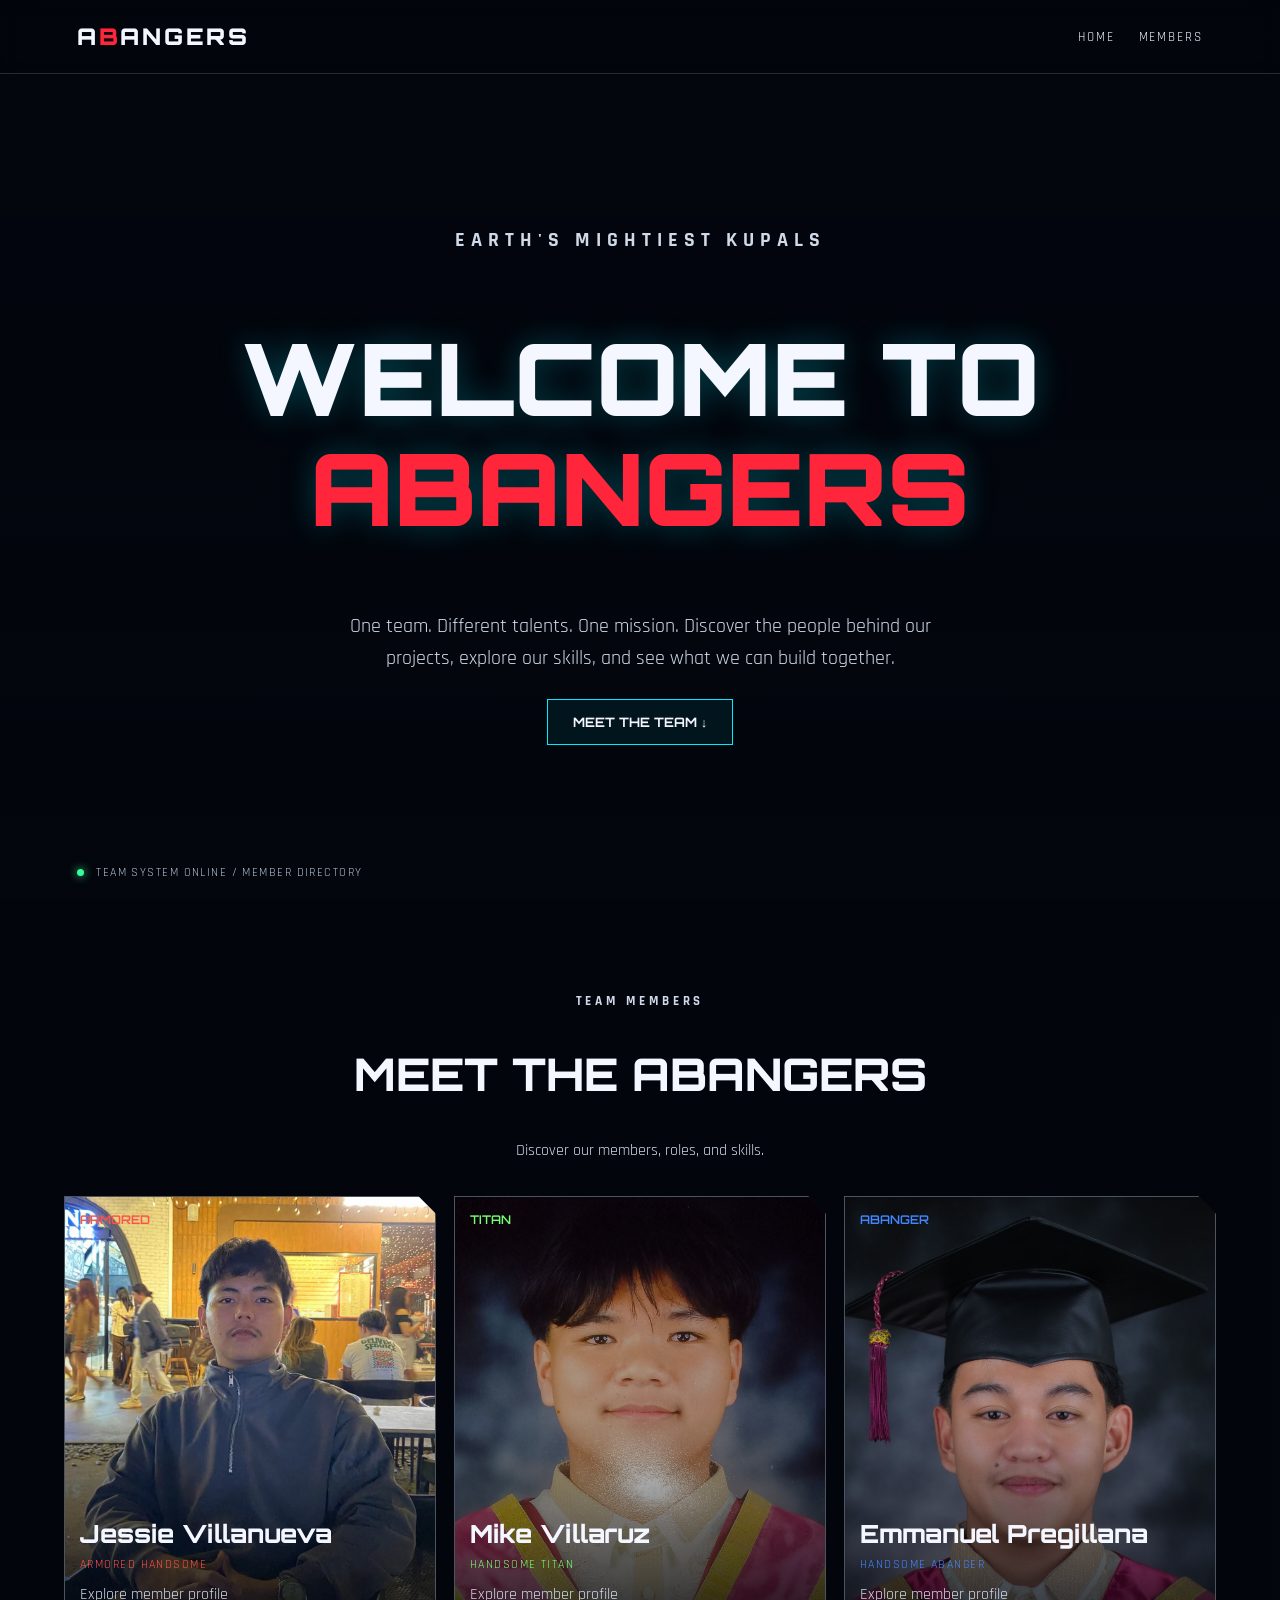
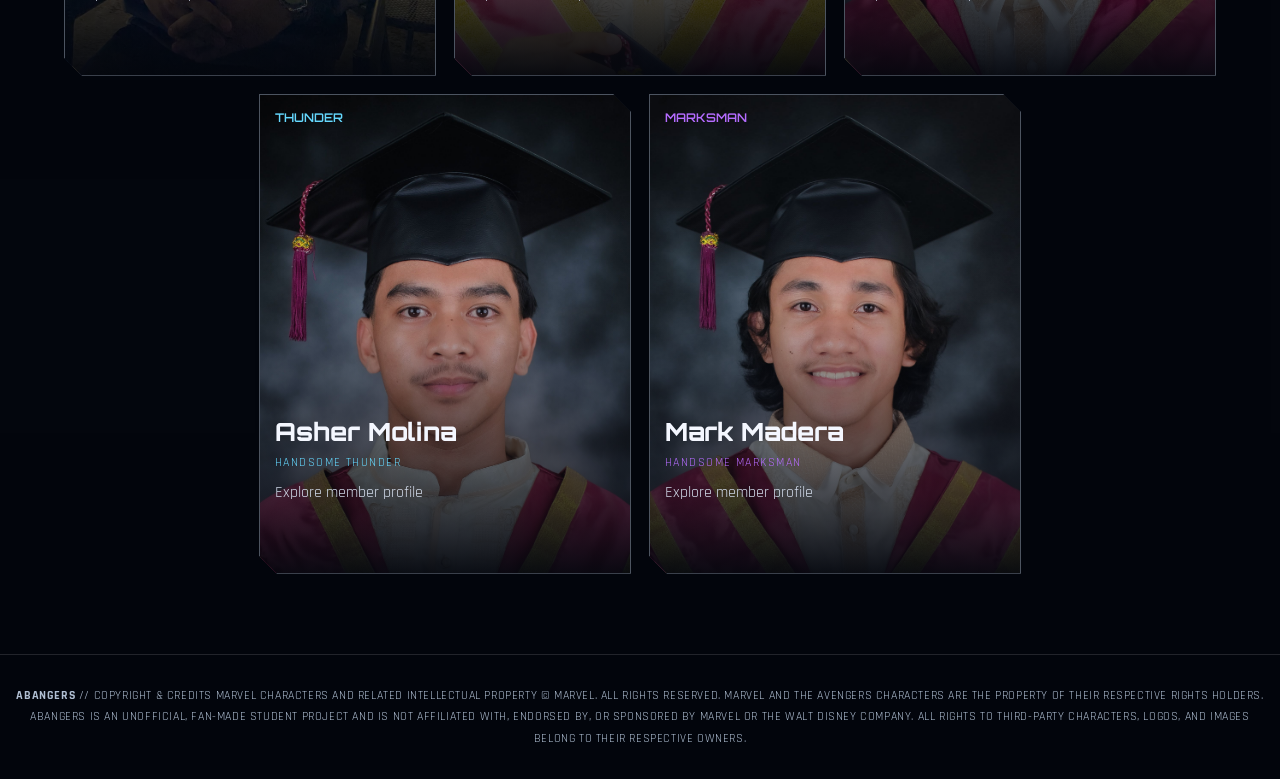
<file: index.html>
<!DOCTYPE html>
<html lang="en">
<head>
    <meta charset="UTF-8">
    <meta name="viewport" content="width=device-width, initial-scale=1.0">
    <title>ABANGERS | TEAM PORTFOLIO</title>
    <link rel="stylesheet" href="MAINCSS.css">
</head>
<body>

    <div class="video-background">
        <video autoplay muted loop playsinline>
            <source src="Abangers.mp4" type="video/mp4">
            Your browser does not support HTML video.
        </video>
    </div>

    <div class="background-overlay"></div>

    <div id="intro">
        <div class="intro-ring">
            <img
                src="LOGO.webp"
                alt="Avengers emblem"
                class="avengers-logo"
            >
        </div>

        <h1 class="intro-title">ABANGERS</h1>
        <p class="intro-sub">ASSEMBLE</p>
    </div>

    <header id="home">
        <div class="scanlines"></div>

        <nav>
            <a class="brand" href="#home">A<span>B</span>ANGERS</a>

            <div class="nav-links">
                <a href="#home">HOME</a>
                <a href="#roster">MEMBERS</a>
            </div>
        </nav>

        <div class="hero">
            <p class="kicker">EARTH'S MIGHTIEST KUPALS</p>

            <h1>WELCOME TO<br><span>ABANGERS</span></h1>

            <p>
                One team. Different talents. One mission.
                Discover the people behind our projects,
                explore our skills, and see what we can build together.
            </p>

            <a class="cta" href="#roster">MEET THE TEAM ↓</a>
        </div>

        <div class="status">
            <i></i> TEAM SYSTEM ONLINE / MEMBER DIRECTORY
        </div>
    </header>

    <main>
        <section id="roster">
            <div class="section-head">
                <p class="kicker">TEAM MEMBERS</p>
                <h2>MEET THE ABANGERS</h2>
                <p>Discover our members, roles, and skills.</p>
            </div>

            <div class="roster">

                <!-- IRON MAN -->
                <a class="card" href="JESSIE_IRONMAN.html"
                   style="--accent:#ff5148">
                    <img class="main"
                         src="Jessie.jpg"
                         alt="Iron Man">
                    <img class="alt"
                         src="Ironman.jpeg"
                         alt="Iron Man alternate image">

                    <div class="num">ARMORED</div>

                    <div class="info">
                        <h3>Jessie Villanueva</h3>
                        <div class="role">ARMORED HANDSOME</div>
                        <div class="hint">Explore member profile</div>
                        <span class="select">EXPLORE PROFILE ↗</span>
                    </div>
                </a>
                
                <a class="card" href="MIKE_HULK.html"
                   style="--accent:#74ff72">
                    <img class="main"
                         src="Mike.jpg"
                         alt="Hulk">
                    <img class="alt"
                         src="Hulk.jpeg"
                         alt="Hulk alternate image">

                    <div class="num">TITAN</div>

                    <div class="info">
                        <h3>Mike Villaruz</h3>
                        <div class="role">HANDSOME TITAN</div>
                        <div class="hint">Explore member profile</div>
                        <span class="select">EXPLORE PROFILE ↗</span>
                    </div>
                </a>

                <a class="card" href="EMMAN_CAPTAINAMERICA.html"
                   style="--accent:#4287ff">
                    <img class="main"
                         src="Emman.jpg"
                         alt="Captain America">
                    <img class="alt"
                         src="Captainamerica.jpeg"
                         alt="Captain America alternate image">

                    <div class="num">ABANGER</div>

                    <div class="info">
                        <h3>Emmanuel Pregillana</h3>
                        <div class="role">HANDSOME ABANGER</div>
                        <div class="hint">Explore member profile</div>
                        <span class="select">EXPLORE PROFILE ↗</span>
                    </div>
                </a>
                
                <a class="card" href="ASHER_THOR.html"
                   style="--accent:#65d9ff">
                    <img class="main"
                         src="Asher.jpg"
                         alt="Thor">
                    <img class="alt"
                         src="Thor.jpeg"
                         alt="Thor alternate image">

                    <div class="num">THUNDER</div>

                    <div class="info">
                        <h3>Asher Molina</h3>
                        <div class="role">HANDSOME THUNDER</div>
                        <div class="hint">Explore member profile</div>
                        <span class="select">EXPLORE PROFILE ↗</span>
                    </div>
                </a>
                
                <a class="card" href="MARK_HAWKEYE.html"
                   style="--accent:#b56cff">
                    <img class="main"
                         src="Mark.jpg"
                         alt="Hawkeye">
                    <img class="alt"
                         src="Hawkeye.jpeg"
                         alt="Hawkeye alternate image">

                    <div class="num">MARKSMAN</div>

                    <div class="info">
                        <h3>Mark Madera</h3>
                        <div class="role">HANDSOME MARKSMAN</div>
                        <div class="hint">Explore member profile</div>
                        <span class="select">EXPLORE PROFILE ↗</span>
                    </div>
                </a>

            </div>
        </section>
    </main>
    
    <footer>
        <strong>ABANGERS</strong> //
        COPYRIGHT &amp; CREDITS
        MARVEL CHARACTERS AND RELATED INTELLECTUAL PROPERTY
        © MARVEL. ALL RIGHTS RESERVED.
        MARVEL AND THE AVENGERS CHARACTERS ARE THE PROPERTY OF THEIR RESPECTIVE RIGHTS HOLDERS.
        ABANGERS IS AN UNOFFICIAL, FAN-MADE STUDENT PROJECT AND IS NOT AFFILIATED WITH, ENDORSED BY, OR SPONSORED BY MARVEL OR THE WALT DISNEY COMPANY.
        ALL RIGHTS TO THIRD-PARTY CHARACTERS, LOGOS, AND IMAGES BELONG TO THEIR RESPECTIVE OWNERS.
    </footer>

</body>
</html>
</file>
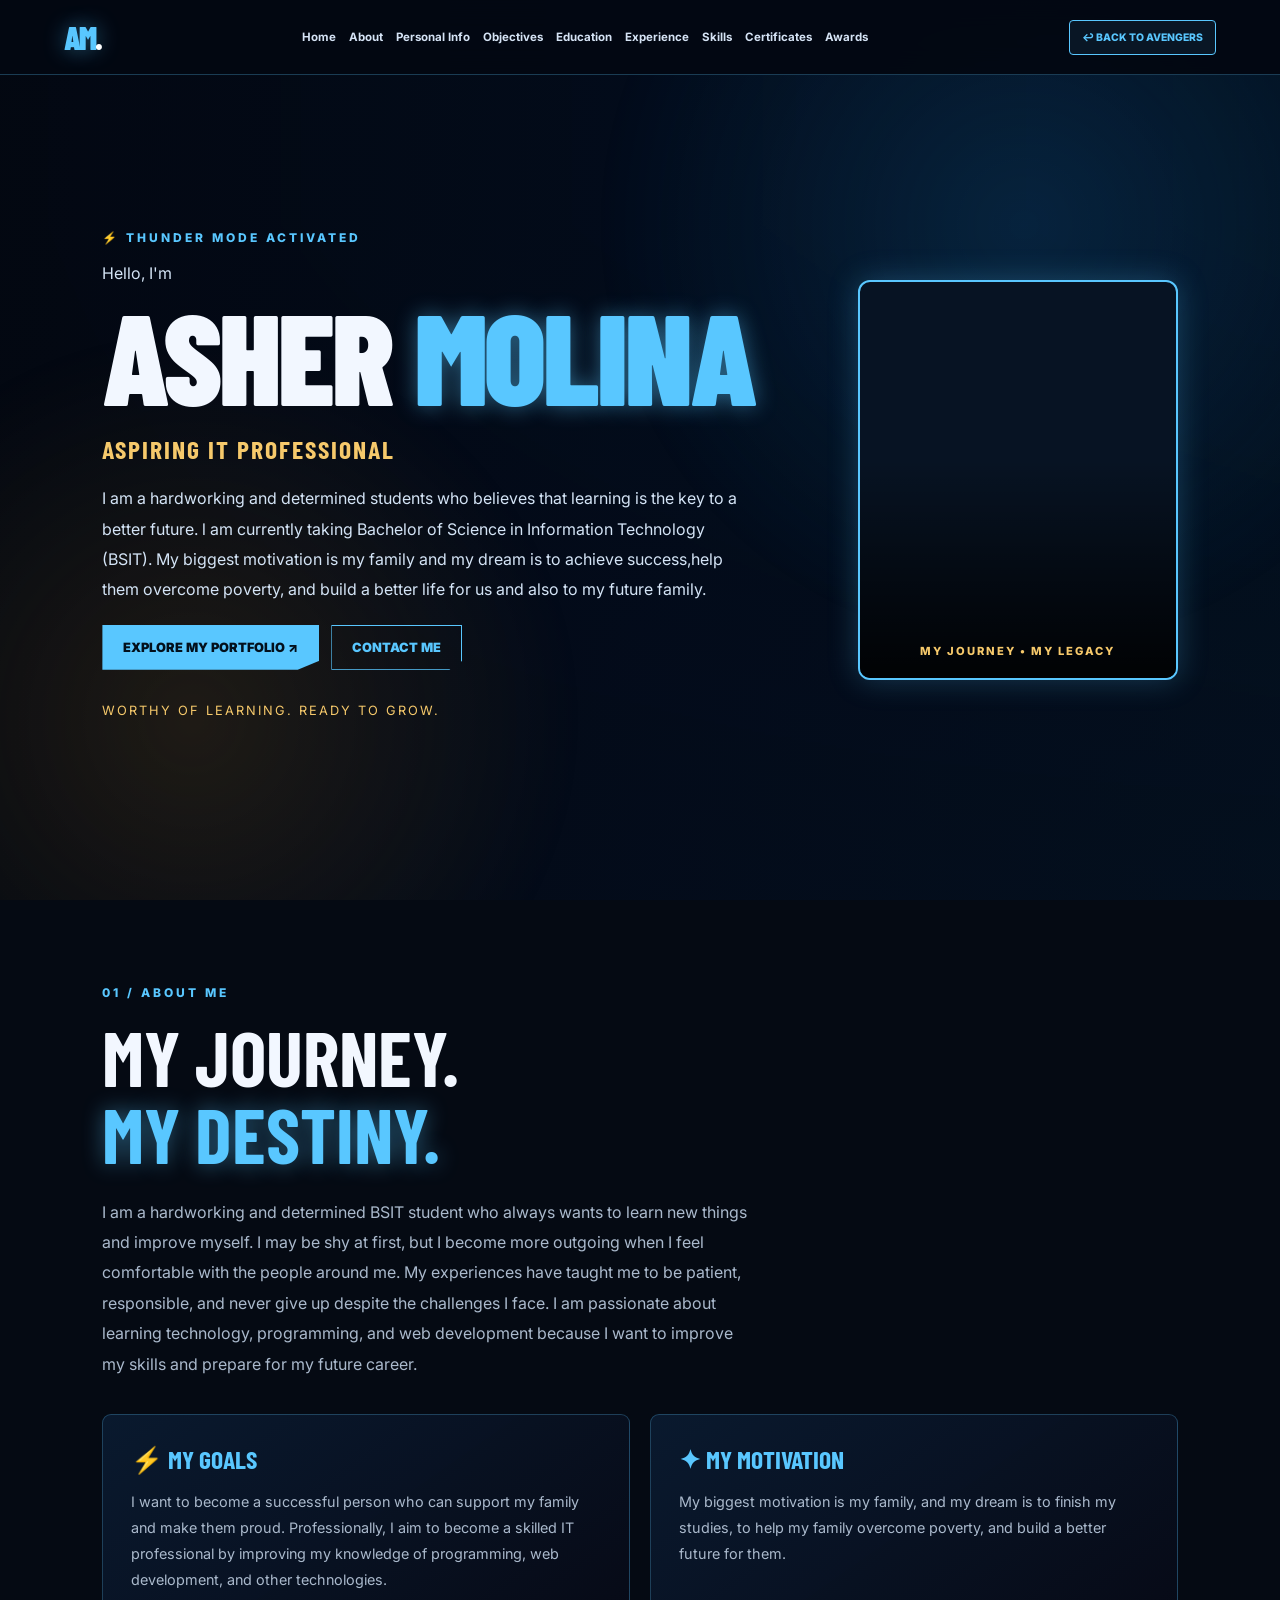
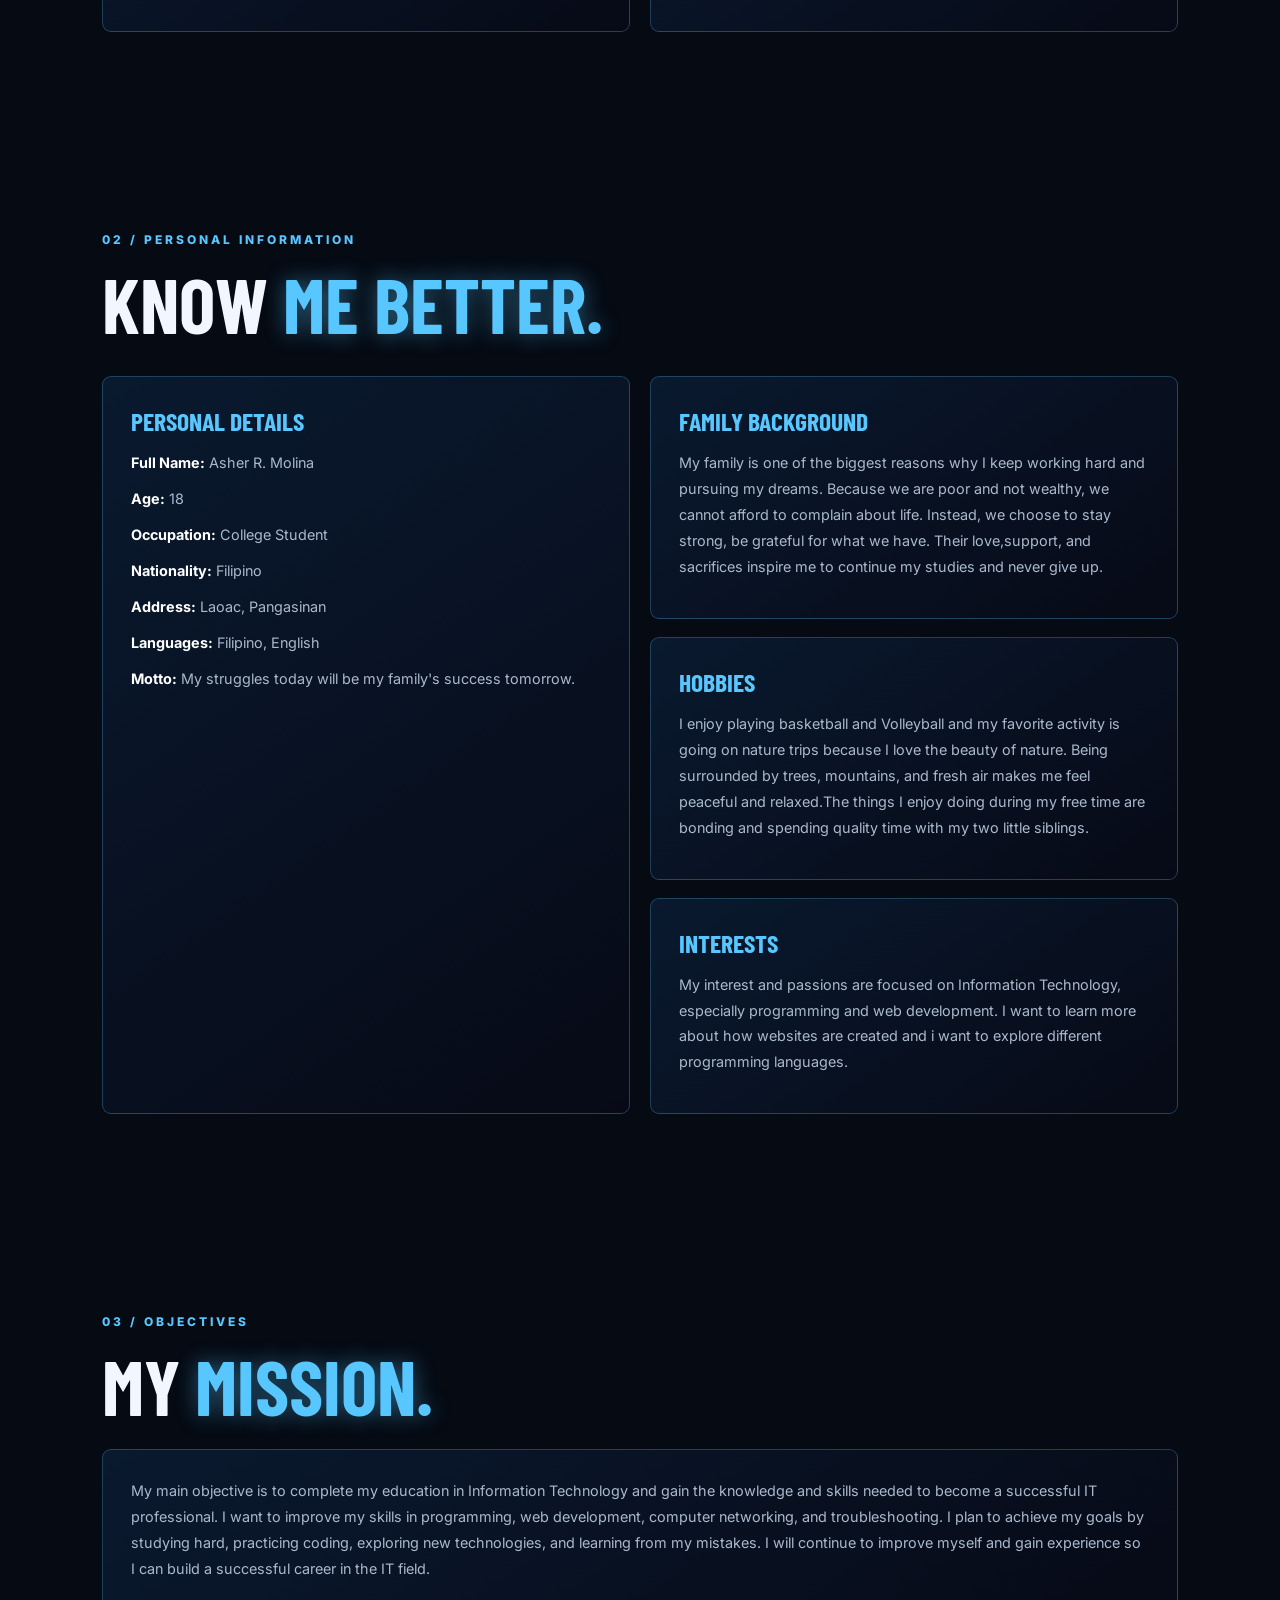
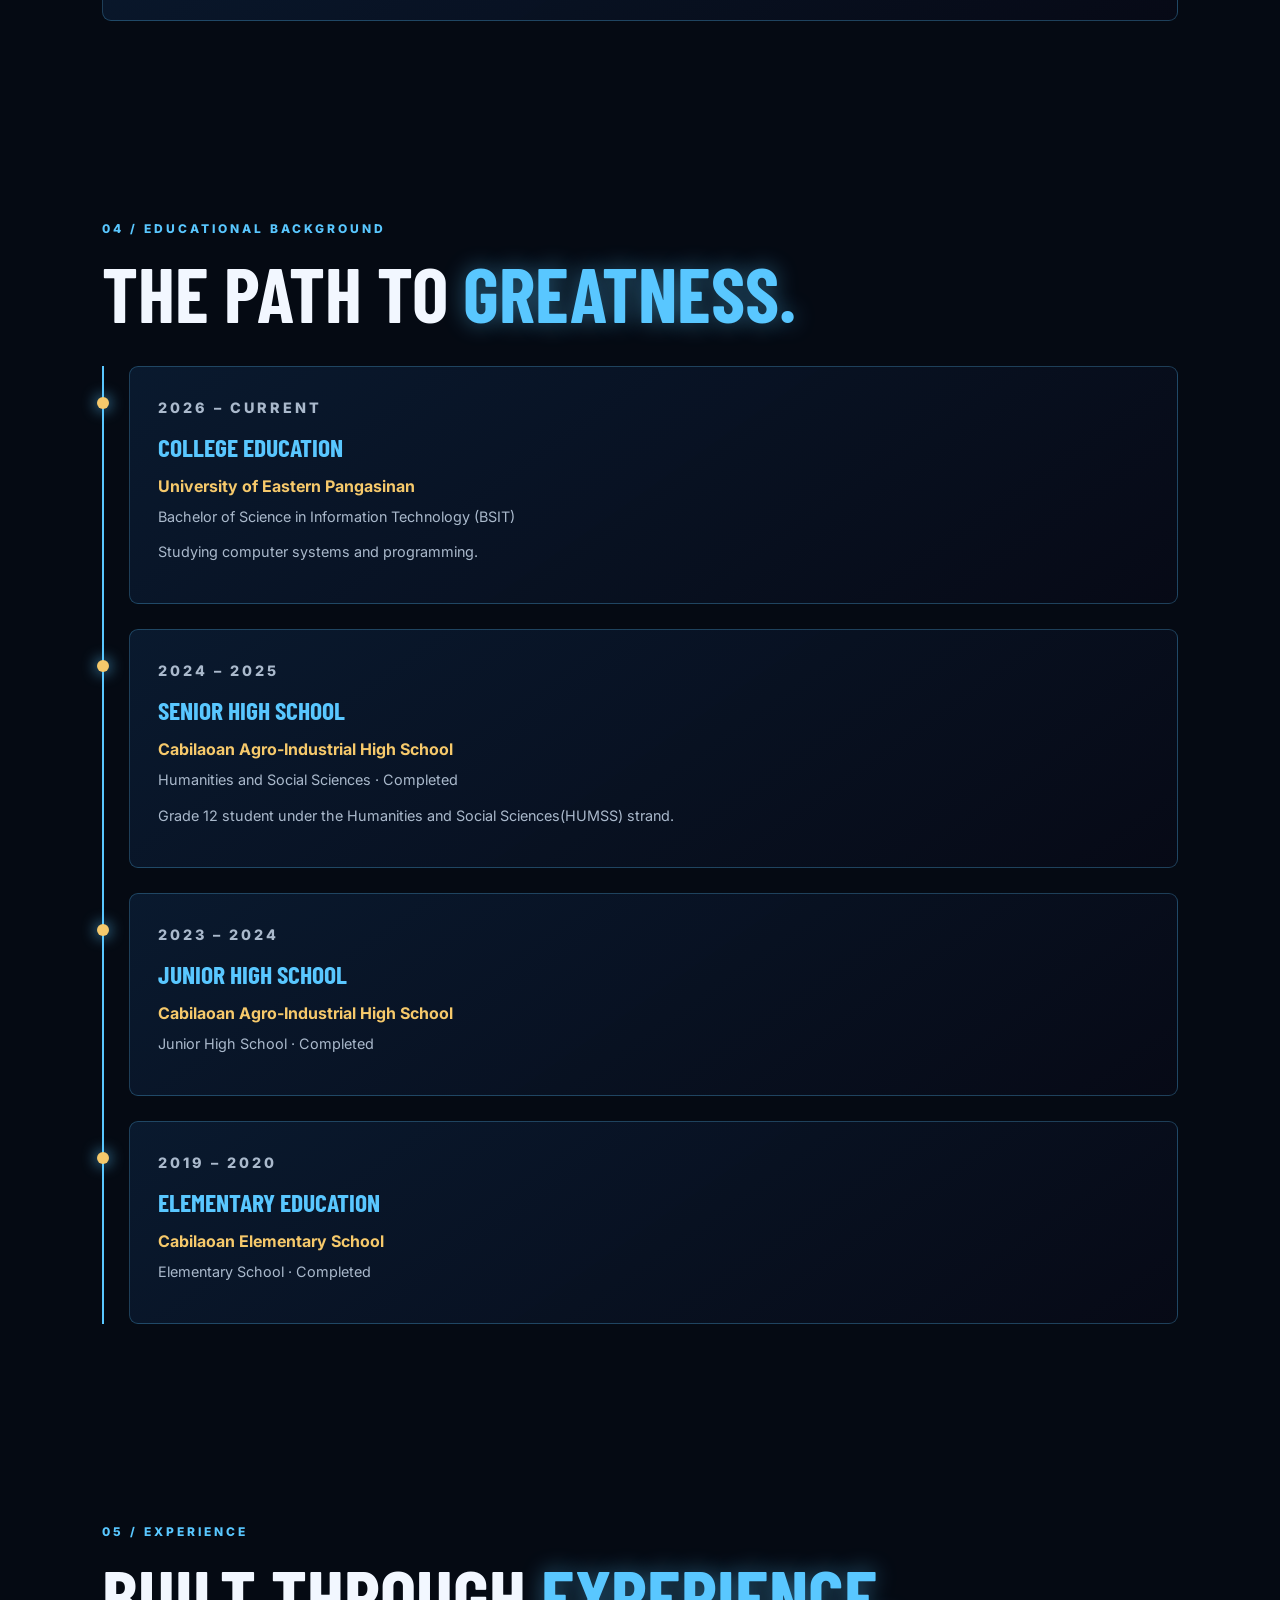
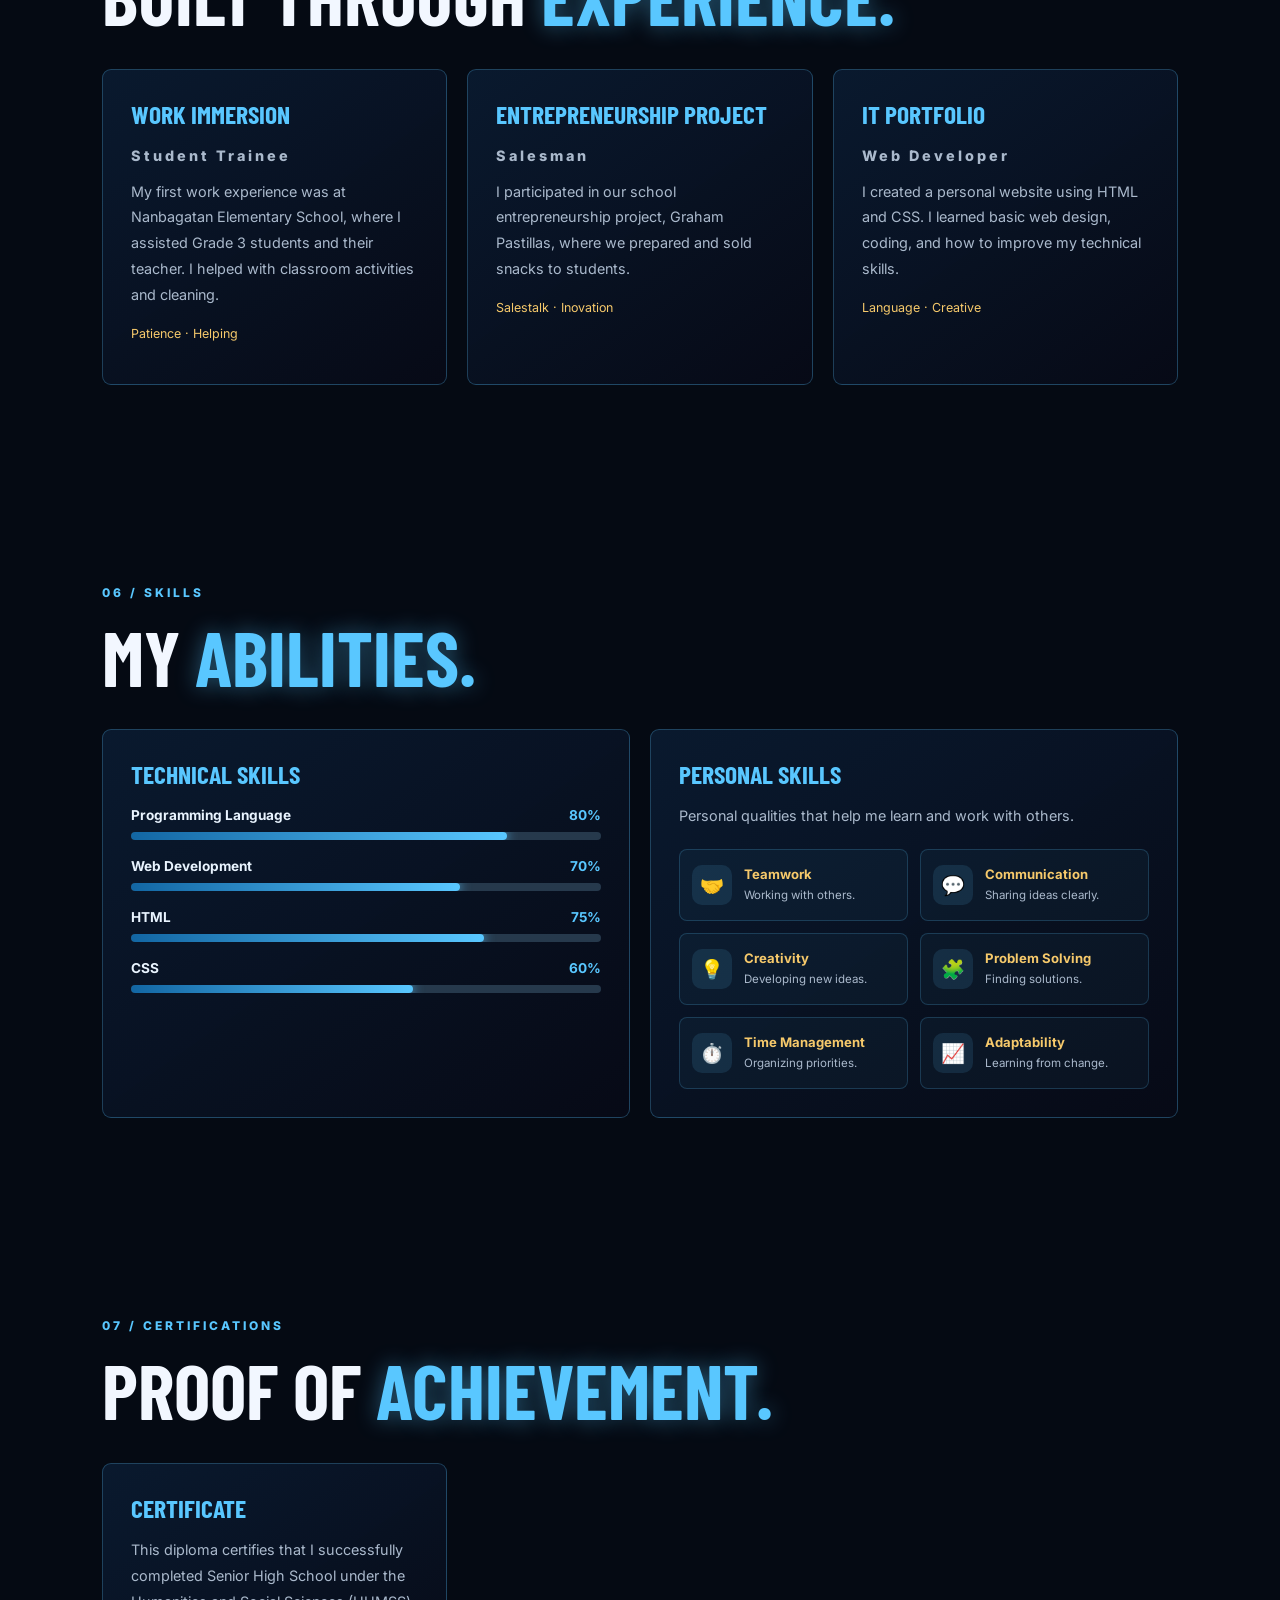
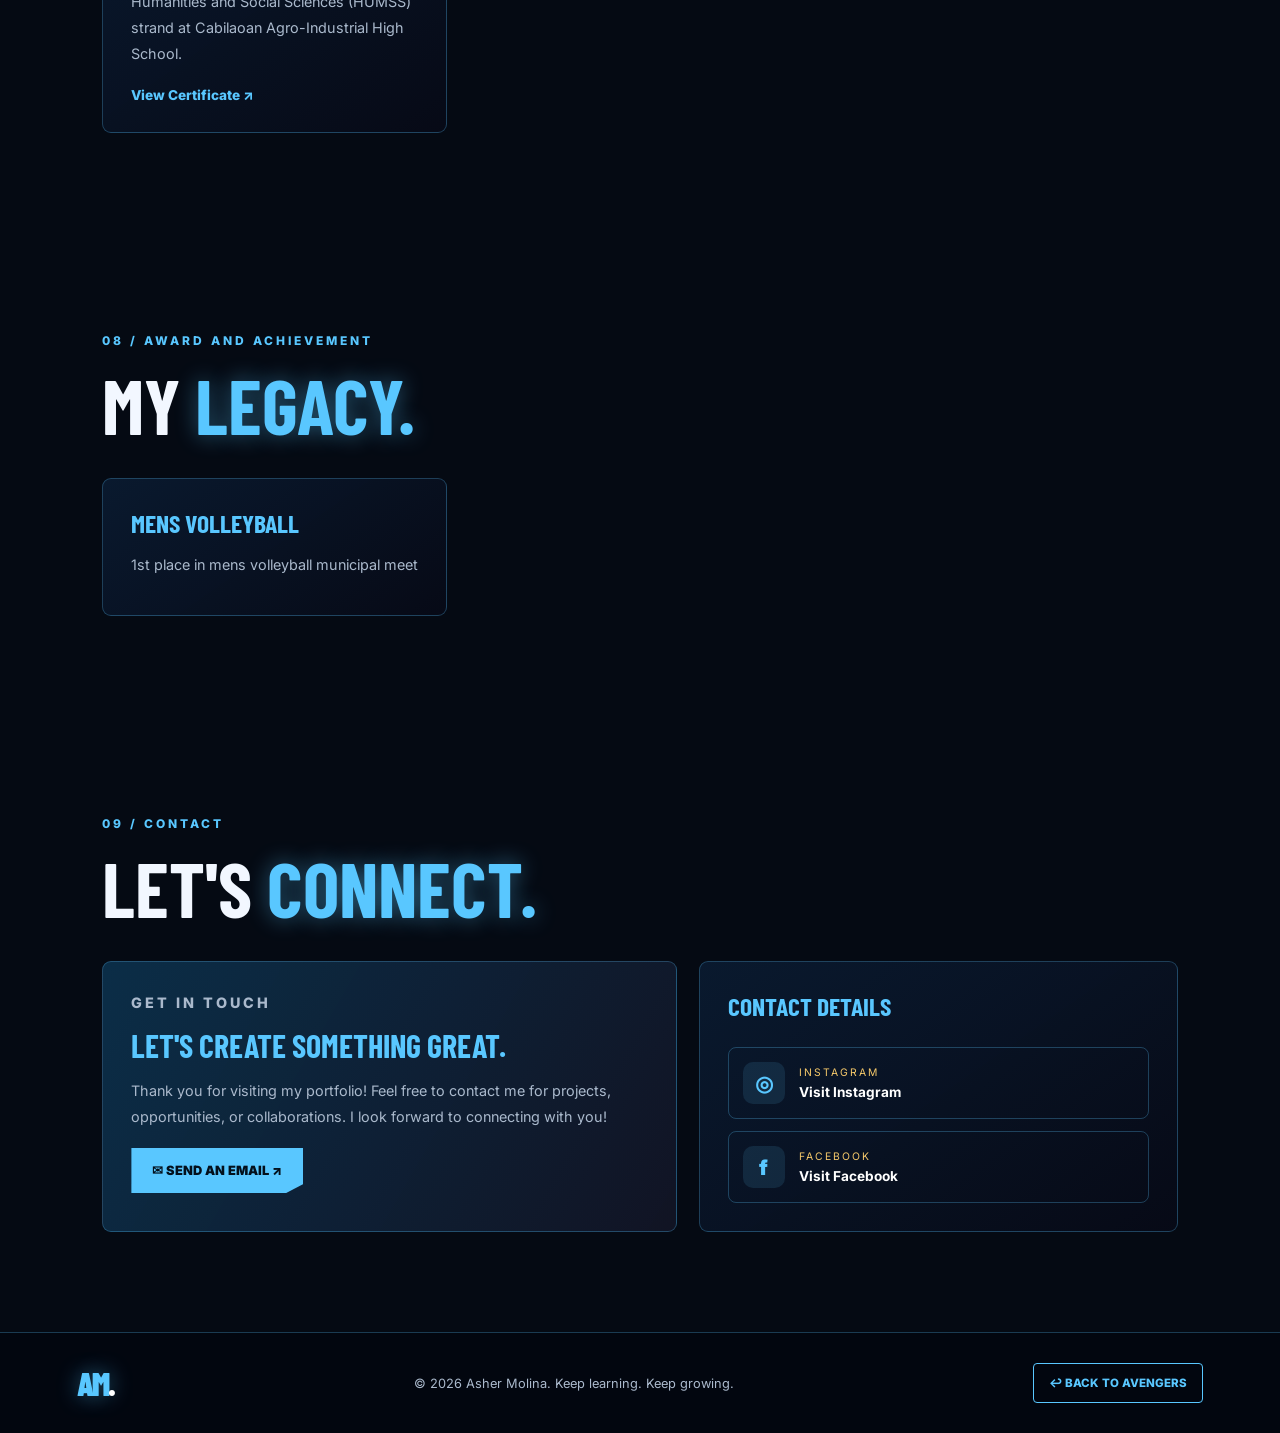
<file: ASHER_THOR.html>
<!DOCTYPE html>
<html lang="en">
<head>
  <meta charset="UTF-8">
  <meta name="viewport" content="width=device-width, initial-scale=1.0">
  <title>Asher Molina | Thor</title>
  <link rel="stylesheet" href="ASHER_THOR.css">
</head>
<body>

  <video class="video-bg" autoplay muted loop playsinline>
    <source src="Thor.mp4" type="video/mp4">
  </video>
  <div class="overlay"></div>

  <header>
    <a href="#home" class="logo"><span>AM</span>.</a>

    <input type="checkbox" id="menu">
    <label for="menu" class="menu-icon">☰</label>

    <nav>
      <a href="#home">Home</a>
      <a href="#about">About</a>
      <a href="#personal">Personal Info</a>
      <a href="#objectives">Objectives</a>
      <a href="#education">Education</a>
      <a href="#experience">Experience</a>
      <a href="#skills">Skills</a>
      <a href="#certificates">Certificates</a>
      <a href="#awards">Awards</a>
    </nav>

    <a href="index.html" class="back-main back-main-top">
      ↩ BACK TO AVENGERS
    </a>
  </header>

  <main>

    <section id="home" class="hero">
      <div class="hero-content">
        <p class="tag">⚡ THUNDER MODE ACTIVATED</p>

        <p>Hello, I'm</p>
        <h1>ASHER <span>MOLINA</span></h1>
        <h2>Aspiring IT Professional</h2>

        <p class="description">
          I am a hardworking and determined students who believes
          that learning is the key to a better future.
          l am currently taking Bachelor of Science in Information
          Technology (BSIT). My biggest motivation is my family and my dream is 
          to achieve success,help them overcome poverty, and 
          build a better life for us and also to my future family.
        </p>

        <a href="#about" class="btn">EXPLORE MY PORTFOLIO ↗</a>
        <a href="#contact" class="btn btn-outline">CONTACT ME</a>

        <p class="motto">WORTHY OF LEARNING. READY TO GROW.</p>
      </div>

      <div class="image-transition">
        <img src="Asher.jpg" alt="My first photo">
        <img src="Asher1.jpg" alt="My second photo">
        <div class="photo-label">MY JOURNEY • MY LEGACY</div>
      </div>
    </section>

    <section id="about" class="section">
      <p class="tag">01 / ABOUT ME</p>
      <h2>MY JOURNEY.<br><span>MY DESTINY.</span></h2>

      <p class="section-text">
        I am a hardworking and determined BSIT student who always wants to 
        learn new things and improve myself. I may be shy at first, but I 
        become more outgoing when I feel comfortable with the people around me.
        My experiences have taught me to be patient, responsible, and never give 
        up despite the challenges I face. I am passionate about learning technology,
        programming, and web development because I want to improve my skills and 
        prepare for my future career.
      </p>

      <div class="grid two">
        <article class="card">
          <h3>⚡ My Goals</h3>
          <p>
            I want to become a successful person who can support 
            my family and make them proud. Professionally, I aim
            to become a skilled IT professional by improving my
            knowledge of programming, web development, and other technologies. 
          </p>
        </article>

        <article class="card">
          <h3>✦ My Motivation</h3>
          <p>
          My biggest motivation is my family, and my
        dream is to finish my studies, to help my family
         overcome poverty, and build a better future for them.
          </p>
        </article>
      </div>
    </section>

    <section id="personal" class="section">
      <p class="tag">02 / PERSONAL INFORMATION</p>
      <h2>KNOW <span>ME BETTER.</span></h2>

      <div class="grid two">
        <article class="card">
          <h3>Personal Details</h3>
          <p><b>Full Name:</b> Asher R. Molina</p>
          <p><b>Age:</b> 18</p>
          <p><b>Occupation:</b> College Student</p>
          <p><b>Nationality:</b> Filipino</p>
          <p><b>Address:</b> Laoac, Pangasinan</p>
          <p><b>Languages:</b> Filipino, English</p>
          <p><b>Motto:</b> My struggles today will be my family's success tomorrow.</p>
        </article>

        <div class="stack">
          <article class="card">
            <h3>Family Background</h3>
            <p>
              My family is one of the biggest reasons 
              why I keep working hard and pursuing my dreams.
              Because we are poor and not wealthy, we cannot
              afford to complain about life. Instead, we choose
              to stay strong, be grateful for what we have. Their
              love,support, and sacrifices inspire me to continue
              my studies and never give up.
            </p>
          </article>

          <article class="card">
            <h3>Hobbies</h3>
            <p>
              I enjoy playing basketball and Volleyball
              and my favorite activity is going on nature trips
              because I love the beauty of nature. Being surrounded 
              by trees, mountains, and fresh air makes me feel peaceful 
              and relaxed.The things I enjoy doing during my free time
              are bonding and spending quality time with my two little siblings.
              
            </p>
          </article>

          <article class="card">
            <h3>Interests</h3>
            <p>
              My interest and passions are focused on Information Technology,
              especially programming and web development. I want to learn more 
              about how websites are created and i want to explore different
              programming languages.
            </p>
          </article>
        </div>
      </div>
    </section>

    <section id="objectives" class="section">
      <p class="tag">03 / OBJECTIVES</p>
      <h2>MY <span>MISSION.</span></h2>

      <article class="card">
        <p>
          My main objective is to complete my education in Information Technology
          and gain the knowledge and skills needed to become a successful IT professional.
          I want to improve my skills in programming, web development, computer networking,
          and troubleshooting. I plan to achieve my goals by studying hard, practicing coding, 
          exploring new technologies, and learning from my mistakes. I will continue to improve
          myself and gain experience so I can build a successful career in the IT field.
        </p>
      </article>
    </section>

    <section id="education" class="section">
      <p class="tag">04 / EDUCATIONAL BACKGROUND</p>
      <h2>THE PATH TO <span>GREATNESS.</span></h2>

      <div class="timeline">
        <article class="card">
          <p class="tag">2026 – CURRENT</p>
          <h3>College Education</h3>
          <h4>University of Eastern Pangasinan</h4>
          <p>Bachelor of Science in Information Technology (BSIT)</p>
          <p>Studying computer systems and programming.</p>
        </article>

        <article class="card">
          <p class="tag">2024 – 2025</p>
          <h3>Senior High School</h3>
          <h4>Cabilaoan Agro-Industrial High School</h4>
          <p>Humanities and Social Sciences · Completed</p>
          <p>Grade 12 student under the Humanities and Social Sciences(HUMSS) strand.</p>
        </article>

        <article class="card">
          <p class="tag">2023 – 2024</p>
          <h3>Junior High School</h3>
          <h4>Cabilaoan Agro-Industrial High School</h4>
          <p>Junior High School · Completed</p>
        </article>

        <article class="card">
          <p class="tag">2019 – 2020</p>
          <h3>Elementary Education</h3>
          <h4>Cabilaoan Elementary School</h4>
          <p>Elementary School · Completed</p>
        </article>
      </div>
    </section>

    <section id="experience" class="section">
      <p class="tag">05 / EXPERIENCE</p>
      <h2>BUILT THROUGH <span>EXPERIENCE.</span></h2>

      <div class="grid three">
        <article class="card">
          <h3>WORK IMMERSION</h3>
          <p class="tag">Student Trainee</p>
          <p>
            My first work experience was at Nanbagatan Elementary School, where I assisted Grade 3 students
            and their teacher. I helped with classroom activities and cleaning.
          </p>
          <p class="skill-tags">Patience · Helping</p>
        </article>

        <article class="card">
          <h3>ENTREPRENEURSHIP PROJECT</h3>
          <p class="tag">Salesman</p>
          <p>
            I participated in our school entrepreneurship project, Graham Pastillas, where we prepared and
            sold snacks to students. 
          </p>
          <p class="skill-tags">Salestalk · Inovation</p>
        </article>

        <article class="card">
          <h3>IT PORTFOLIO</h3>
          <p class="tag">Web Developer</p>
          <p>
           I created a personal website using HTML and CSS. I learned basic web design, coding,
            and how to improve my technical skills.
          </p>
          <p class="skill-tags">Language · Creative</p>
        </article>
      </div>
    </section>

    <section id="skills" class="section">
      <p class="tag">06 / SKILLS</p>
      <h2>MY <span>ABILITIES.</span></h2>

      <div class="grid two">
        <article class="card">
          <h3>Technical Skills</h3>

          <div class="skill-item">
            <div class="skill-heading">
              <span>Programming Language</span><span>80%</span>
            </div>
            <div class="bar"><span style="width:80%"></span></div>
          </div>

          <div class="skill-item">
            <div class="skill-heading">
              <span>Web Development</span><span>70%</span>
            </div>
            <div class="bar"><span style="width:70%"></span></div>
          </div>

          <div class="skill-item">
            <div class="skill-heading">
              <span>HTML</span><span>75%</span>
            </div>
            <div class="bar"><span style="width:75%"></span></div>
          </div>

          <div class="skill-item">
            <div class="skill-heading">
              <span>CSS</span><span>60%</span>
            </div>
            <div class="bar"><span style="width:60%"></span></div>
          </div>

          
        </article>

        <article class="card">
          <h3>Personal Skills</h3>
          <p class="skills-intro">
            Personal qualities that help me learn and work with others.
          </p>

          <div class="personal-skills">
            <div class="personal-skill">
              <span class="skill-icon">🤝</span>
              <div><h4>Teamwork</h4><p>Working with others.</p></div>
            </div>

            <div class="personal-skill">
              <span class="skill-icon">💬</span>
              <div><h4>Communication</h4><p>Sharing ideas clearly.</p></div>
            </div>

            <div class="personal-skill">
              <span class="skill-icon">💡</span>
              <div><h4>Creativity</h4><p>Developing new ideas.</p></div>
            </div>

            <div class="personal-skill">
              <span class="skill-icon">🧩</span>
              <div><h4>Problem Solving</h4><p>Finding solutions.</p></div>
            </div>

            <div class="personal-skill">
              <span class="skill-icon">⏱️</span>
              <div><h4>Time Management</h4><p>Organizing priorities.</p></div>
            </div>

            <div class="personal-skill">
              <span class="skill-icon">📈</span>
              <div><h4>Adaptability</h4><p>Learning from change.</p></div>
            </div>
          </div>
        </article>
      </div>
    </section>

    <section id="certificates" class="section">
      <p class="tag">07 / CERTIFICATIONS</p>
      <h2>PROOF OF <span>ACHIEVEMENT.</span></h2>

      <div class="grid three">
        <article class="card">
          <h3>Certificate</h3>
          <p>This diploma certifies that I successfully completed Senior High School
            under the Humanities and Social Sciences (HUMSS) strand at Cabilaoan
            Agro-Industrial High School.</p>
          <a href="DiplomaAsher.jpeg" class="text-link">View Certificate ↗</a>
        </article>
      </div>
    </section>

    <section id="awards" class="section">
      <p class="tag">08 / AWARD AND ACHIEVEMENT</p>
      <h2>MY <span>LEGACY.</span></h2>

      <div class="grid three">
        <article class="card">
          <h3>Mens Volleyball</h3>
          <p>1st place in mens volleyball municipal meet</p>
     
      </div>
    </section>

    <section id="contact" class="section">
      <p class="tag">09 / CONTACT</p>
      <h2>LET'S <span>CONNECT.</span></h2>

      <div class="contact-layout">
        <article class="card contact-card">
          <p class="tag">GET IN TOUCH</p>
          <h3>LET'S CREATE SOMETHING GREAT.</h3>
          <p>
            Thank you for visiting my portfolio! Feel free to contact me for projects, 
            opportunities, or collaborations. I look forward to connecting with you!
          </p>

          <a class="btn" href="ashermolina185@gmail.com">
            ✉ SEND AN EMAIL ↗
          </a>
        </article>

        <article class="card contact-details">
          <h3>CONTACT DETAILS</h3>

          <a href="https://www.instagram.com/"
             class="contact-link" target="_blank" rel="noopener">
            <span class="contact-icon">◎</span>
            <span><small>INSTAGRAM</small><strong>Visit Instagram</strong></span>
          </a>

          <a href="https://www.facebook.com/"
             class="contact-link" target="_blank" rel="noopener">
            <span class="contact-icon">f</span>
            <span><small>FACEBOOK</small><strong>Visit Facebook</strong></span>
          </a>
        </article>
      </div>
    </section>

  </main>

  <footer>
    <a href="#home" class="logo"><span>AM</span>.</a>

    <p>© 2026 Asher Molina. Keep learning. Keep growing.</p>

    <a href="index.html" class="back-main">
      ↩ BACK TO AVENGERS
    </a>
  </footer>

</body>
</html>
</file>
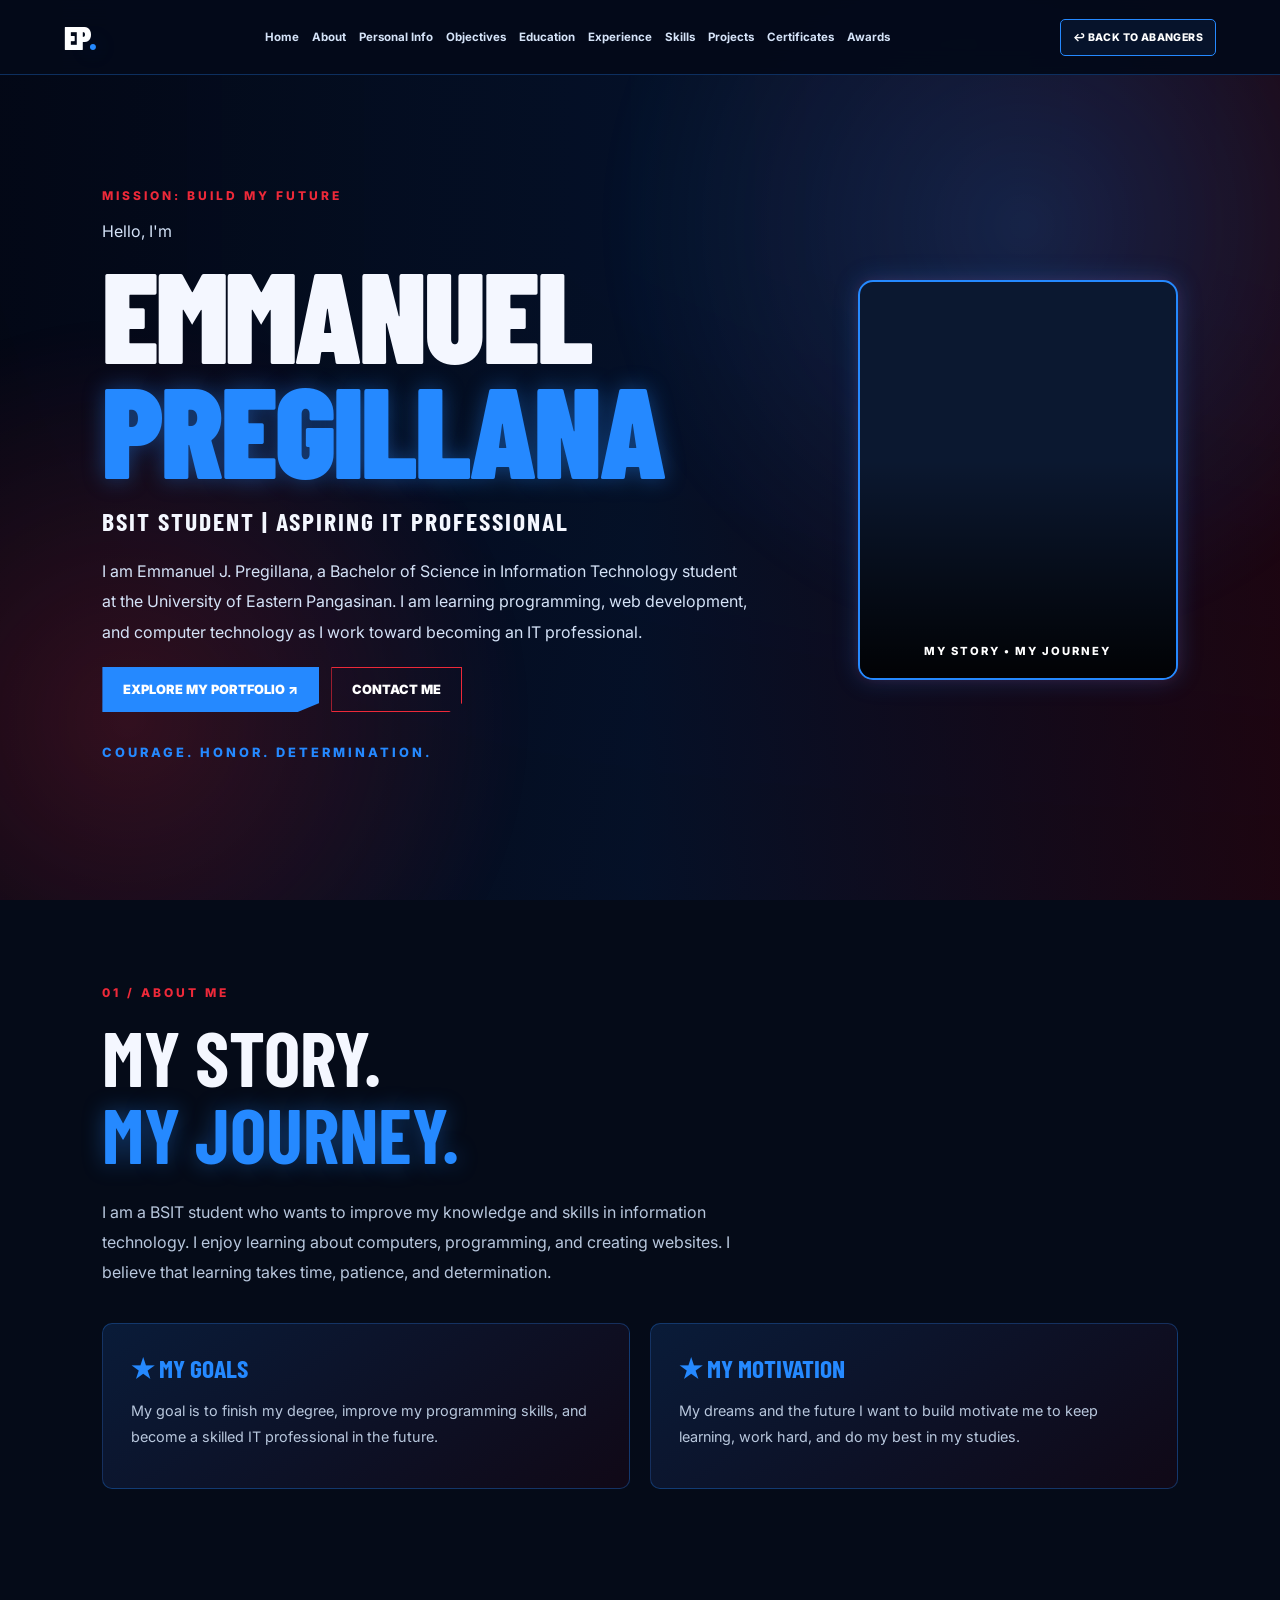
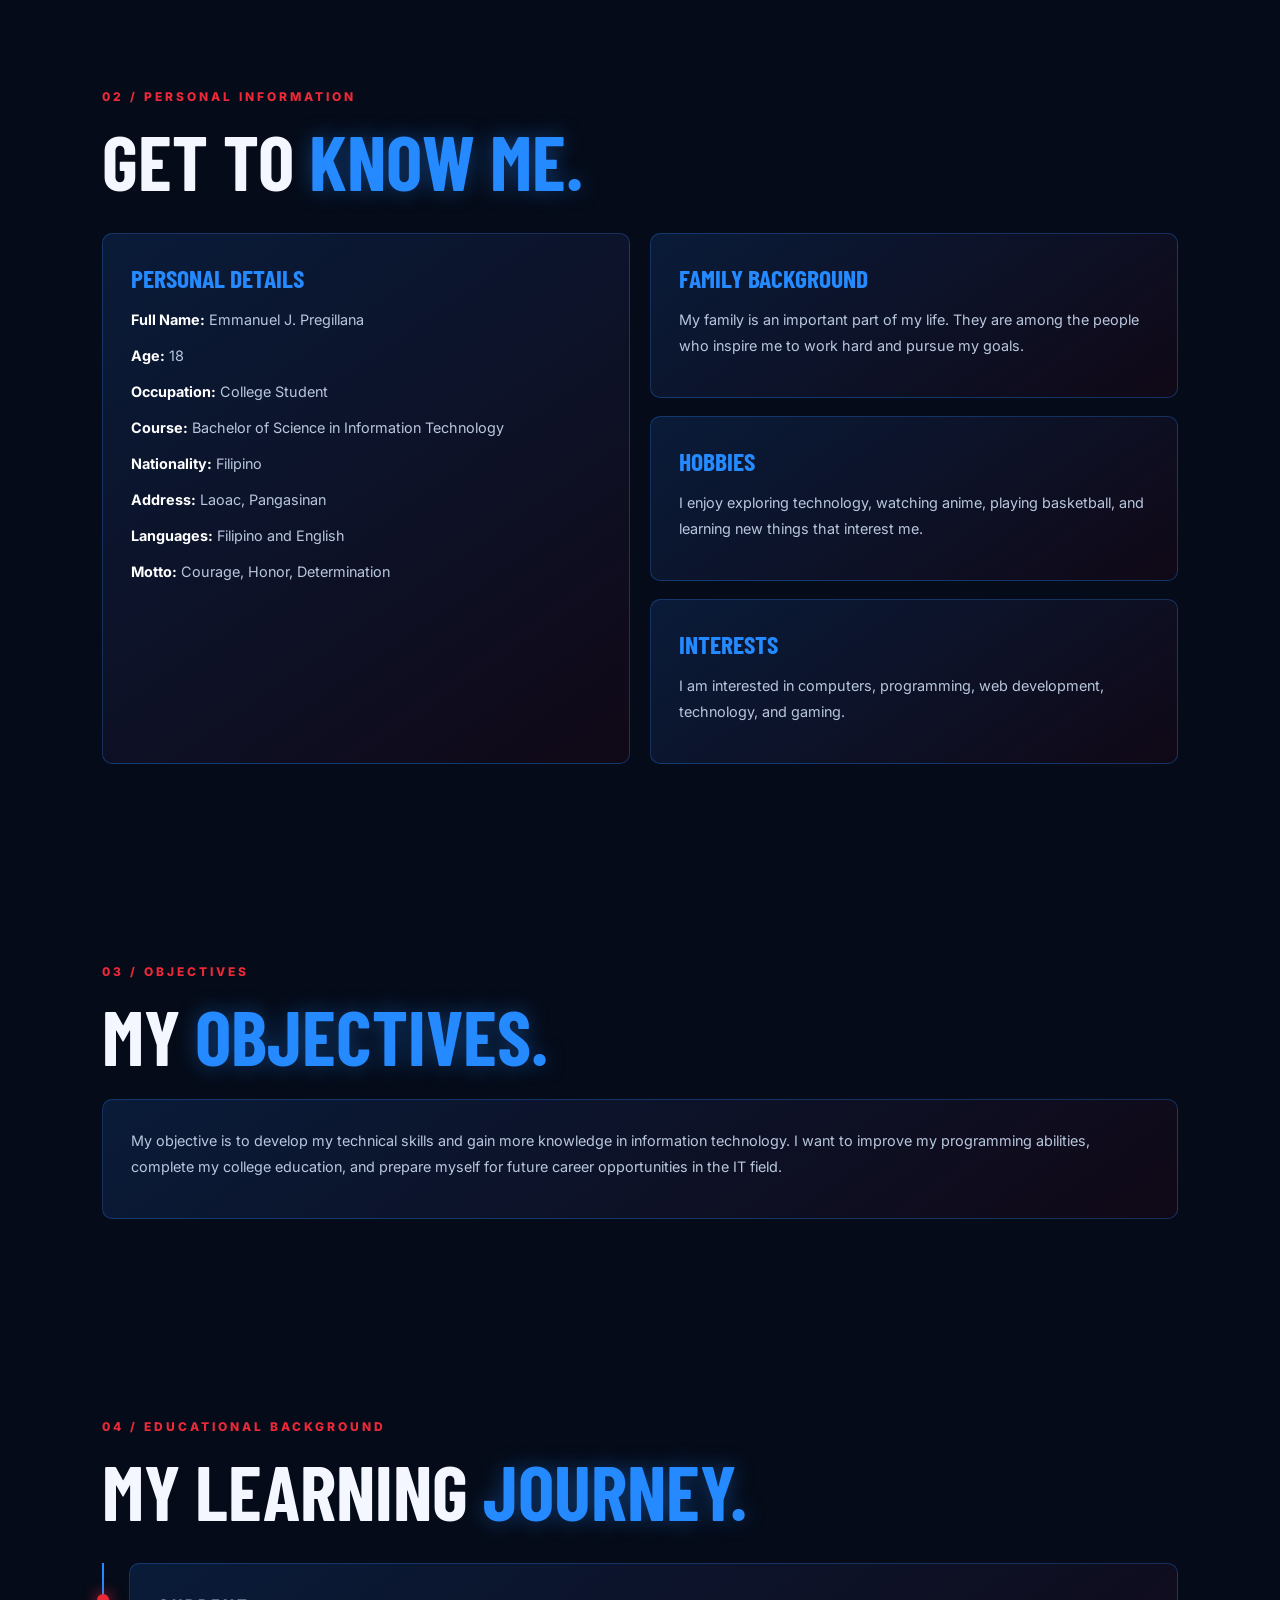
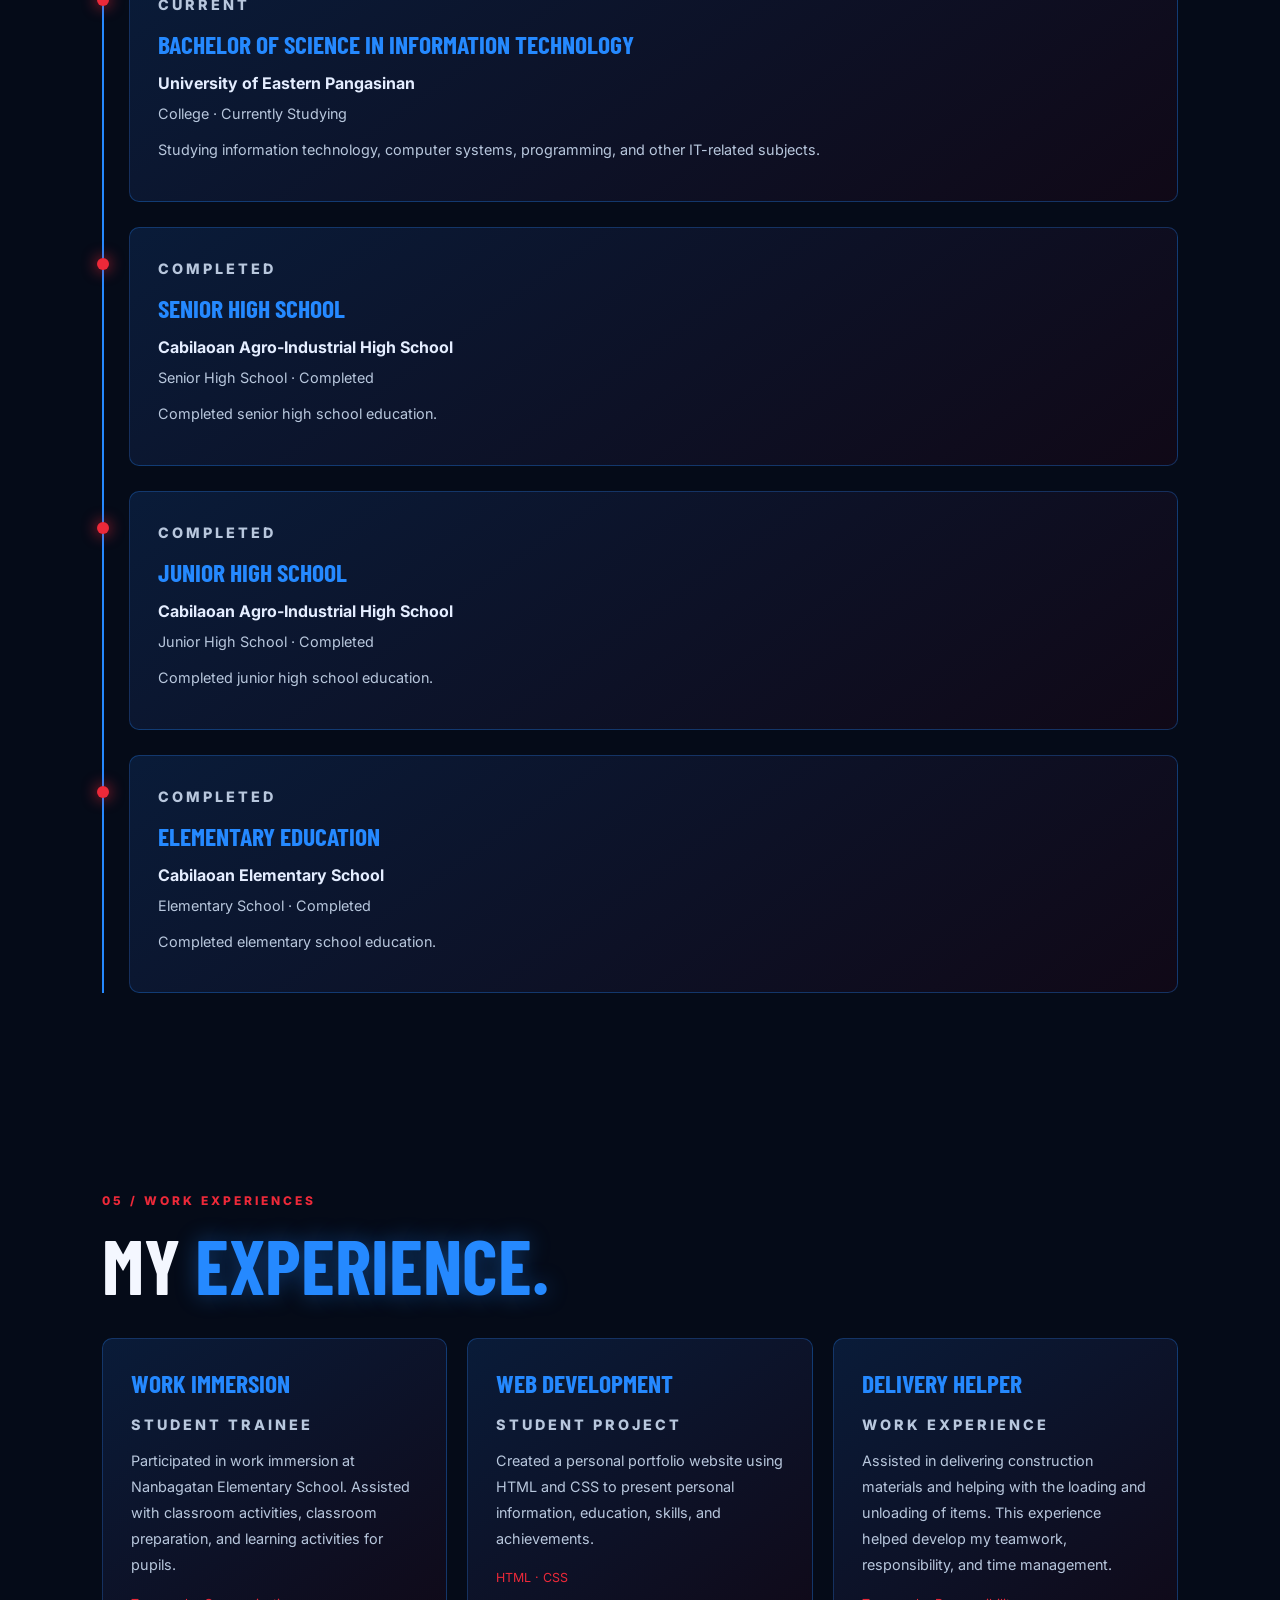
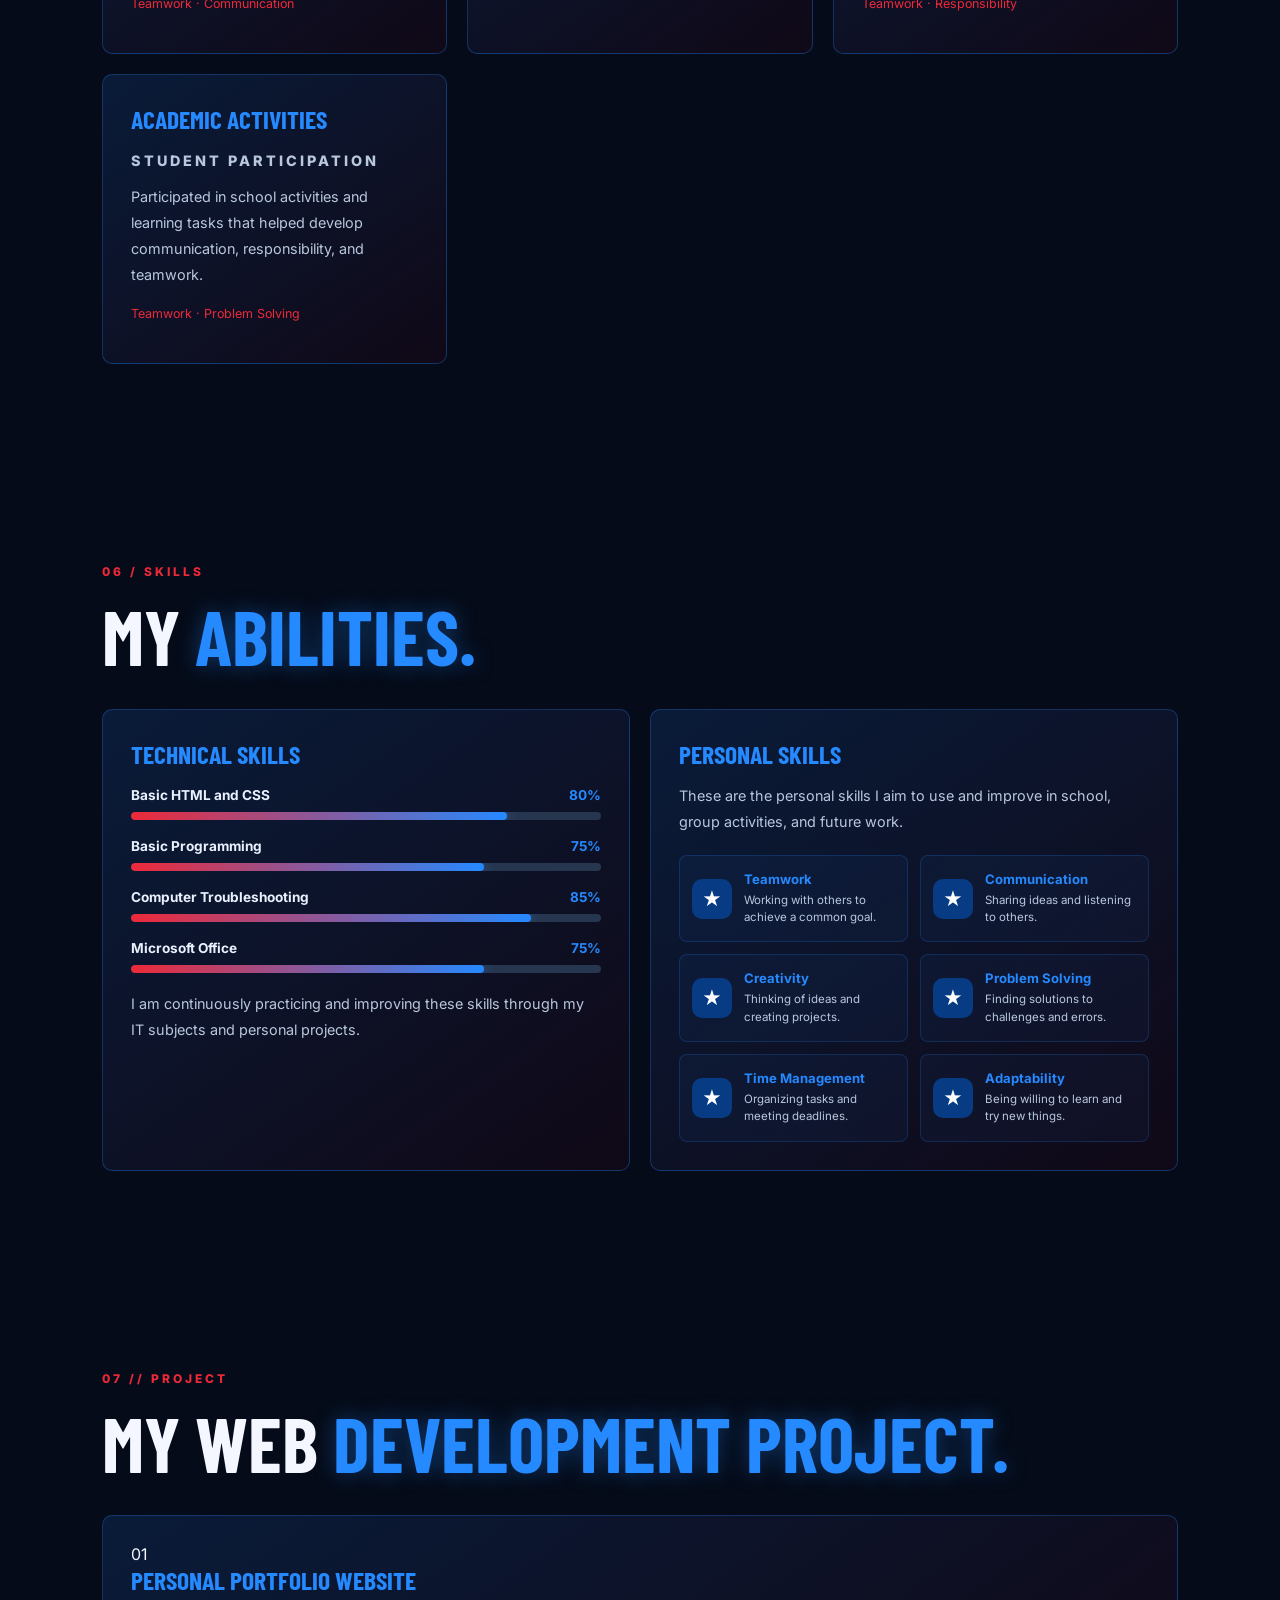
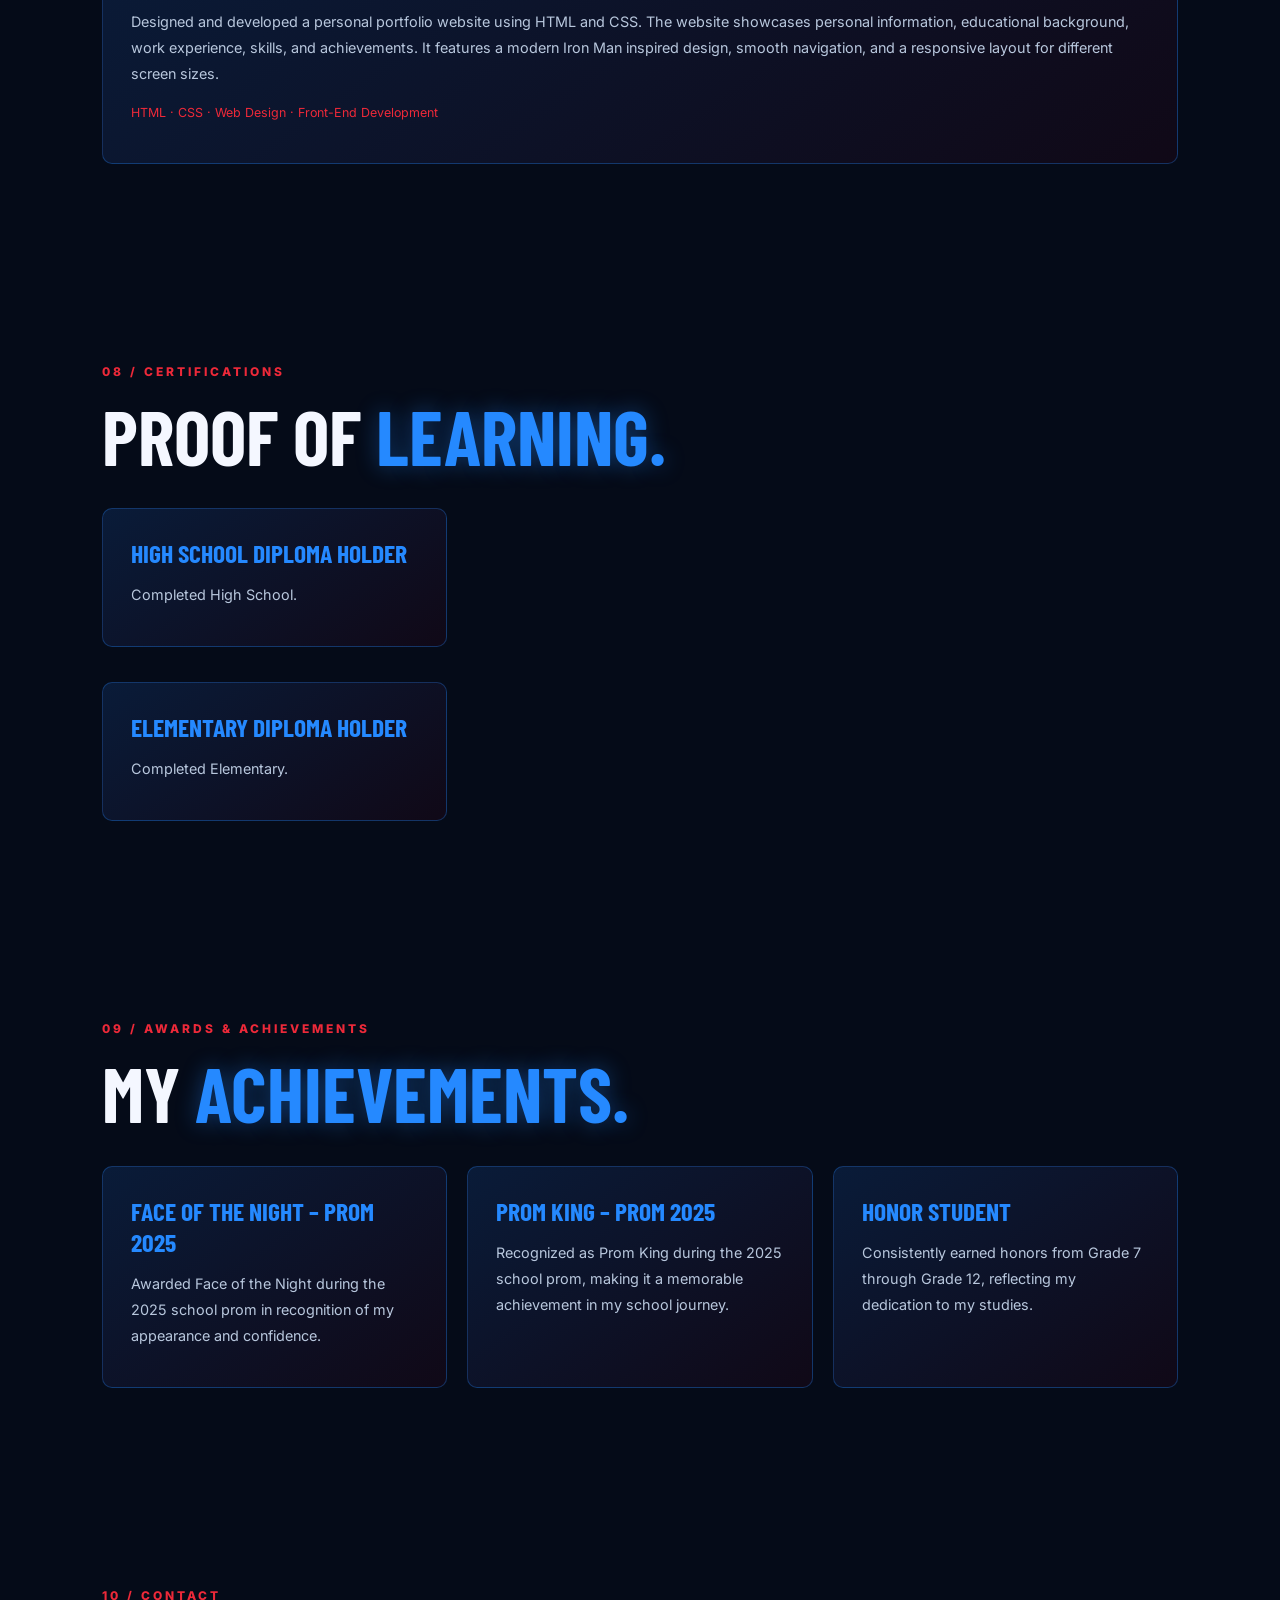
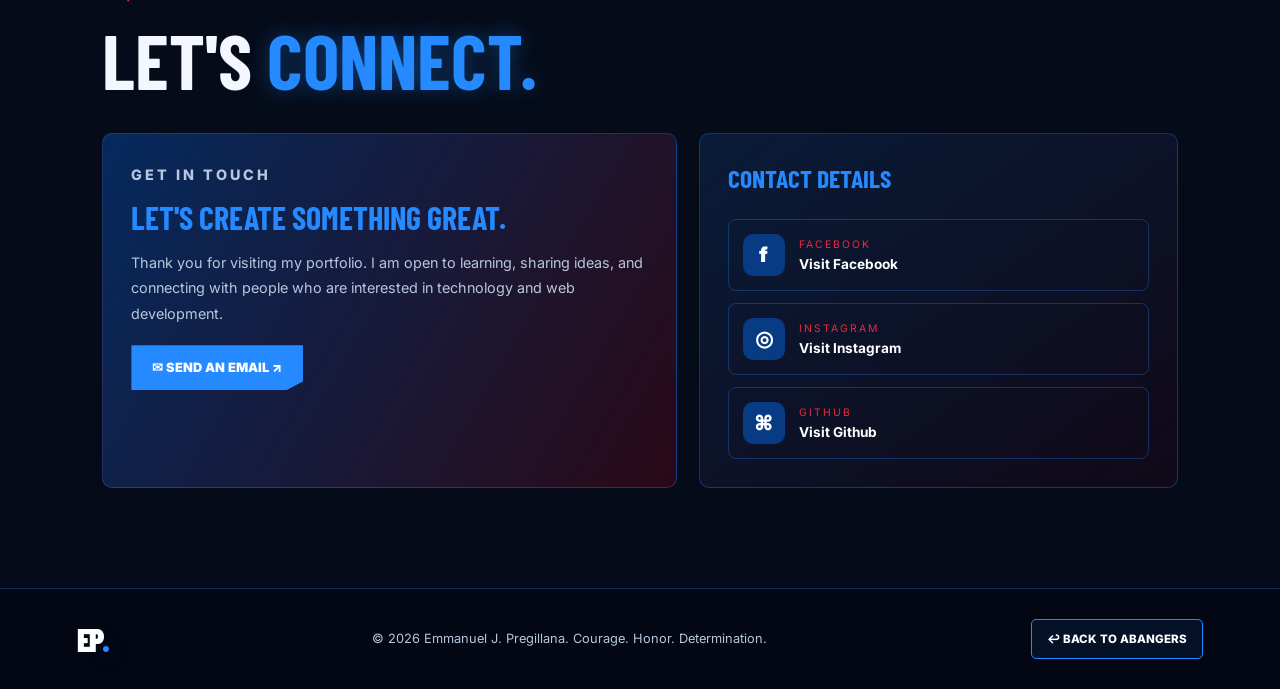
<file: EMMAN_CAPTAINAMERICA.html>
<!DOCTYPE html>
<html lang="en">
<head>
  <meta charset="UTF-8">
  <meta name="viewport" content="width=device-width, initial-scale=1.0">

  <title>Emmanuel Pregillana | Captain America</title>
  <link rel="stylesheet" href="EMMAN_CAPTAINAMERICA.css">
</head>

<body>

  <video class="video-bg" autoplay muted loop playsinline>
    <source src="Captain.mp4" type="video/mp4">
  </video>

  <div class="overlay"></div>

  <header>
    <a href="#home" class="logo">EP<span>.</span></a>

    <input type="checkbox" id="menu">
    <label for="menu" class="menu-icon">☰</label>

    <nav>
      <a href="#home">Home</a>
      <a href="#about">About</a>
      <a href="#personal">Personal Info</a>
      <a href="#objectives">Objectives</a>
      <a href="#education">Education</a>
      <a href="#experience">Experience</a>
      <a href="#skills">Skills</a>
      <a href="#projects">Projects</a>
      <a href="#certificates">Certificates</a>
      <a href="#awards">Awards</a>
    </nav>

    <a href="index.html" class="back-main back-main-top">
      ↩ BACK TO ABANGERS
    </a>
  </header>

  <main>

    <section id="home" class="hero">
      <div class="hero-content">
        <p class="tag">MISSION: BUILD MY FUTURE</p>
        <p>Hello, I'm</p>

        <h1>EMMANUEL <span>PREGILLANA</span></h1>
        <h2>BSIT STUDENT | ASPIRING IT PROFESSIONAL</h2>

        <p class="description">
          I am Emmanuel J. Pregillana, a Bachelor of Science in
          Information Technology student at the University of Eastern
          Pangasinan. I am learning programming, web development, and
          computer technology as I work toward becoming an IT professional.
        </p>

        <a href="#about" class="btn">EXPLORE MY PORTFOLIO ↗</a>
        <a href="#contact" class="btn btn-outline">CONTACT ME</a>

        <p class="motto">COURAGE. HONOR. DETERMINATION.</p>
      </div>

      <div class="image-transition">
        <img src="Emman.jpg" alt="Emmanuel J. Pregillana">
        <img src="Emman1.jpg" alt="Emmanuel J. Pregillana - Second Photo">
        <div class="photo-label">MY STORY • MY JOURNEY</div>
      </div>
    </section>

    <section id="about" class="section">
      <p class="tag">01 / ABOUT ME</p>
      <h2>MY STORY.<br><span>MY JOURNEY.</span></h2>

      <p class="section-text">
        I am a BSIT student who wants to improve my knowledge and skills
        in information technology. I enjoy learning about computers,
        programming, and creating websites. I believe that learning
        takes time, patience, and determination.
      </p>

      <div class="grid two">
        <article class="card">
          <h3>★ My Goals</h3>
          <p>
            My goal is to finish my degree, improve my programming skills,
            and become a skilled IT professional in the future.
          </p>
        </article>

        <article class="card">
          <h3>★ My Motivation</h3>
          <p>
            My dreams and the future I want to build motivate me to keep
            learning, work hard, and do my best in my studies.
          </p>
        </article>
      </div>
    </section>

    <section id="personal" class="section">
      <p class="tag">02 / PERSONAL INFORMATION</p>
      <h2>GET TO <span>KNOW ME.</span></h2>

      <div class="grid two">
        <article class="card">
          <h3>Personal Details</h3>
          <p><b>Full Name:</b> Emmanuel J. Pregillana</p>
          <p><b>Age:</b> 18</p>
          <p><b>Occupation:</b> College Student</p>
          <p><b>Course:</b> Bachelor of Science in Information Technology</p>
          <p><b>Nationality:</b> Filipino</p>
          <p><b>Address:</b> Laoac, Pangasinan</p>
          <p><b>Languages:</b> Filipino and English</p>
          <p><b>Motto:</b> Courage, Honor, Determination</p>
        </article>

        <div class="stack">
          <article class="card">
            <h3>Family Background</h3>
            <p>
              My family is an important part of my life. They are among
              the people who inspire me to work hard and pursue my goals.
            </p>
          </article>

          <article class="card">
            <h3>Hobbies</h3>
            <p>
              I enjoy exploring technology, watching anime, playing basketball,
              and learning new things that interest me.
            </p>
          </article>

          <article class="card">
            <h3>Interests</h3>
            <p>
              I am interested in computers, programming, web development,
              technology, and gaming.
            </p>
          </article>
        </div>
      </div>
    </section>

    <section id="objectives" class="section">
      <p class="tag">03 / OBJECTIVES</p>
      <h2>MY <span>OBJECTIVES.</span></h2>

      <article class="card">
        <p>
          My objective is to develop my technical skills and gain more
          knowledge in information technology. I want to improve my
          programming abilities, complete my college education, and
          prepare myself for future career opportunities in the IT field.
        </p>
      </article>
    </section>

    <section id="education" class="section">
      <p class="tag">04 / EDUCATIONAL BACKGROUND</p>
      <h2>MY LEARNING <span>JOURNEY.</span></h2>

      <div class="timeline">
        <article class="card">
          <p class="tag">CURRENT</p>
          <h3>Bachelor of Science in Information Technology</h3>
          <h4>University of Eastern Pangasinan</h4>
          <p>College · Currently Studying</p>
          <p>
            Studying information technology, computer systems,
            programming, and other IT-related subjects.
          </p>
        </article>

        <article class="card">
          <p class="tag">COMPLETED</p>
          <h3>Senior High School</h3>
          <h4>Cabilaoan Agro-Industrial High School</h4>
          <p>Senior High School · Completed</p>
          <p>Completed senior high school education.</p>
        </article>

        <article class="card">
          <p class="tag">COMPLETED</p>
          <h3>Junior High School</h3>
          <h4>Cabilaoan Agro-Industrial High School</h4>
          <p>Junior High School · Completed</p>
          <p>Completed junior high school education.</p>
        </article>

        <article class="card">
          <p class="tag">COMPLETED</p>
          <h3>Elementary Education</h3>
          <h4>Cabilaoan Elementary School</h4>
          <p>Elementary School · Completed</p>
          <p>Completed elementary school education.</p>
        </article>
      </div>
    </section>

    <section id="experience" class="section">
      <p class="tag">05 / WORK EXPERIENCES</p>
      <h2>MY <span>EXPERIENCE.</span></h2>

      <div class="grid three">

        <article class="card">
          <h3>Work Immersion</h3>
          <p class="tag">STUDENT TRAINEE</p>
          <p>
            Participated in work immersion at Nanbagatan Elementary
            School. Assisted with classroom activities, classroom
            preparation, and learning activities for pupils.
          </p>
          <p class="skill-tags">Teamwork · Communication</p>
        </article>

        <article class="card">
          <h3>Web Development</h3>
          <p class="tag">STUDENT PROJECT</p>
          <p>
            Created a personal portfolio website using HTML and CSS
            to present personal information, education, skills,
            and achievements.
          </p>
          <p class="skill-tags">HTML · CSS</p>
        </article>

        <article class="card">
          <h3>Delivery Helper</h3>
          <p class="tag">WORK EXPERIENCE</p>
          <p>
            Assisted in delivering construction materials and helping
            with the loading and unloading of items. This experience
            helped develop my teamwork, responsibility, and time management.
          </p>
          <p class="skill-tags">Teamwork · Responsibility</p>
        </article>

        <article class="card">
          <h3>Academic Activities</h3>
          <p class="tag">STUDENT PARTICIPATION</p>
          <p>
            Participated in school activities and learning tasks that
            helped develop communication, responsibility, and teamwork.
          </p>
          <p class="skill-tags">Teamwork · Problem Solving</p>
        </article>

      </div>
    </section>

    <section id="skills" class="section">
      <p class="tag">06 / SKILLS</p>
      <h2>MY <span>ABILITIES.</span></h2>

      <div class="grid two">
        <article class="card">
          <h3>Technical Skills</h3>

          <div class="skill-item">
            <div class="skill-heading">
              <span>Basic HTML and CSS</span>
              <span>80%</span>
            </div>
            <div class="bar">
              <span style="width:80%"></span>
            </div>
          </div>

          <div class="skill-item">
            <div class="skill-heading">
              <span>Basic Programming</span>
              <span>75%</span>
            </div>
            <div class="bar">
              <span style="width:75%"></span>
            </div>
          </div>

          <div class="skill-item">
            <div class="skill-heading">
              <span>Computer Troubleshooting</span>
              <span>85%</span>
            </div>
            <div class="bar">
              <span style="width:85%"></span>
            </div>
          </div>

          <div class="skill-item">
            <div class="skill-heading">
              <span>Microsoft Office</span>
              <span>75%</span>
            </div>
            <div class="bar">
              <span style="width:75%"></span>
            </div>
          </div>

          <p>
            I am continuously practicing and improving these skills
            through my IT subjects and personal projects.
          </p>
        </article>

        <article class="card">
          <h3>Personal Skills</h3>
          <p class="skills-intro">
            These are the personal skills I aim to use and improve
            in school, group activities, and future work.
          </p>

          <div class="personal-skills">
            <div class="personal-skill">
              <span class="skill-icon">★</span>
              <div>
                <h4>Teamwork</h4>
                <p>Working with others to achieve a common goal.</p>
              </div>
            </div>

            <div class="personal-skill">
              <span class="skill-icon">★</span>
              <div>
                <h4>Communication</h4>
                <p>Sharing ideas and listening to others.</p>
              </div>
            </div>

            <div class="personal-skill">
              <span class="skill-icon">★</span>
              <div>
                <h4>Creativity</h4>
                <p>Thinking of ideas and creating projects.</p>
              </div>
            </div>

            <div class="personal-skill">
              <span class="skill-icon">★</span>
              <div>
                <h4>Problem Solving</h4>
                <p>Finding solutions to challenges and errors.</p>
              </div>
            </div>

            <div class="personal-skill">
              <span class="skill-icon">★</span>
              <div>
                <h4>Time Management</h4>
                <p>Organizing tasks and meeting deadlines.</p>
              </div>
            </div>

            <div class="personal-skill">
              <span class="skill-icon">★</span>
              <div>
                <h4>Adaptability</h4>
                <p>Being willing to learn and try new things.</p>
              </div>
            </div>
          </div>
        </article>
      </div>
    </section>

    
<section id="projects" class="section">
  <p class="tag">07 // PROJECT</p>
  <h2>MY WEB <span>DEVELOPMENT PROJECT.</span></h2>

  <div class="grid">
    <article class="card">
      <span class="card-number">01</span>
      <h3>PERSONAL PORTFOLIO WEBSITE</h3>

      <p>
        Designed and developed a personal portfolio website
        using HTML and CSS. The website showcases personal
        information, educational background, work experience,
        skills, and achievements. It features a modern Iron Man
        inspired design, smooth navigation, and a responsive
        layout for different screen sizes.
      </p>

      <p class="skill-tags">
        HTML · CSS · Web Design · Front-End Development
      </p>
    </article>
  </div>
</section>
    
    <section id="certificates" class="section">
      <p class="tag">08 / CERTIFICATIONS</p>
      <h2>PROOF OF <span>LEARNING.</span></h2>

      <div class="grid three">
        <article class="card">
          <h3>High School Diploma Holder</h3>
          <p>Completed High School.</p>
        </article>
      </div>
      
      <div class="grid three">
        <article class="card">
          <h3>Elementary Diploma Holder</h3>
          <p>Completed Elementary.</p>
        </article>
      </div>
      
    </section>

    <section id="awards" class="section">
      <p class="tag">09 / AWARDS & ACHIEVEMENTS</p>
      <h2>MY <span>ACHIEVEMENTS.</span></h2>

      <div class="grid three">

        <article class="card">
          <h3>Face of the Night – Prom 2025</h3>
          <p>
            Awarded Face of the Night during the 2025 school prom
            in recognition of my appearance and confidence.
          </p>
        </article>

        <article class="card">
          <h3>Prom King – Prom 2025</h3>
          <p>
            Recognized as Prom King during the 2025 school prom,
            making it a memorable achievement in my school journey.
          </p>
        </article>

        <article class="card">
          <h3>Honor Student</h3>
          <p>
            Consistently earned honors from Grade 7 through Grade 12,
            reflecting my dedication to my studies.
          </p>
        </article>

      </div>
    </section>

    <section id="contact" class="section">
      <p class="tag">10 / CONTACT</p>
      <h2>LET'S <span>CONNECT.</span></h2>

      <div class="contact-layout">

        <article class="card contact-card">
          <p class="tag">GET IN TOUCH</p>
          <h3>LET'S CREATE SOMETHING GREAT.</h3>

          <p>
            Thank you for visiting my portfolio. I am open to learning,
            sharing ideas, and connecting with people who are interested
            in technology and web development.
          </p>

          <a class="btn" href="mailto:EmmanuelPregillana00@example.com">
            ✉ SEND AN EMAIL ↗
          </a>
        </article>

        <article class="card contact-details">
          <h3>CONTACT DETAILS</h3>

          <a
            href="https://www.facebook.com/share/1D8tr2xTNX/"
            class="contact-link"
            target="_blank"
            rel="noopener noreferrer"
          >
            <span class="contact-icon">f</span>
            <span>
              <small>FACEBOOK</small>
              <strong>Visit Facebook
              </strong>
            </span>
          </a>

          <a
            href="https://www.instagram.com/primooo.ej?exln=MXB0bTQ0Mzg4MG8wcQ=="
            class="contact-link"
            target="_blank"
            rel="noopener noreferrer"
          >
            <span class="contact-icon">◎</span>
            <span>
              <small>INSTAGRAM</small>
              <strong>Visit Instagram</strong>
            </span>
          </a>

          <a
            href="https://github.com/pregillanaemmanuelj-afk"
            class="contact-link"
            target="_blank"
            rel="noopener noreferrer"
          >
            <span class="contact-icon">⌘</span>
            <span>
              <small>GITHUB</small>
              <strong>Visit Github</strong>
            </span>
          </a>

        </article>
      </div>
    </section>

  </main>

  <footer>
    <a href="#home" class="logo">EP<span>.</span></a>

    <p>© 2026 Emmanuel J. Pregillana. Courage. Honor. Determination.</p>

    <a href="index.html" class="back-main">
      ↩ BACK TO ABANGERS
    </a>
  </footer>

</body>
</html>
</file>
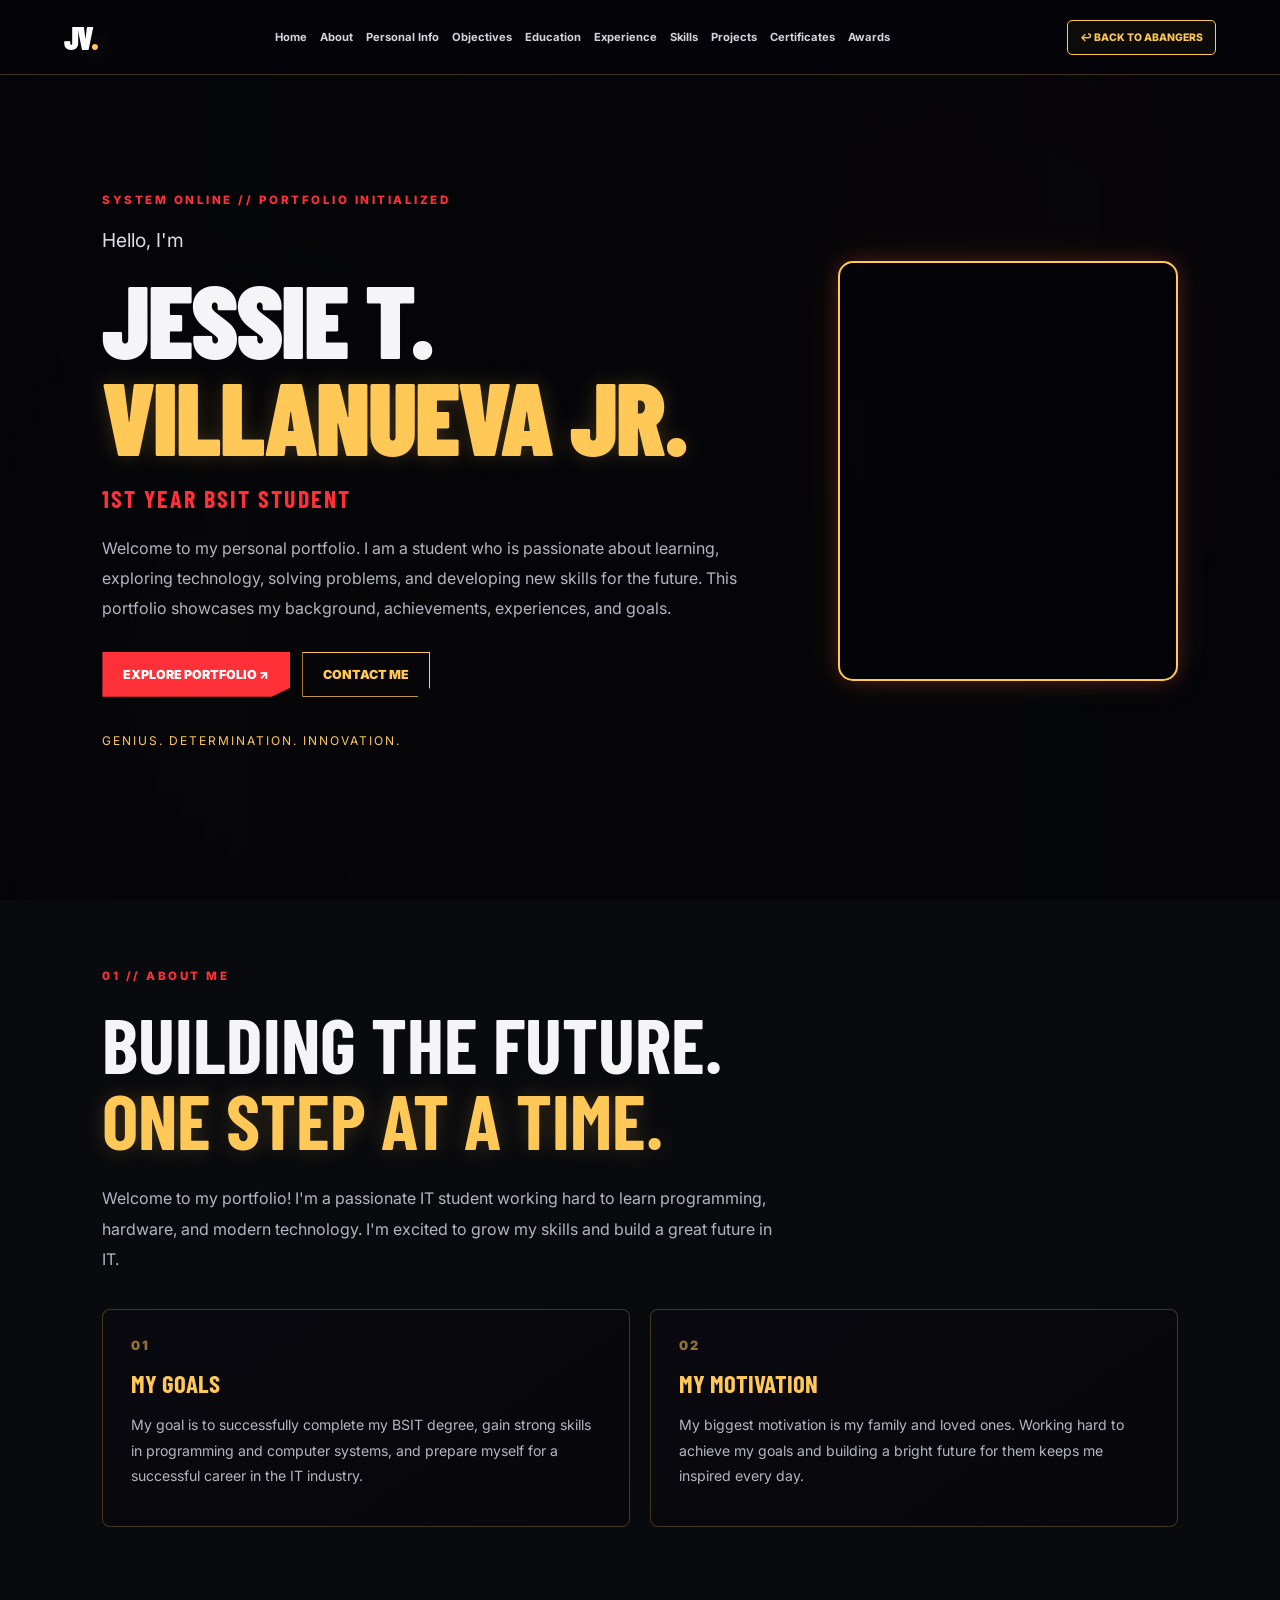
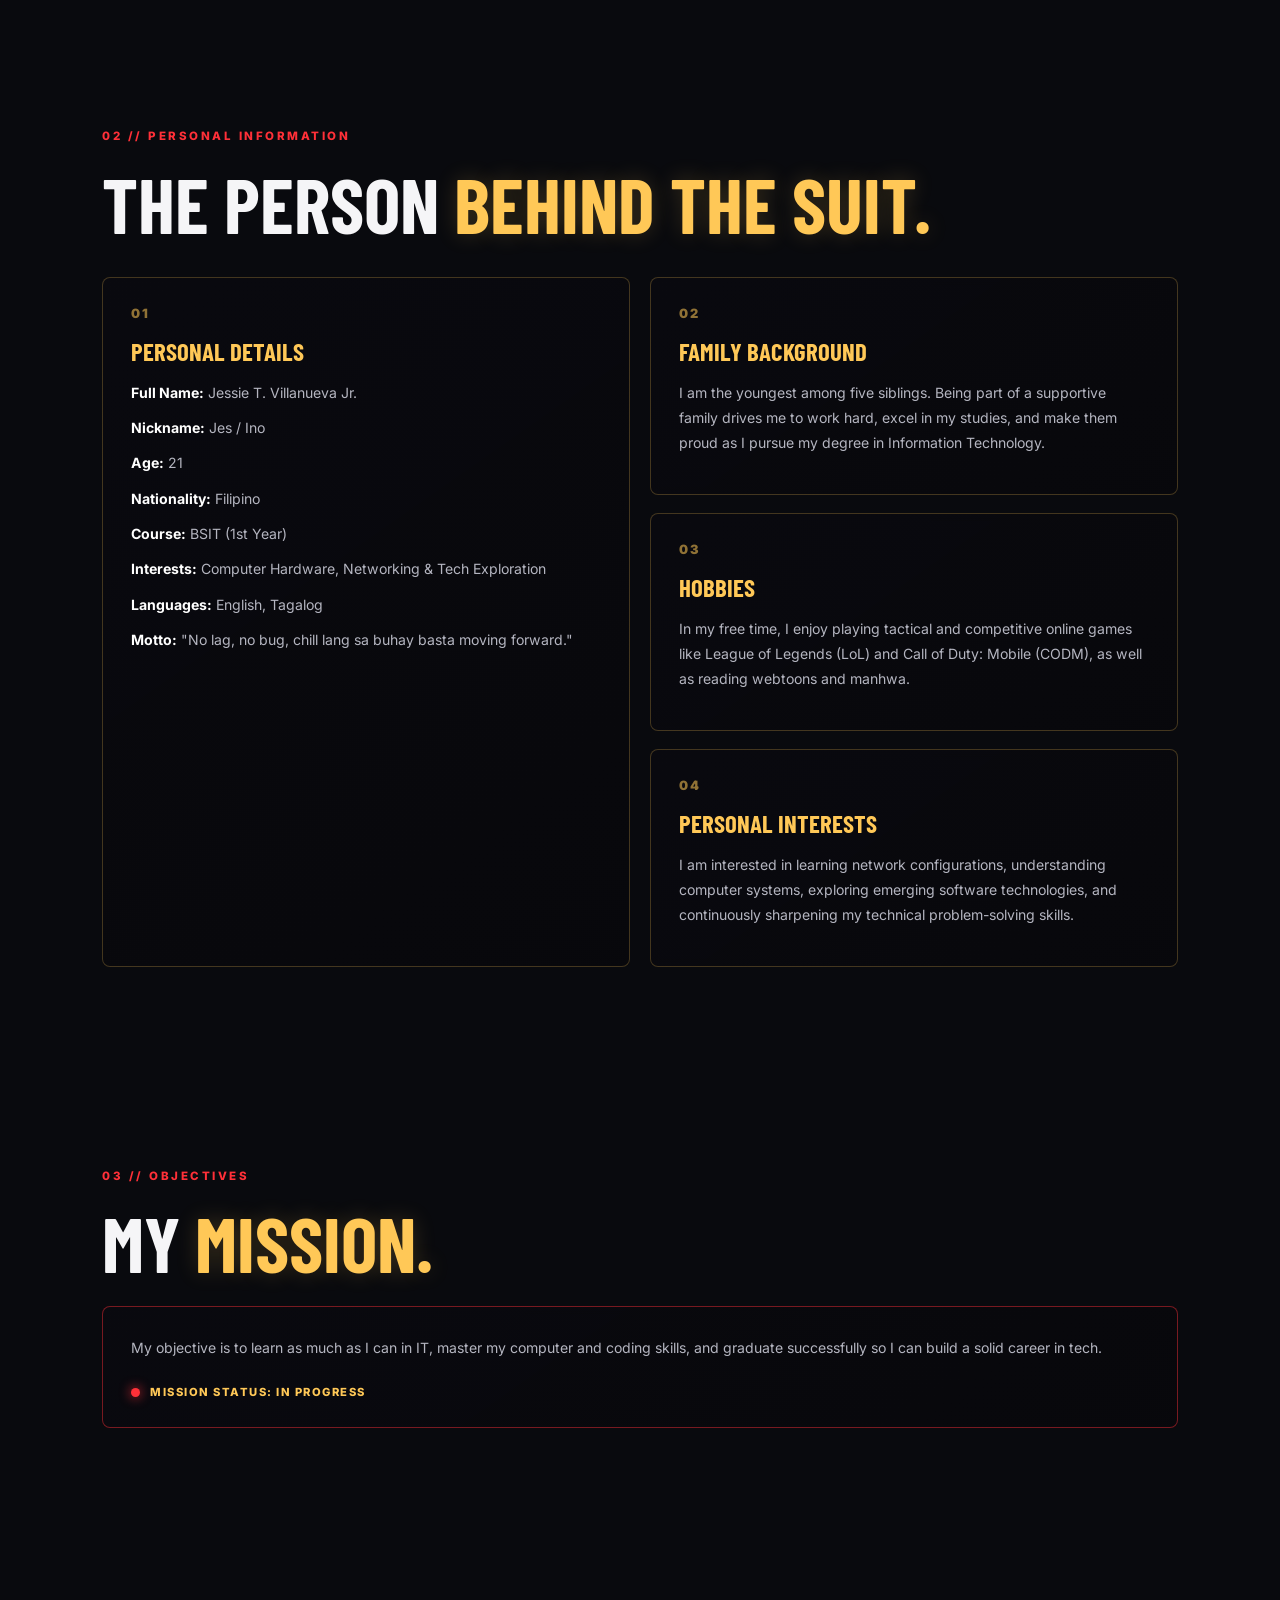
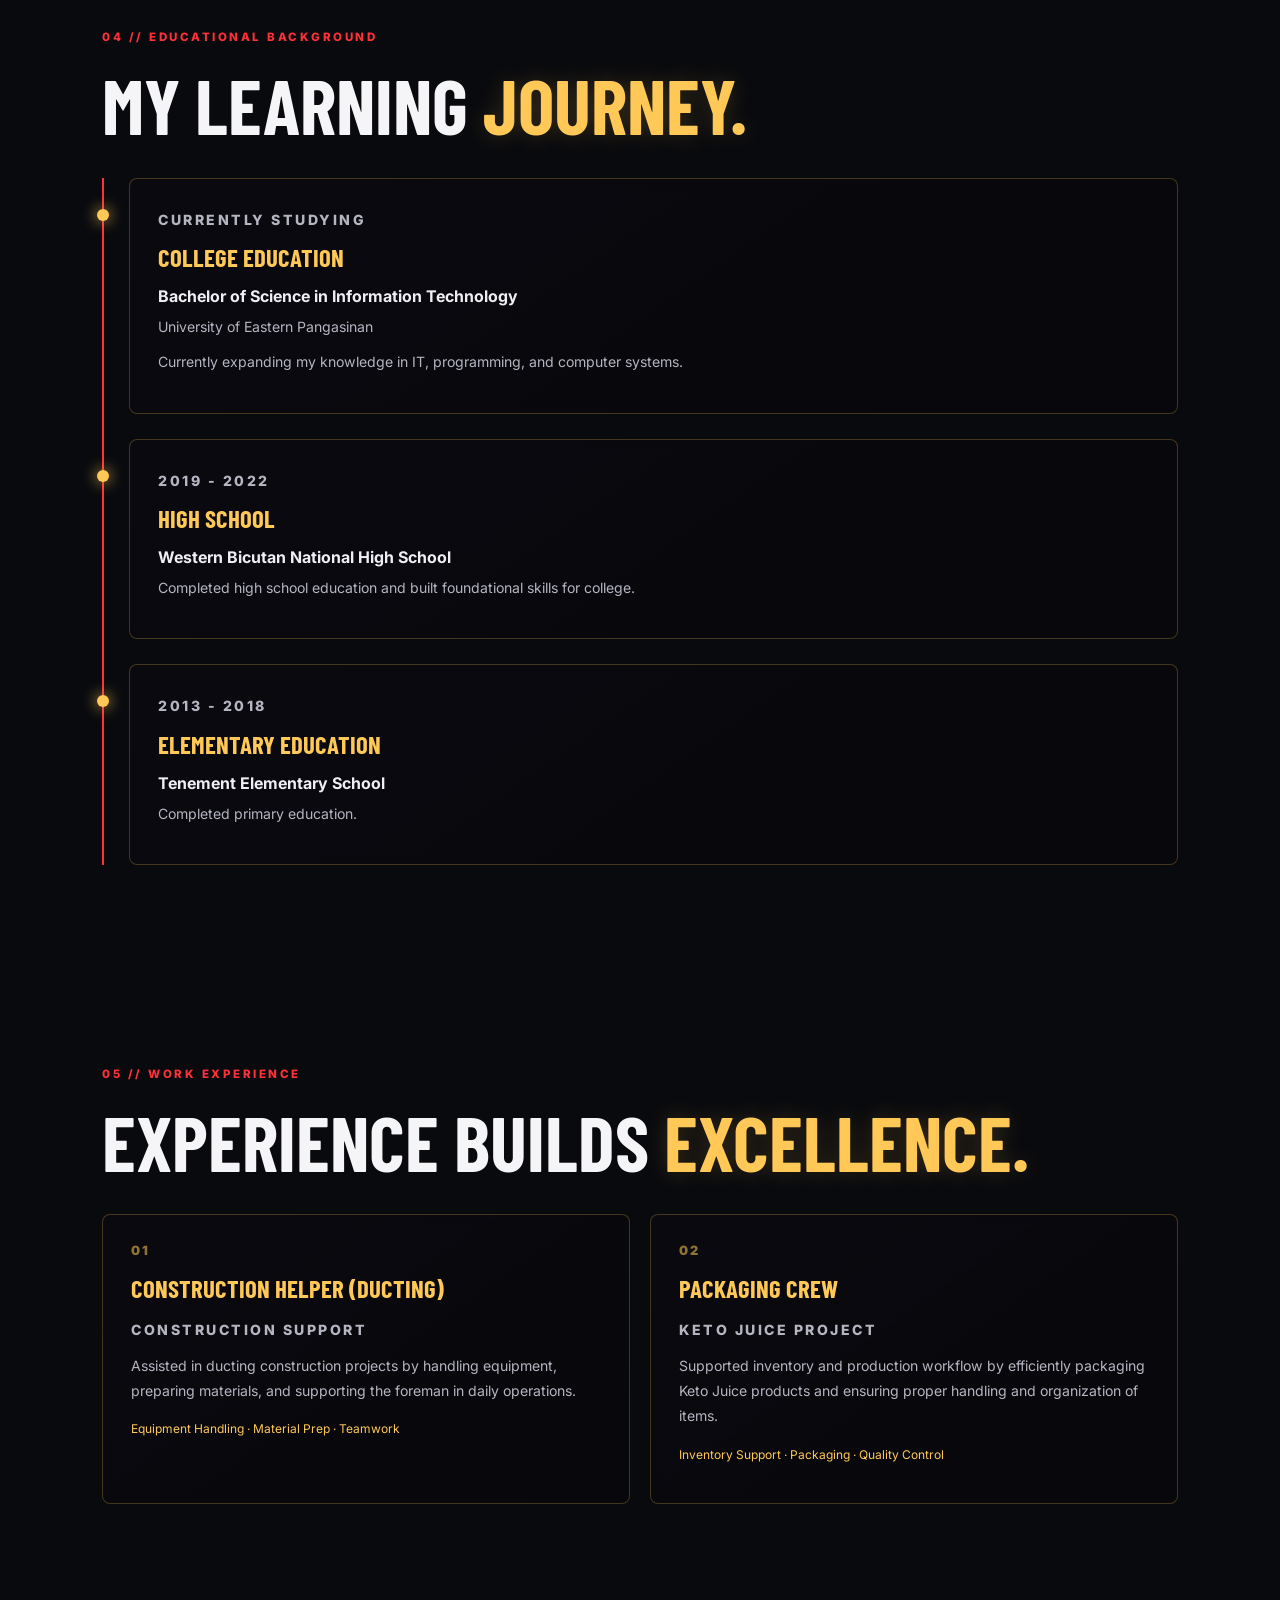
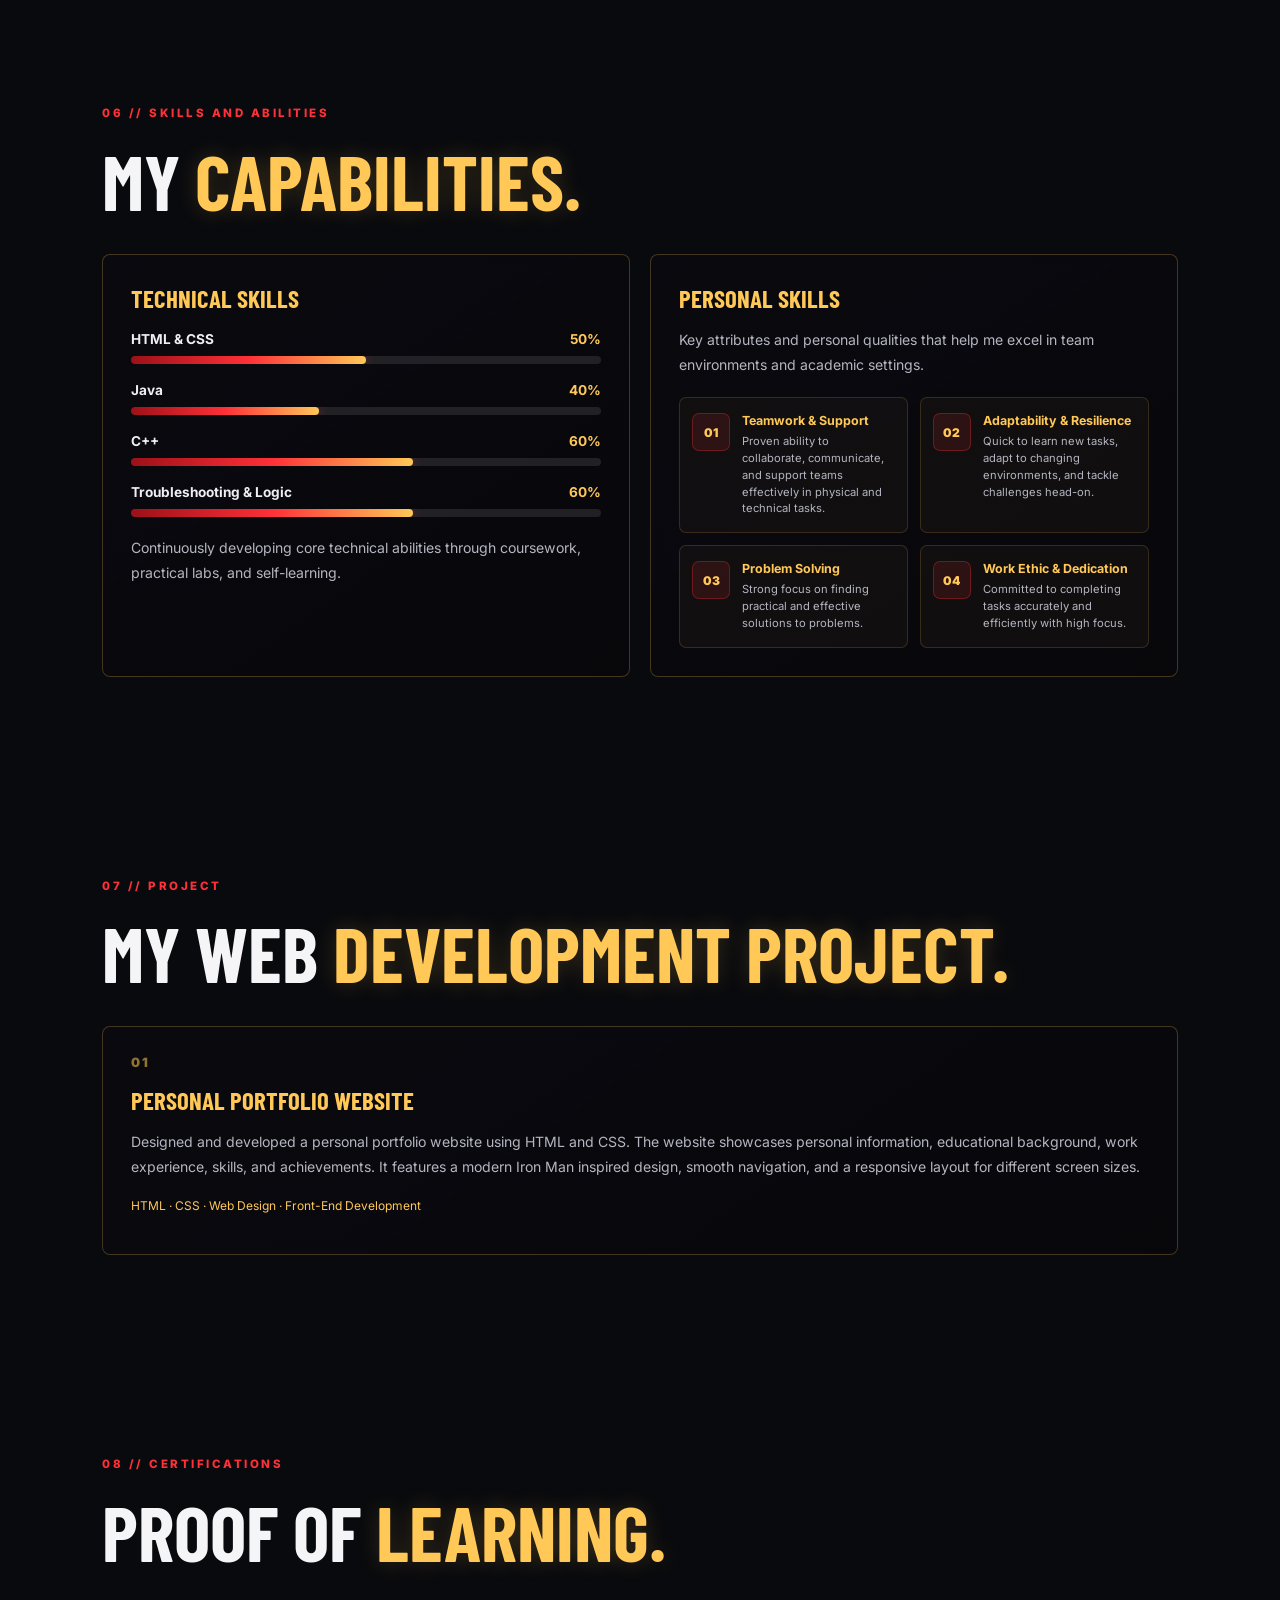
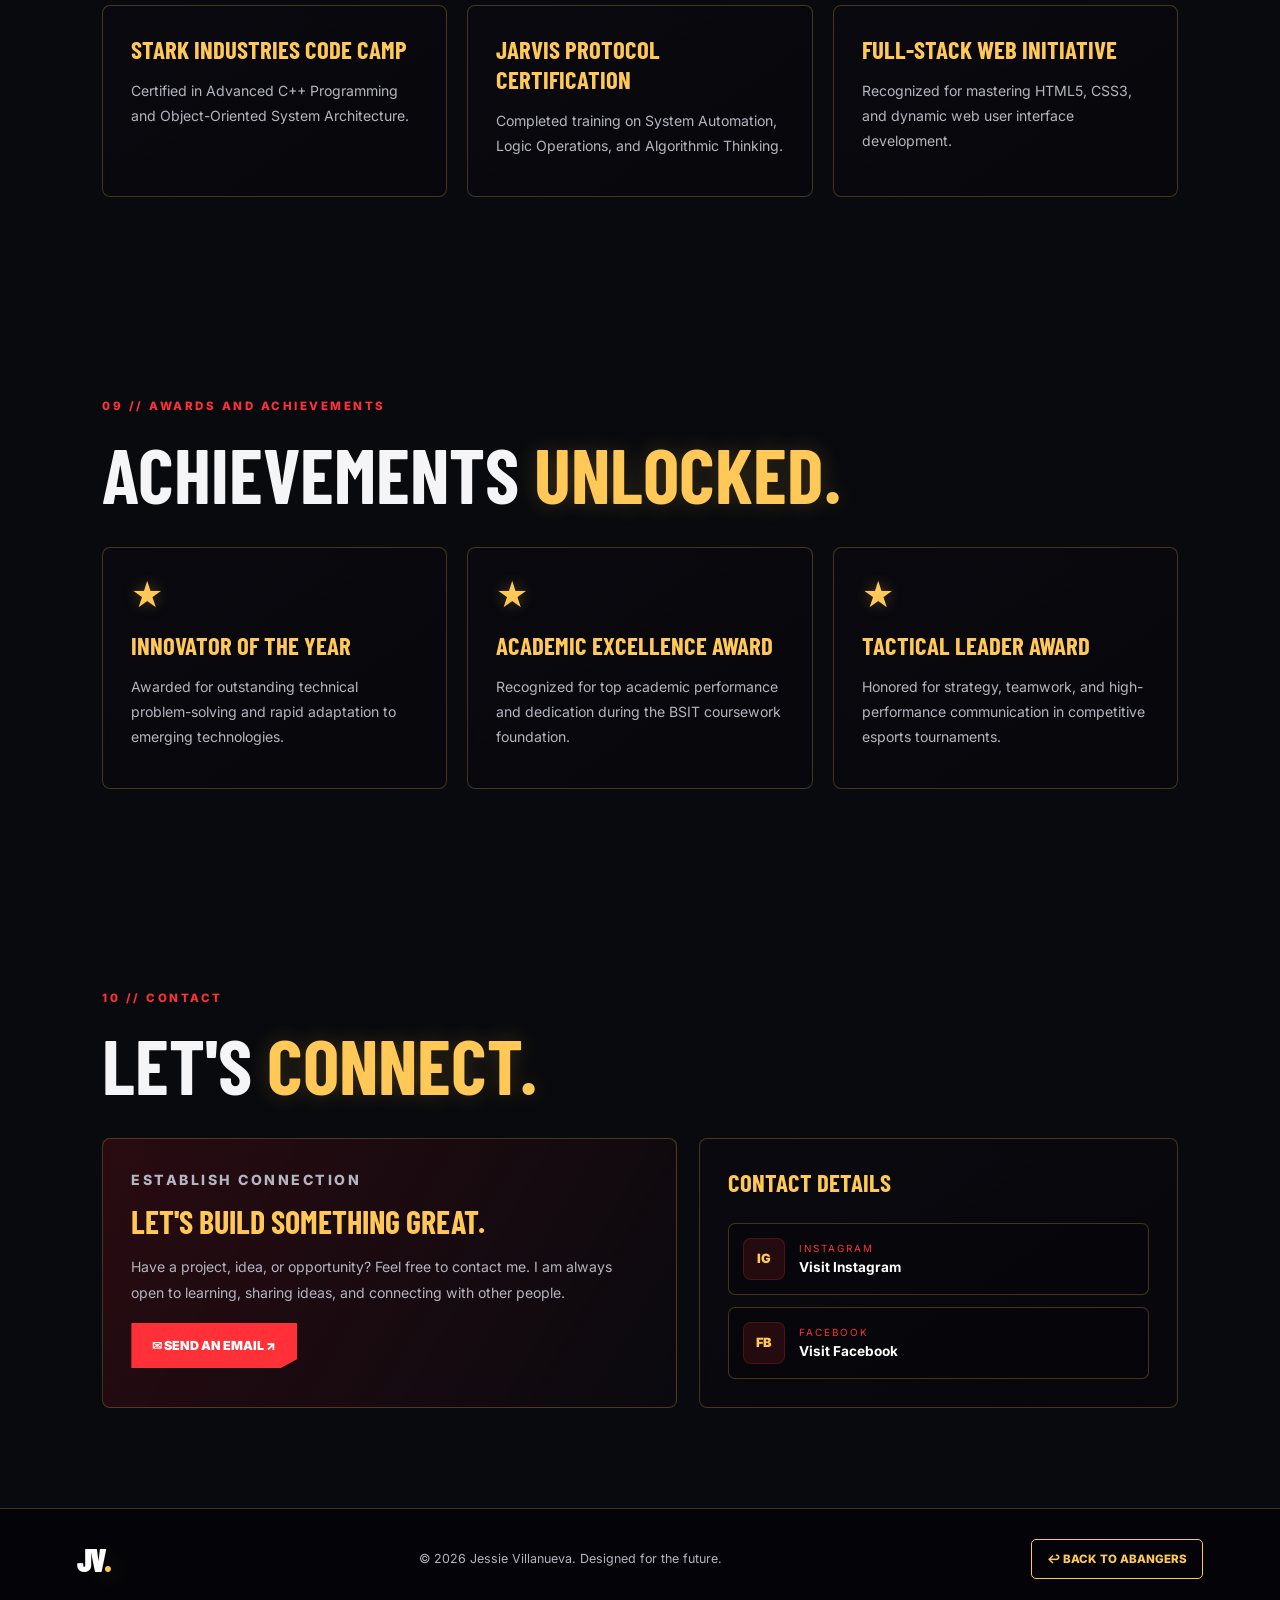
<file: JESSIE_IRONMAN.html>
<!DOCTYPE html>
<html lang="en">
<head>
  <meta charset="UTF-8">
  <meta name="viewport" content="width=device-width, initial-scale=1.0">
  <title>Jessie Villanueva | Iron Man</title>
  <link rel="stylesheet" href="JESSIE_IRONMAN.css">
</head>
<body>

    <div class="video-background">
      <video autoplay muted loop playsinline>
        <source src="Ironman.mp4" type="video/mp4">
      </video>
    </div>
    <div class="background-overlay"></div>

  <header>
    <a href="#home" class="logo">JV<span>.</span></a>

    <input type="checkbox" id="menu">
    <label for="menu" class="menu-icon">☰</label>

    <nav>
      <a href="#home">Home</a>
      <a href="#about">About</a>
      <a href="#personal">Personal Info</a>
      <a href="#objectives">Objectives</a>
      <a href="#education">Education</a>
      <a href="#experience">Experience</a>
      <a href="#skills">Skills</a>
      <a href="#projects">Projects</a>
      <a href="#certificates">Certificates</a>
      <a href="#awards">Awards</a>
      </nav>

    <a href="index.html" class="back-main back-main-top">
      ↩ BACK TO ABANGERS
    </a>
  </header>

  <main>

    <section id="home" class="hero">
      <div class="hero-content">
        <p class="tag">SYSTEM ONLINE // PORTFOLIO INITIALIZED</p>

        <p class="intro">Hello, I'm</p>

        <h1>JESSIE T. <span>VILLANUEVA JR.</span></h1>

        <h2>1ST YEAR BSIT STUDENT</h2>

        <p class="description">
          Welcome to my personal portfolio. I am a student who is
          passionate about learning, exploring technology, solving
          problems, and developing new skills for the future.
          This portfolio showcases my background, achievements,
          experiences, and goals.
        </p>

        <a href="#about" class="btn">EXPLORE PORTFOLIO ↗</a>
        <a href="#contact" class="btn btn-outline">CONTACT ME</a>

        <p class="motto">GENIUS. DETERMINATION. INNOVATION.</p>
      </div>

      <div class="picture-slider">
        <img src="Jessie.jpg" alt="My first picture" class="picture-one">
        <img src="Jessie1.jpg" alt="My second picture" class="picture-two">
      </div>
        
    </section>

    <section id="about" class="section">
      <p class="tag">01 // ABOUT ME</p>
      <h2>BUILDING THE FUTURE.<br><span>ONE STEP AT A TIME.</span></h2>

      <p class="section-text">
        Welcome to my portfolio! I'm a passionate IT student working hard to learn programming, 
        hardware, and modern technology. I'm excited to grow my skills and build a great future in IT.
      </p>

      <div class="grid two">
        <article class="card">
          <span class="card-number">01</span>
          <h3>My Goals</h3>
          <p>
            My goal is to successfully complete my BSIT degree, gain strong skills in programming 
            and computer systems, and prepare myself for a successful career in the IT industry.
          </p>
        </article>

        <article class="card">
          <span class="card-number">02</span>
          <h3>My Motivation</h3>
          <p>
            My biggest motivation is my family and loved ones. Working hard to achieve my goals and 
            building a bright future for them keeps me inspired every day.
          </p>
        </article>
      </div>
    </section>

    <section id="personal" class="section">
      <p class="tag">02 // PERSONAL INFORMATION</p>
      <h2>THE PERSON <span>BEHIND THE SUIT.</span></h2>

      <div class="grid two">
        <article class="card">
          <span class="card-number">01</span>
          <h3>Personal Details</h3>
          <p><b>Full Name:</b> Jessie T. Villanueva Jr.</p>
          <p><b>Nickname:</b> Jes / Ino</p>
          <p><b>Age:</b> 21</p>
          <p><b>Nationality:</b> Filipino</p>
          <p><b>Course:</b> BSIT (1st Year)</p>
          <p><b>Interests:</b> Computer Hardware, Networking & Tech Exploration</p>
          <p><b>Languages:</b> English, Tagalog</p>
          <p><b>Motto:</b> "No lag, no bug, chill lang sa buhay basta moving forward."</p>
        </article>

        <div class="stack">
          <article class="card">
            <span class="card-number">02</span>
            <h3>Family Background</h3>
            <p>
              I am the youngest among five siblings. Being part of a supportive family drives me to work hard, excel in my studies, and make them proud as I pursue my degree in Information Technology.
            </p>
          </article>

          <article class="card">
            <span class="card-number">03</span>
            <h3>Hobbies</h3>
            <p>
              In my free time, I enjoy playing tactical and competitive online games like League of Legends (LoL) and Call of Duty: Mobile (CODM), as well as reading webtoons and manhwa.
            </p>
          </article>

          <article class="card">
            <span class="card-number">04</span>
            <h3>Personal Interests</h3>
            <p>
              I am interested in learning network configurations, understanding computer systems, exploring emerging software technologies, and continuously sharpening my technical problem-solving skills.
            </p>
          </article>
        </div>
      </div>
    </section>

    
    <section id="objectives" class="section">
      <p class="tag">03 // OBJECTIVES</p>
      <h2>MY <span>MISSION.</span></h2>

      <article class="card mission-card">
        <p>
          My objective is to learn as much as I can in IT, master my computer and coding skills, and graduate successfully so I can build a solid career in tech.
        </p>
        <div class="mission-status">
          <span class="status-dot"></span>
          MISSION STATUS: IN PROGRESS
        </div>
      </article>
    </section>

    
    <section id="education" class="section">
      <p class="tag">04 // EDUCATIONAL BACKGROUND</p>
      <h2>MY LEARNING <span>JOURNEY.</span></h2>

      <div class="timeline">
        <article class="card timeline-card">
          <p class="tag">CURRENTLY STUDYING</p>
          <h3>College Education</h3>
          <h4>Bachelor of Science in Information Technology</h4>
          <p>University of Eastern Pangasinan</p>
          <p>Currently expanding my knowledge in IT, programming, and computer systems.</p>
        </article>

        <article class="card timeline-card">
          <p class="tag">2019 - 2022</p>
          <h3>High School</h3>
          <h4>Western Bicutan National High School</h4>
          <p>Completed high school education and built foundational skills for college.</p>
        </article>

        <article class="card timeline-card">
          <p class="tag">2013 - 2018</p>
          <h3>Elementary Education</h3>
          <h4>Tenement Elementary School</h4>
          <p>Completed primary education.</p>
        </article>
      </div>
    </section>

    <section id="experience" class="section">
      <p class="tag">05 // WORK EXPERIENCE</p>
      <h2>EXPERIENCE BUILDS <span>EXCELLENCE.</span></h2>

      <div class="grid two">
        <article class="card">
          <span class="card-number">01</span>
          <h3>Construction Helper (Ducting)</h3>
          <p class="tag">CONSTRUCTION SUPPORT</p>
          <p>
            Assisted in ducting construction projects by handling equipment, preparing materials, and supporting the foreman in daily operations.
          </p>
          <p class="skill-tags">Equipment Handling · Material Prep · Teamwork</p>
        </article>

        <article class="card">
          <span class="card-number">02</span>
          <h3>Packaging Crew</h3>
          <p class="tag">KETO JUICE PROJECT</p>
          <p>
            Supported inventory and production workflow by efficiently packaging Keto Juice products and ensuring proper handling and organization of items.
          </p>
          <p class="skill-tags">Inventory Support · Packaging · Quality Control</p>
        </article>
      </div>
    </section>

    <section id="skills" class="section">
      <p class="tag">06 // SKILLS AND ABILITIES</p>
      <h2>MY <span>CAPABILITIES.</span></h2>

      <div class="grid two">
        <article class="card">
          <h3>Technical Skills</h3>

          <div class="skill-item">
            <div class="skill-heading">
              <span>HTML & CSS</span><span>50%</span>
            </div>
            <div class="bar"><span style="width:50%"></span></div>
          </div>

          <div class="skill-item">
            <div class="skill-heading">
              <span>Java</span><span>40%</span>
            </div>
            <div class="bar"><span style="width:40%"></span></div>
          </div>

          <div class="skill-item">
            <div class="skill-heading">
              <span>C++</span><span>60%</span>
            </div>
            <div class="bar"><span style="width:60%"></span></div>
          </div>

          <div class="skill-item">
            <div class="skill-heading">
              <span>Troubleshooting & Logic</span><span>60%</span>
            </div>
            <div class="bar"><span style="width:60%"></span></div>
          </div>

          <p>
            Continuously developing core technical abilities through coursework, practical labs, and self-learning.
          </p>
        </article>

        <article class="card">
          <h3>Personal Skills</h3>
          <p>
            Key attributes and personal qualities that help me excel in team environments and academic settings.
          </p>

          <div class="personal-skills">
            <div class="personal-skill">
              <span class="skill-icon">01</span>
              <div>
                <h4>Teamwork & Support</h4>
                <p>Proven ability to collaborate, communicate, and support teams effectively in physical and technical tasks.</p>
              </div>
            </div>

            <div class="personal-skill">
              <span class="skill-icon">02</span>
              <div>
                <h4>Adaptability & Resilience</h4>
                <p>Quick to learn new tasks, adapt to changing environments, and tackle challenges head-on.</p>
              </div>
            </div>

            <div class="personal-skill">
              <span class="skill-icon">03</span>
              <div>
                <h4>Problem Solving</h4>
                <p>Strong focus on finding practical and effective solutions to problems.</p>
              </div>
            </div>

            <div class="personal-skill">
              <span class="skill-icon">04</span>
              <div>
                <h4>Work Ethic & Dedication</h4>
                <p>Committed to completing tasks accurately and efficiently with high focus.</p>
              </div>
            </div>
          </div>
        </article>
      </div>
    </section>

    
<section id="projects" class="section">
  <p class="tag">07 // PROJECT</p>
  <h2>MY WEB <span>DEVELOPMENT PROJECT.</span></h2>

  <div class="grid">
    <article class="card">
      <span class="card-number">01</span>
      <h3>PERSONAL PORTFOLIO WEBSITE</h3>

      <p>
        Designed and developed a personal portfolio website
        using HTML and CSS. The website showcases personal
        information, educational background, work experience,
        skills, and achievements. It features a modern Iron Man
        inspired design, smooth navigation, and a responsive
        layout for different screen sizes.
      </p>

      <p class="skill-tags">
        HTML · CSS · Web Design · Front-End Development
      </p>
    </article>
  </div>
</section>
    

    <section id="certificates" class="section">
      <p class="tag">08 // CERTIFICATIONS</p>
      <h2>PROOF OF <span>LEARNING.</span></h2>

      <div class="grid three">
        <article class="card">
          <h3>STARK INDUSTRIES CODE CAMP</h3>
          <p>Certified in Advanced C++ Programming and Object-Oriented System Architecture.</p>
        </article>

        <article class="card">
          <h3>JARVIS PROTOCOL CERTIFICATION</h3>
          <p>Completed training on System Automation, Logic Operations, and Algorithmic Thinking.</p>
        </article> 

        <article class="card">
          <h3>FULL-STACK WEB INITIATIVE</h3>
          <p>Recognized for mastering HTML5, CSS3, and dynamic web user interface development.</p>
        </article>
      </div>
    </section>

    <section id="awards" class="section">
      <p class="tag">09 // AWARDS AND ACHIEVEMENTS</p>
      <h2>ACHIEVEMENTS <span>UNLOCKED.</span></h2>

      <div class="grid three">
        <article class="card">
          <span class="award-symbol">★</span>
          <h3>INNOVATOR OF THE YEAR</h3>
          <p>Awarded for outstanding technical problem-solving and rapid adaptation to emerging technologies.</p>
        </article>

        <article class="card">
          <span class="award-symbol">★</span>
          <h3>ACADEMIC EXCELLENCE AWARD</h3>
          <p>Recognized for top academic performance and dedication during the BSIT coursework foundation.</p>
        </article>

        <article class="card">
          <span class="award-symbol">★</span>
          <h3>TACTICAL LEADER AWARD</h3>
          <p>Honored for strategy, teamwork, and high-performance communication in competitive esports tournaments.</p>
        </article>
      </div>
    </section>

    <section id="contact" class="section">

      <p class="tag">10 // CONTACT</p>
      <h2>LET'S <span>CONNECT.</span></h2>
      <div class="contact-layout">
      <article class="card contact-card">
          <p class="tag">ESTABLISH CONNECTION</p>
          <h3>LET'S BUILD SOMETHING GREAT.</h3>
          <p>
            Have a project, idea, or opportunity? Feel free to contact
            me. I am always open to learning, sharing ideas, and
            connecting with other people.
          </p>
          <a class="btn"
             href="mailto:Villanuevajessie2005@gmal.com">
            ✉ SEND AN EMAIL ↗
          </a>
        </article>
        <article class="card contact-details">
          <h3>CONTACT DETAILS</h3>
        
          <a href="https://www.instagram.com/its_jeshie/" class="contact-link"
             target="_blank" rel="noopener">
            <span class="contact-icon">IG</span>
            <span>
              <small>INSTAGRAM</small>
              <strong>Visit Instagram</strong>
            </span>
          </a>

          <a href="https://www.facebook.com/jesleexx" class="contact-link"
             target="_blank" rel="noopener">
            <span class="contact-icon">FB</span>
            <span>
      <small>FACEBOOK</small>
      <strong>Visit Facebook</strong>
      </span>
      </a>
      </article>
      </div>
    </section>

  </main>

  <footer>
    <a href="#home" class="logo">JV<span>.</span></a>

    <p>© 2026 Jessie Villanueva. Designed for the future.</p>

    <a href="index.html" class="back-main">
      ↩ BACK TO ABANGERS
    </a>
  </footer>

  <script>
    const menu = document.getElementById("menu");
    const navLinks = document.querySelectorAll("nav a");

    navLinks.forEach(function(link) {
      link.addEventListener("click", function() {
        menu.checked = false;
      });
    });
  </script>

</body>
</html>
</file>
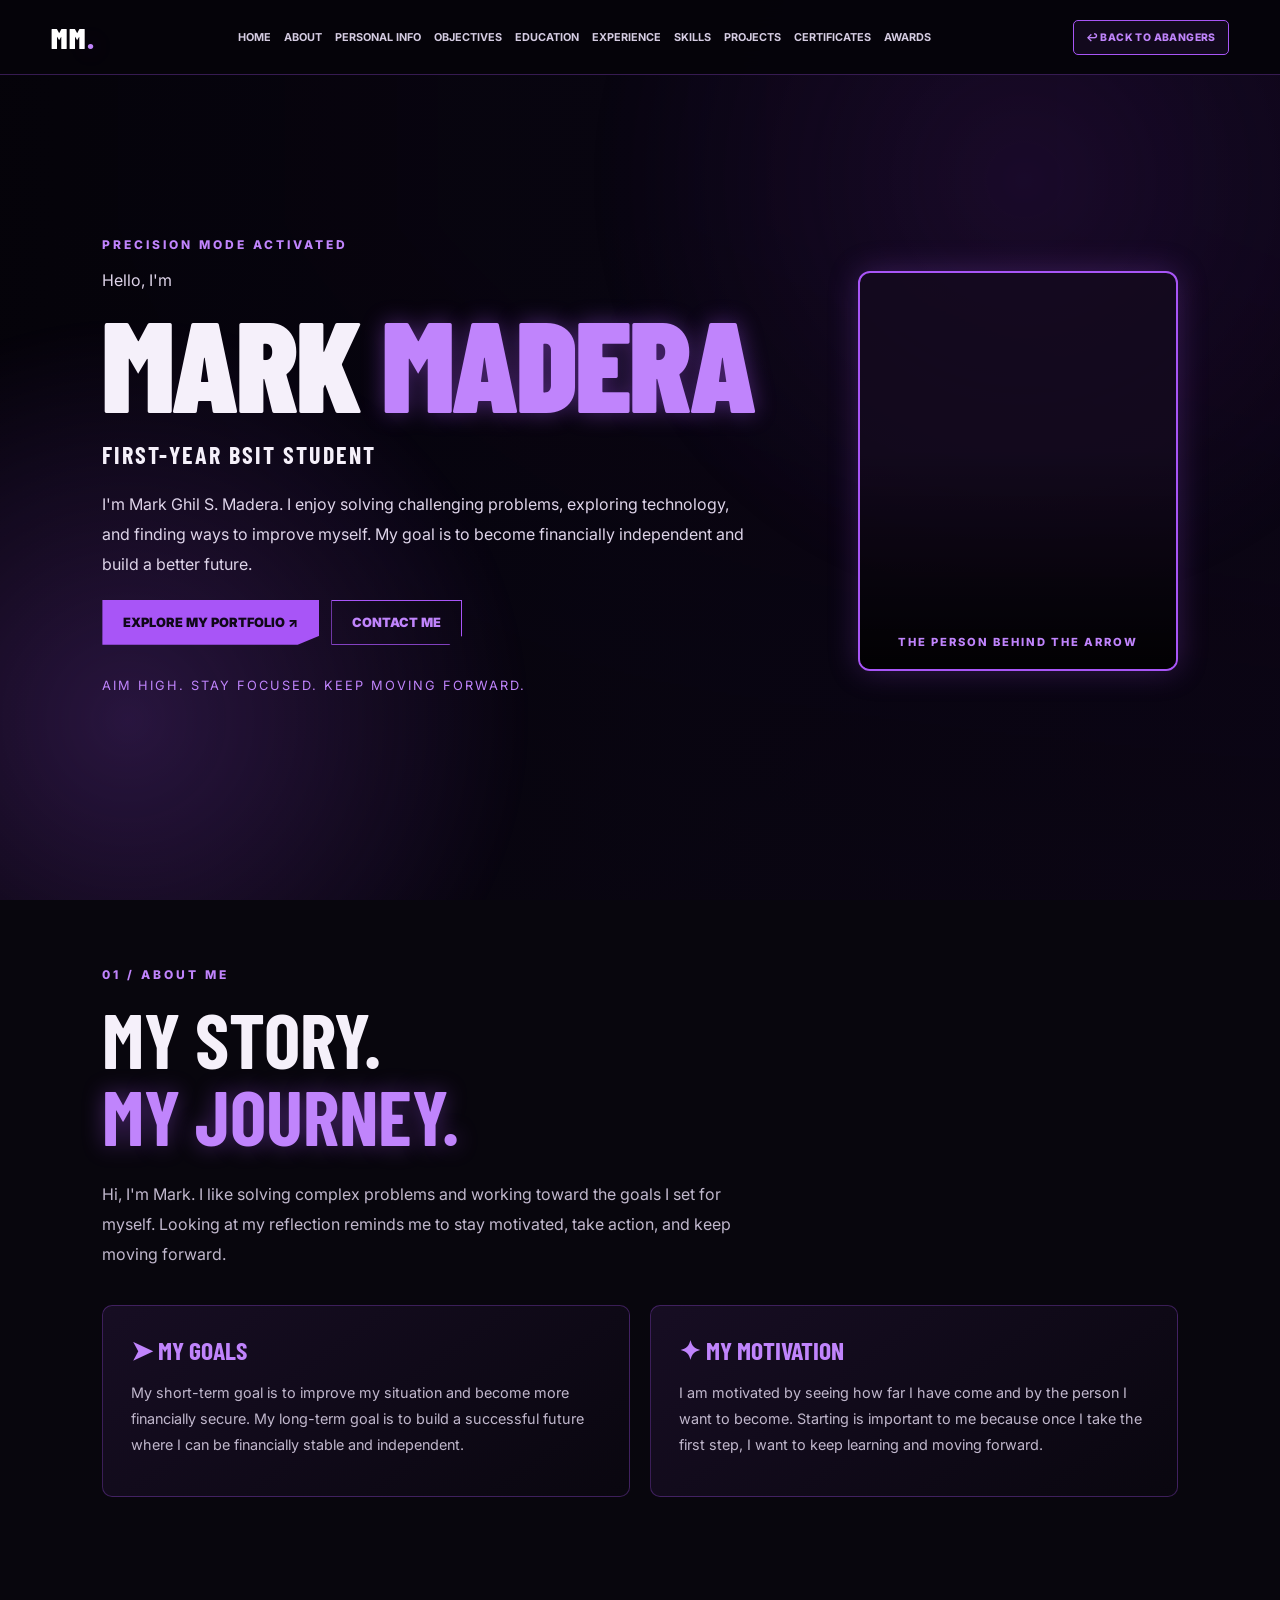
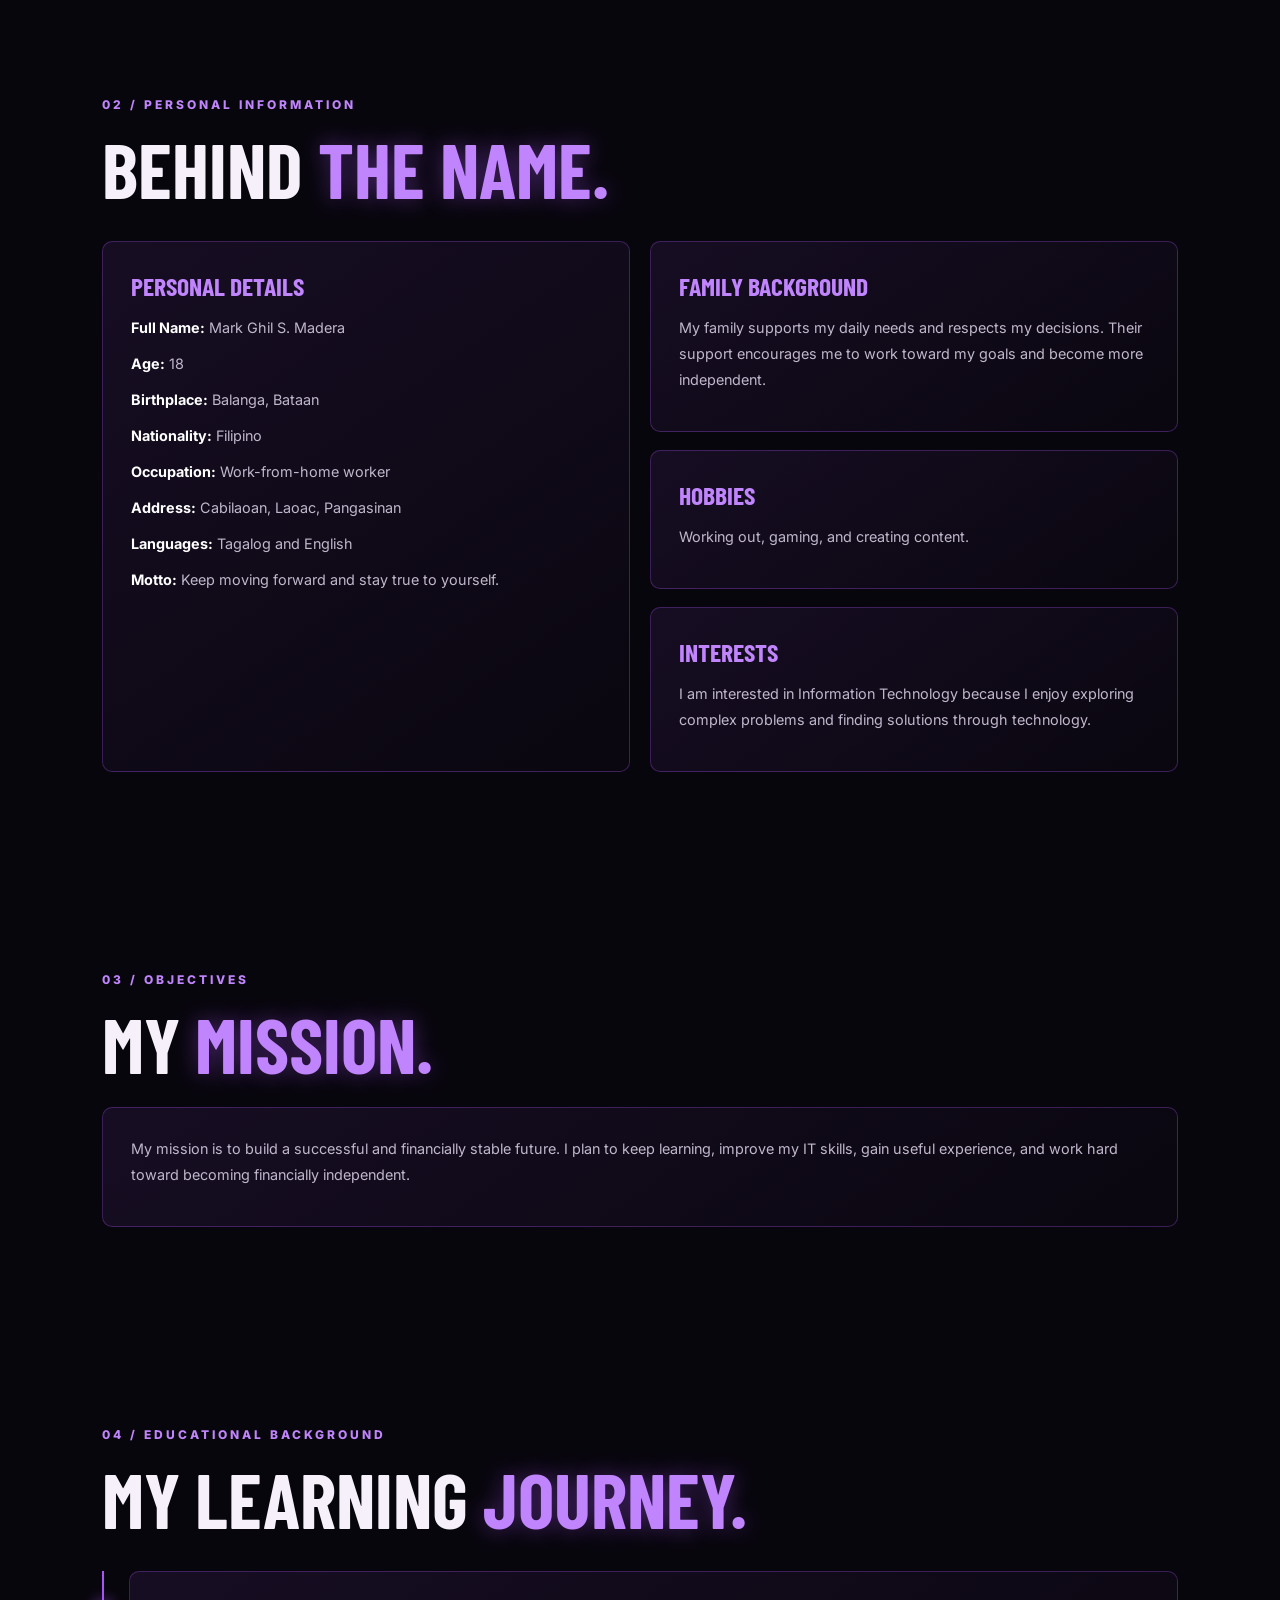
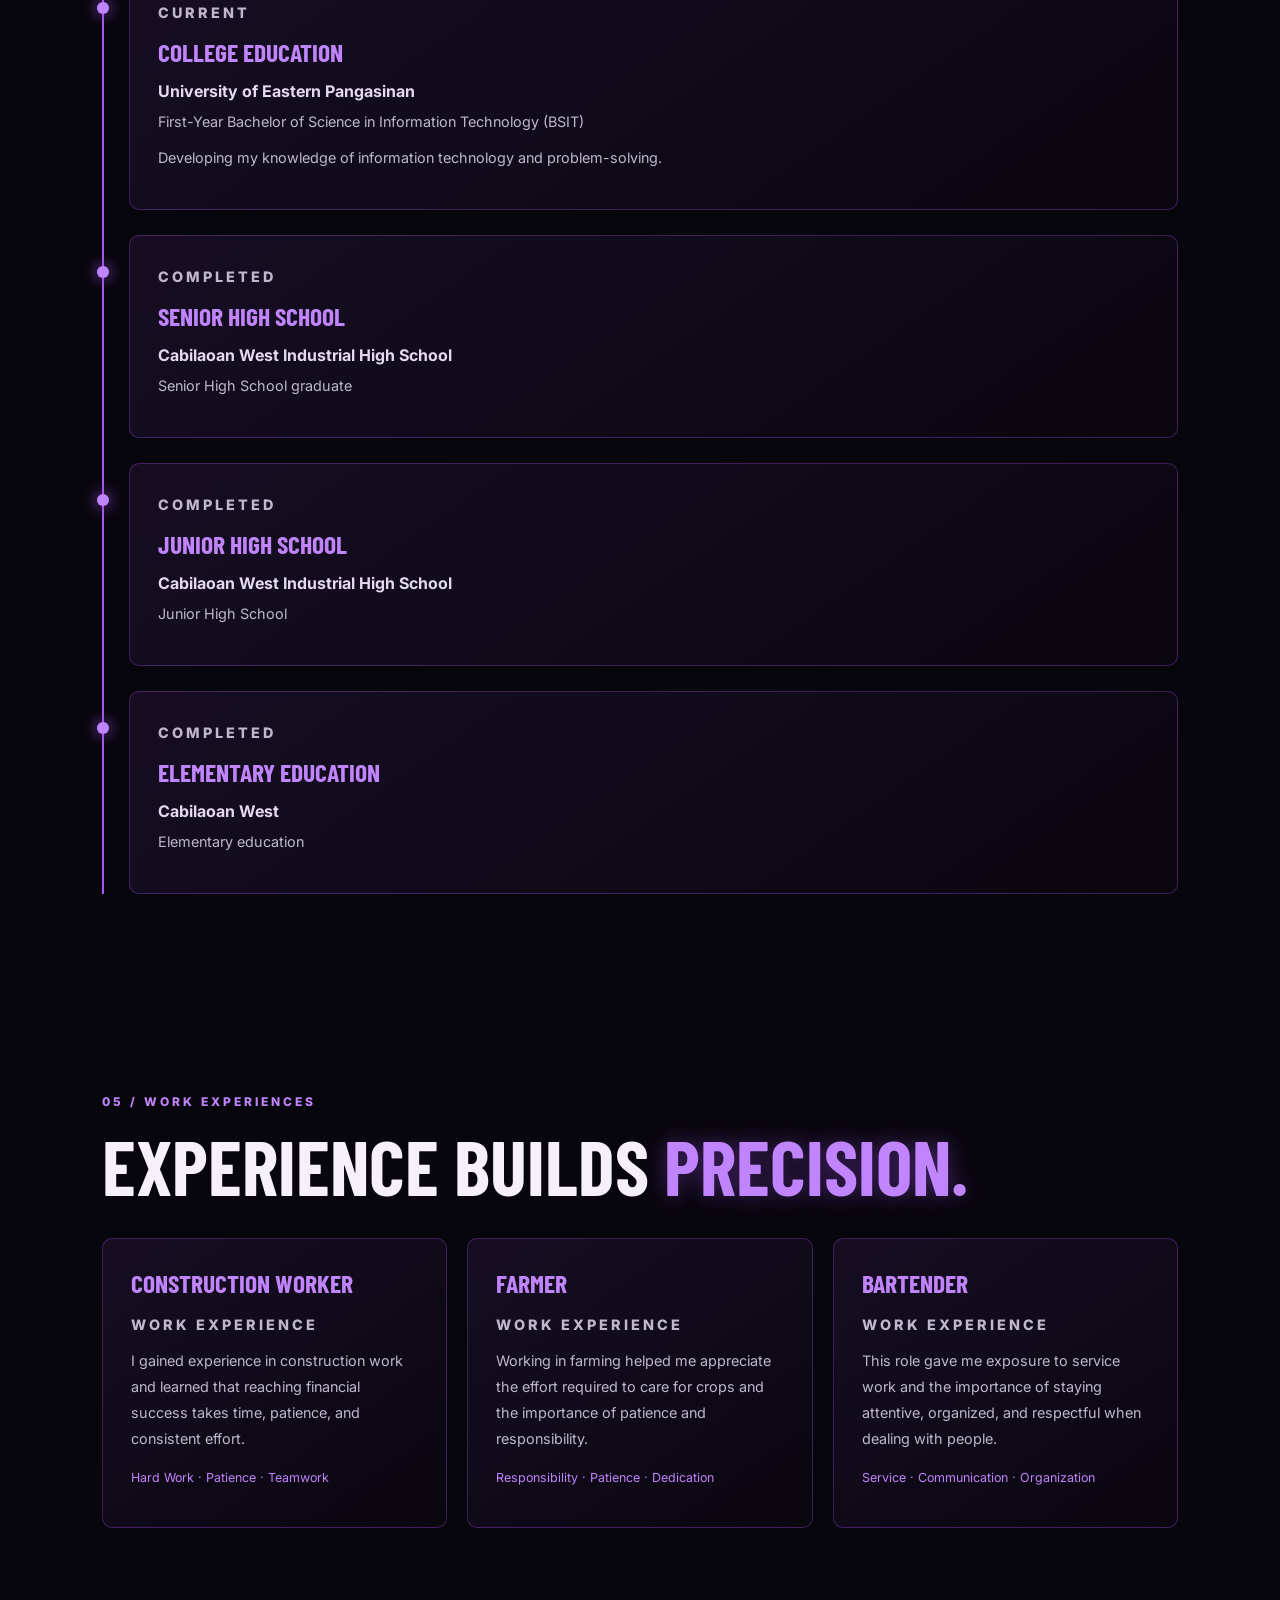
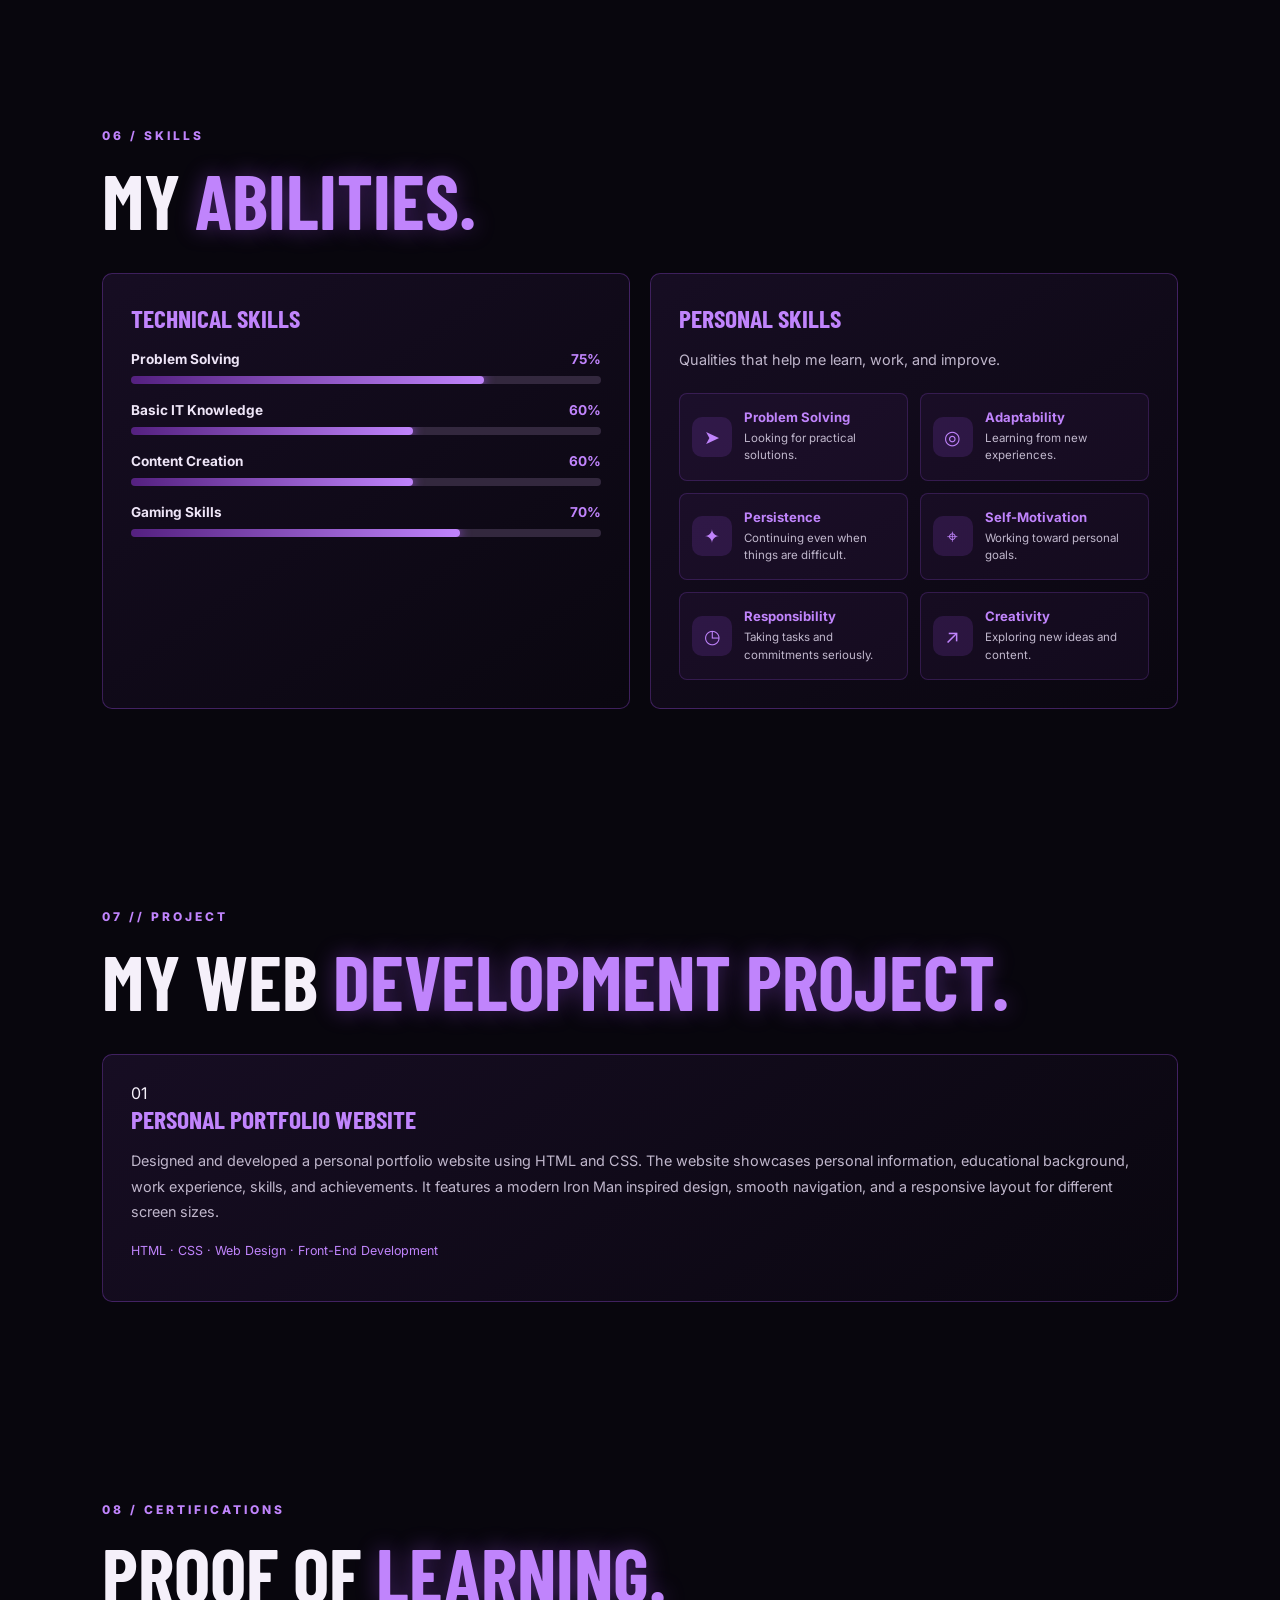
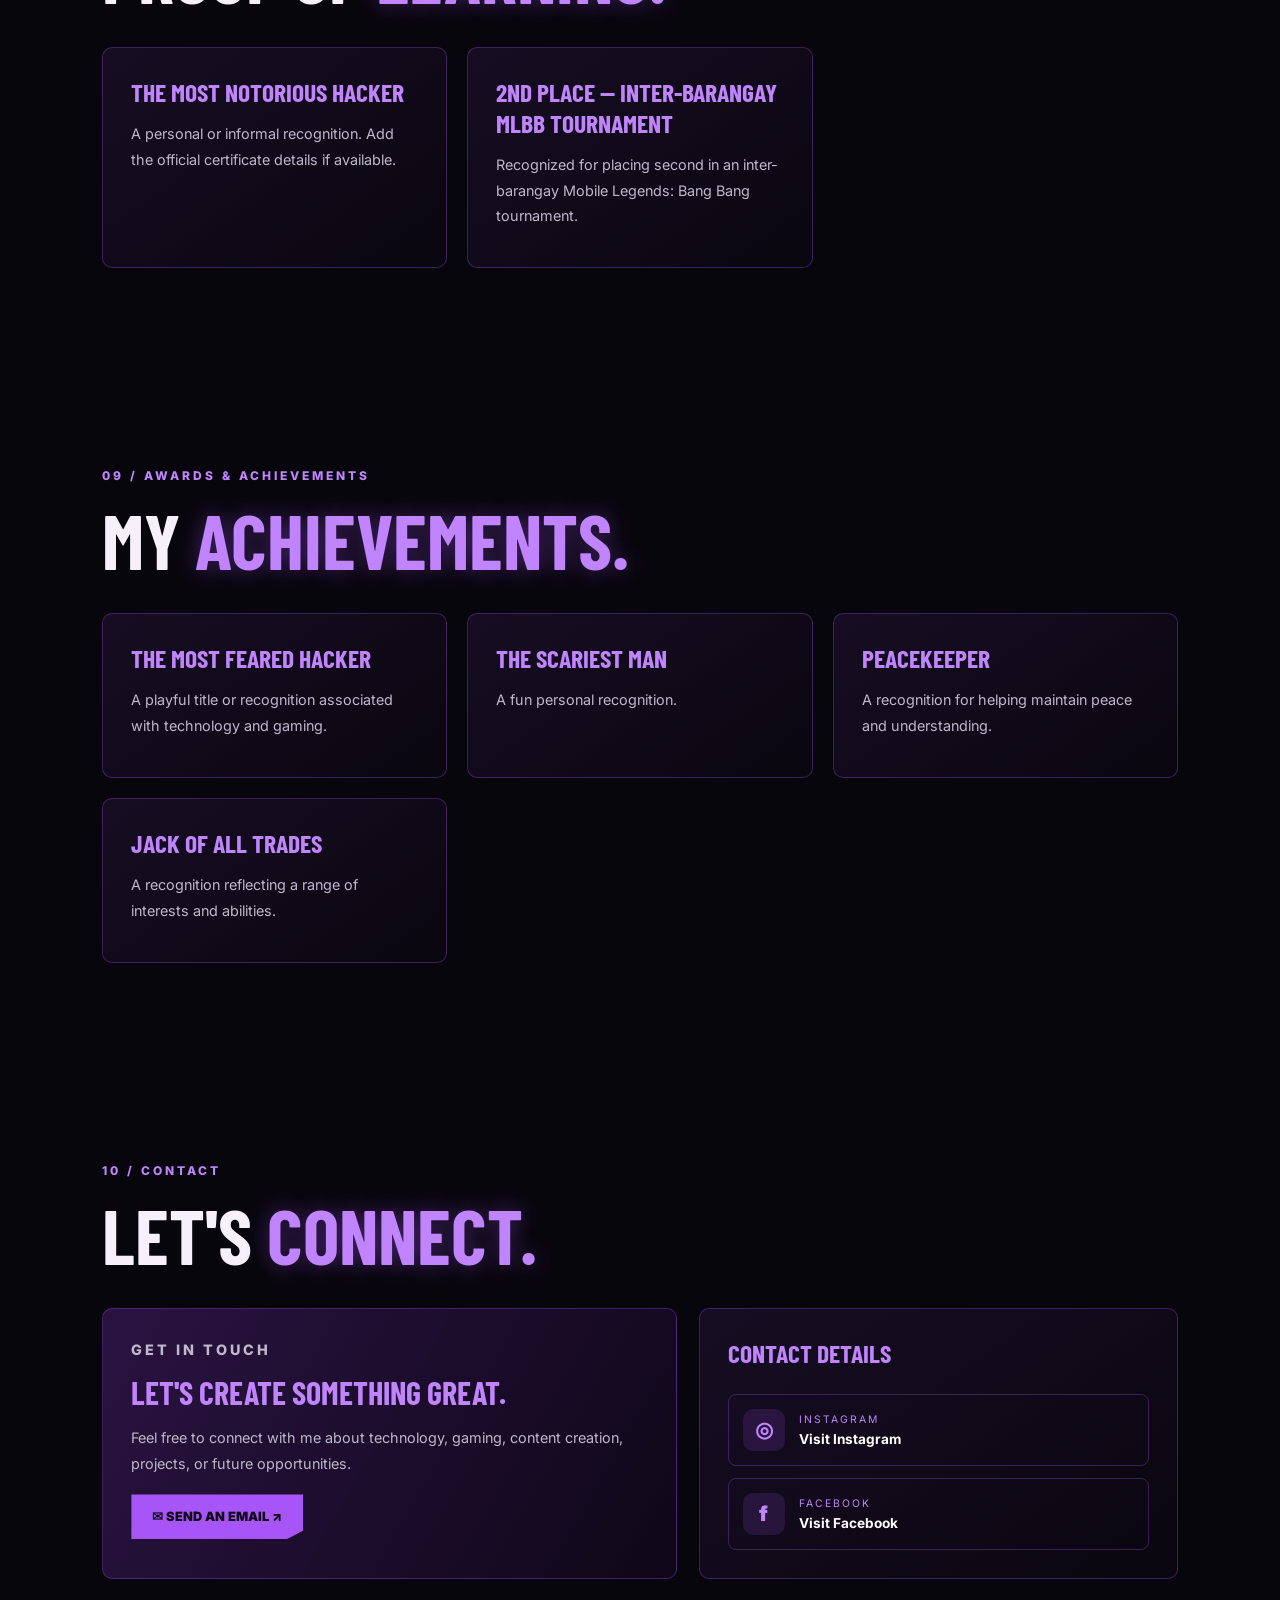
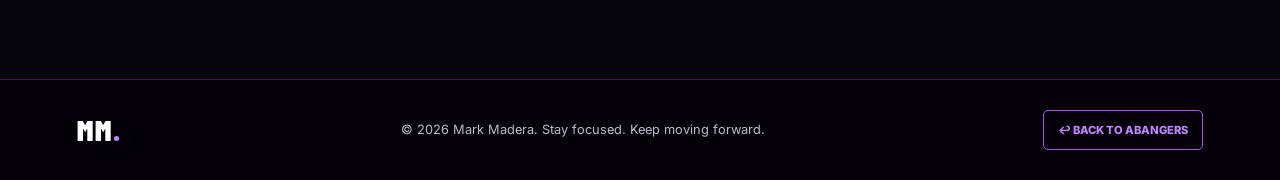
<file: MARK_HAWKEYE.html>
<!DOCTYPE html>
<html lang="en">
<head>
  <meta charset="UTF-8">
  <meta name="viewport" content="width=device-width, initial-scale=1.0">
  <title>Mark Madera | Hawkeye</title>
  <link rel="stylesheet" href="MARK_HAWKEYE.css">
</head>
<body>

  <video class="video-bg" autoplay muted loop playsinline>
    <source src="Hawkeye.mp4" type="video/mp4">
  </video>
  <div class="overlay"></div>

  <header>
    <a href="#home" class="logo">MM<span>.</span></a>

    <input type="checkbox" id="menu">
    <label for="menu" class="menu-icon">☰</label>

    <nav>
      <a href="#home">Home</a>
      <a href="#about">About</a>
      <a href="#personal">Personal Info</a>
      <a href="#objectives">Objectives</a>
      <a href="#education">Education</a>
      <a href="#experience">Experience</a>
      <a href="#skills">Skills</a>
      <a href="#projects">Projects</a>
      <a href="#certificates">Certificates</a>
      <a href="#awards">Awards</a>
    </nav>

    <a href="index.html" class="back-main back-main-top">
      ↩ BACK TO ABANGERS
    </a>
  </header>

  <main>

    <section id="home" class="hero">
      <div class="hero-content">
        <p class="tag">PRECISION MODE ACTIVATED</p>
        <p>Hello, I'm</p>

        <h1>MARK <span>MADERA</span></h1>
        <h2>FIRST-YEAR BSIT STUDENT</h2>

        <p class="description">
          I'm Mark Ghil S. Madera. I enjoy solving challenging
          problems, exploring technology, and finding ways to
          improve myself. My goal is to become financially
          independent and build a better future.
        </p>

        <a href="#about" class="btn">
          EXPLORE MY PORTFOLIO ↗
        </a>

        <a href="#contact" class="btn btn-outline">
          CONTACT ME
        </a>

        <p class="motto">
          AIM HIGH. STAY FOCUSED. KEEP MOVING FORWARD.
        </p>
      </div>

      <div class="image-transition">
        <img src="Mark.jpg" alt="Mark Madera portrait">
        <img src="Mark1.jpg" alt="Mark Madera outdoors">
        <div class="photo-label">
          THE PERSON BEHIND THE ARROW
        </div>
      </div>
    </section>

    <section id="about" class="section">
      <p class="tag">01 / ABOUT ME</p>
      <h2>MY STORY.<br><span>MY JOURNEY.</span></h2>

      <p class="section-text">
        Hi, I'm Mark. I like solving complex problems and working
        toward the goals I set for myself. Looking at my reflection
        reminds me to stay motivated, take action, and keep moving
        forward.
      </p>

      <div class="grid two">
        <article class="card">
          <h3>➤ My Goals</h3>
          <p>
            My short-term goal is to improve my situation and become
            more financially secure. My long-term goal is to build a
            successful future where I can be financially stable and
            independent.
          </p>
        </article>

        <article class="card">
          <h3>✦ My Motivation</h3>
          <p>
            I am motivated by seeing how far I have come and by the
            person I want to become. Starting is important to me
            because once I take the first step, I want to keep
            learning and moving forward.
          </p>
        </article>
      </div>
    </section>

    <section id="personal" class="section">
      <p class="tag">02 / PERSONAL INFORMATION</p>
      <h2>BEHIND <span>THE NAME.</span></h2>

      <div class="grid two">
        <article class="card">
          <h3>Personal Details</h3>

          <p><b>Full Name:</b> Mark Ghil S. Madera</p>
          <p><b>Age:</b> 18</p>
          <p><b>Birthplace:</b> Balanga, Bataan</p>
          <p><b>Nationality:</b> Filipino</p>
          <p><b>Occupation:</b> Work-from-home worker</p>
          <p><b>Address:</b> Cabilaoan, Laoac, Pangasinan</p>
          <p><b>Languages:</b> Tagalog and English</p>
          <p>
            <b>Motto:</b>
            Keep moving forward and stay true to yourself.
          </p>
        </article>

        <div class="stack">
          <article class="card">
            <h3>Family Background</h3>
            <p>
              My family supports my daily needs and respects my
              decisions. Their support encourages me to work toward
              my goals and become more independent.
            </p>
          </article>

          <article class="card">
            <h3>Hobbies</h3>
            <p>
              Working out, gaming, and creating content.
            </p>
          </article>

          <article class="card">
            <h3>Interests</h3>
            <p>
              I am interested in Information Technology because
              I enjoy exploring complex problems and finding
              solutions through technology.
            </p>
          </article>
        </div>
      </div>
    </section>

    <section id="objectives" class="section">
      <p class="tag">03 / OBJECTIVES</p>
      <h2>MY <span>MISSION.</span></h2>

      <article class="card">
        <p>
          My mission is to build a successful and financially stable
          future. I plan to keep learning, improve my IT skills, gain
          useful experience, and work hard toward becoming financially
          independent.
        </p>
      </article>
    </section>

    <section id="education" class="section">
      <p class="tag">04 / EDUCATIONAL BACKGROUND</p>
      <h2>MY LEARNING <span>JOURNEY.</span></h2>

      <div class="timeline">
        <article class="card">
          <p class="tag">CURRENT</p>
          <h3>College Education</h3>
          <h4>University of Eastern Pangasinan</h4>
          <p>
            First-Year Bachelor of Science in Information Technology (BSIT)
          </p>
          <p>
            Developing my knowledge of information technology
            and problem-solving.
          </p>
        </article>

        <article class="card">
          <p class="tag">COMPLETED</p>
          <h3>Senior High School</h3>
          <h4>Cabilaoan West Industrial High School</h4>
          <p>Senior High School graduate</p>
        </article>

        <article class="card">
          <p class="tag">COMPLETED</p>
          <h3>Junior High School</h3>
          <h4>Cabilaoan West Industrial High School</h4>
          <p>Junior High School</p>
        </article>

        <article class="card">
          <p class="tag">COMPLETED</p>
          <h3>Elementary Education</h3>
          <h4>Cabilaoan West</h4>
          <p>Elementary education</p>
        </article>
      </div>
    </section>

    <section id="experience" class="section">
      <p class="tag">05 / WORK EXPERIENCES</p>
      <h2>EXPERIENCE BUILDS <span>PRECISION.</span></h2>

      <div class="grid three">
        <article class="card">
          <h3>Construction Worker</h3>
          <p class="tag">WORK EXPERIENCE</p>
          <p>
            I gained experience in construction work and learned
            that reaching financial success takes time, patience,
            and consistent effort.
          </p>
          <p class="skill-tags">
            Hard Work · Patience · Teamwork
          </p>
        </article>

        <article class="card">
          <h3>Farmer</h3>
          <p class="tag">WORK EXPERIENCE</p>
          <p>
            Working in farming helped me appreciate the effort
            required to care for crops and the importance of
            patience and responsibility.
          </p>
          <p class="skill-tags">
            Responsibility · Patience · Dedication
          </p>
        </article>

        <article class="card">
          <h3>Bartender</h3>
          <p class="tag">WORK EXPERIENCE</p>
          <p>
            This role gave me exposure to service work and the
            importance of staying attentive, organized, and
            respectful when dealing with people.
          </p>
          <p class="skill-tags">
            Service · Communication · Organization
          </p>
        </article>
      </div>
    </section>

    <section id="skills" class="section">
      <p class="tag">06 / SKILLS</p>
      <h2>MY <span>ABILITIES.</span></h2>

      <div class="grid two">
        <article class="card">
          <h3>Technical Skills</h3>

          <div class="skill-item">
            <div class="skill-heading">
              <span>Problem Solving</span>
              <span>75%</span>
            </div>
            <div class="bar">
              <span style="width:75%"></span>
            </div>
          </div>

          <div class="skill-item">
            <div class="skill-heading">
              <span>Basic IT Knowledge</span>
              <span>60%</span>
            </div>
            <div class="bar">
              <span style="width:60%"></span>
            </div>
          </div>

          <div class="skill-item">
            <div class="skill-heading">
              <span>Content Creation</span>
              <span>60%</span>
            </div>
            <div class="bar">
              <span style="width:60%"></span>
            </div>
          </div>

          <div class="skill-item">
            <div class="skill-heading">
              <span>Gaming Skills</span>
              <span>70%</span>
            </div>
            <div class="bar">
              <span style="width:70%"></span>
            </div>
          </div>

        </article>

        <article class="card">
          <h3>Personal Skills</h3>
          <p class="skills-intro">
            Qualities that help me learn, work, and improve.
          </p>

          <div class="personal-skills">
            <div class="personal-skill">
              <span class="skill-icon">➤</span>
              <div>
                <h4>Problem Solving</h4>
                <p>Looking for practical solutions.</p>
              </div>
            </div>

            <div class="personal-skill">
              <span class="skill-icon">◎</span>
              <div>
                <h4>Adaptability</h4>
                <p>Learning from new experiences.</p>
              </div>
            </div>

            <div class="personal-skill">
              <span class="skill-icon">✦</span>
              <div>
                <h4>Persistence</h4>
                <p>Continuing even when things are difficult.</p>
              </div>
            </div>

            <div class="personal-skill">
              <span class="skill-icon">⌖</span>
              <div>
                <h4>Self-Motivation</h4>
                <p>Working toward personal goals.</p>
              </div>
            </div>

            <div class="personal-skill">
              <span class="skill-icon">◷</span>
              <div>
                <h4>Responsibility</h4>
                <p>Taking tasks and commitments seriously.</p>
              </div>
            </div>

            <div class="personal-skill">
              <span class="skill-icon">↗</span>
              <div>
                <h4>Creativity</h4>
                <p>Exploring new ideas and content.</p>
              </div>
            </div>
          </div>
        </article>
      </div>
    </section>

    
<section id="projects" class="section">
  <p class="tag">07 // PROJECT</p>
  <h2>MY WEB <span>DEVELOPMENT PROJECT.</span></h2>

  <div class="grid">
    <article class="card">
      <span class="card-number">01</span>
      <h3>PERSONAL PORTFOLIO WEBSITE</h3>

      <p>
        Designed and developed a personal portfolio website
        using HTML and CSS. The website showcases personal
        information, educational background, work experience,
        skills, and achievements. It features a modern Iron Man
        inspired design, smooth navigation, and a responsive
        layout for different screen sizes.
      </p>

      <p class="skill-tags">
        HTML · CSS · Web Design · Front-End Development
      </p>
    </article>
  </div>
</section>
    

    <section id="certificates" class="section">
      <p class="tag">08 / CERTIFICATIONS</p>
      <h2>PROOF OF <span>LEARNING.</span></h2>

      <div class="grid three">
        <article class="card">
          <h3>The Most Notorious Hacker</h3>
          <p>
            A personal or informal recognition. Add the official
            certificate details if available.
          </p>
          
        </article>

        <article class="card">
          <h3>2nd Place — Inter-Barangay MLBB Tournament</h3>
          <p>
            Recognized for placing second in an inter-barangay
            Mobile Legends: Bang Bang tournament.
          </p>
      
        </article>
      </div>
    </section>

    <section id="awards" class="section">
      <p class="tag">09 / AWARDS & ACHIEVEMENTS</p>
      <h2>MY <span>ACHIEVEMENTS.</span></h2>

      <div class="grid three">
        <article class="card">
          <h3>The Most Feared Hacker</h3>
          <p>
            A playful title or recognition associated with
            technology and gaming.
          </p>
          
        </article>

        <article class="card">
          <h3>The Scariest Man</h3>
          <p>A fun personal recognition.</p>
          
        </article>

        <article class="card">
          <h3>Peacekeeper</h3>
          <p>
            A recognition for helping maintain peace
            and understanding.
          </p>
        
        </article>

        <article class="card">
          <h3>Jack of All Trades</h3>
          <p>
            A recognition reflecting a range of interests
            and abilities.
          </p>
          
        </article>
      </div>
    </section>

    <section id="contact" class="section">
      <p class="tag">10 / CONTACT</p>
      <h2>LET'S <span>CONNECT.</span></h2>

      <div class="contact-layout">
        <article class="card contact-card">
          <p class="tag">GET IN TOUCH</p>
          <h3>LET'S CREATE SOMETHING GREAT.</h3>

          <p>
            Feel free to connect with me about technology,
            gaming, content creation, projects, or future
            opportunities.
          </p>

          <a class="btn" href="mailto:markghil04@gmail.com">
            ✉ SEND AN EMAIL ↗
          </a>
        </article>

        <article class="card contact-details">
          <h3>CONTACT DETAILS</h3>

          <a
            href="https://www.instagram.com/mark_deroso/"
            class="contact-link"
            target="_blank"
            rel="noopener"
          >
            <span class="contact-icon">◎</span>
            <span>
              <small>INSTAGRAM</small>
              <strong>Visit Instagram</strong>
            </span>
          </a>

          <a
            href="https://www.facebook.com/share/1FH1M9uGqb/"
            class="contact-link"
            target="_blank"
            rel="noopener"
          >
            <span class="contact-icon">f</span>
            <span>
              <small>FACEBOOK</small>
              <strong>Visit Facebook</strong>
            </span>
          </a>
        </article>
      </div>
    </section>

  </main>

  <footer>
    <a href="#home" class="logo">MM<span>.</span></a>

    <p>
      © 2026 Mark Madera. Stay focused. Keep moving forward.
    </p>

    <a href="index.html" class="back-main">
      ↩ BACK TO ABANGERS
    </a>
  </footer>

</body>
</html>
</file>
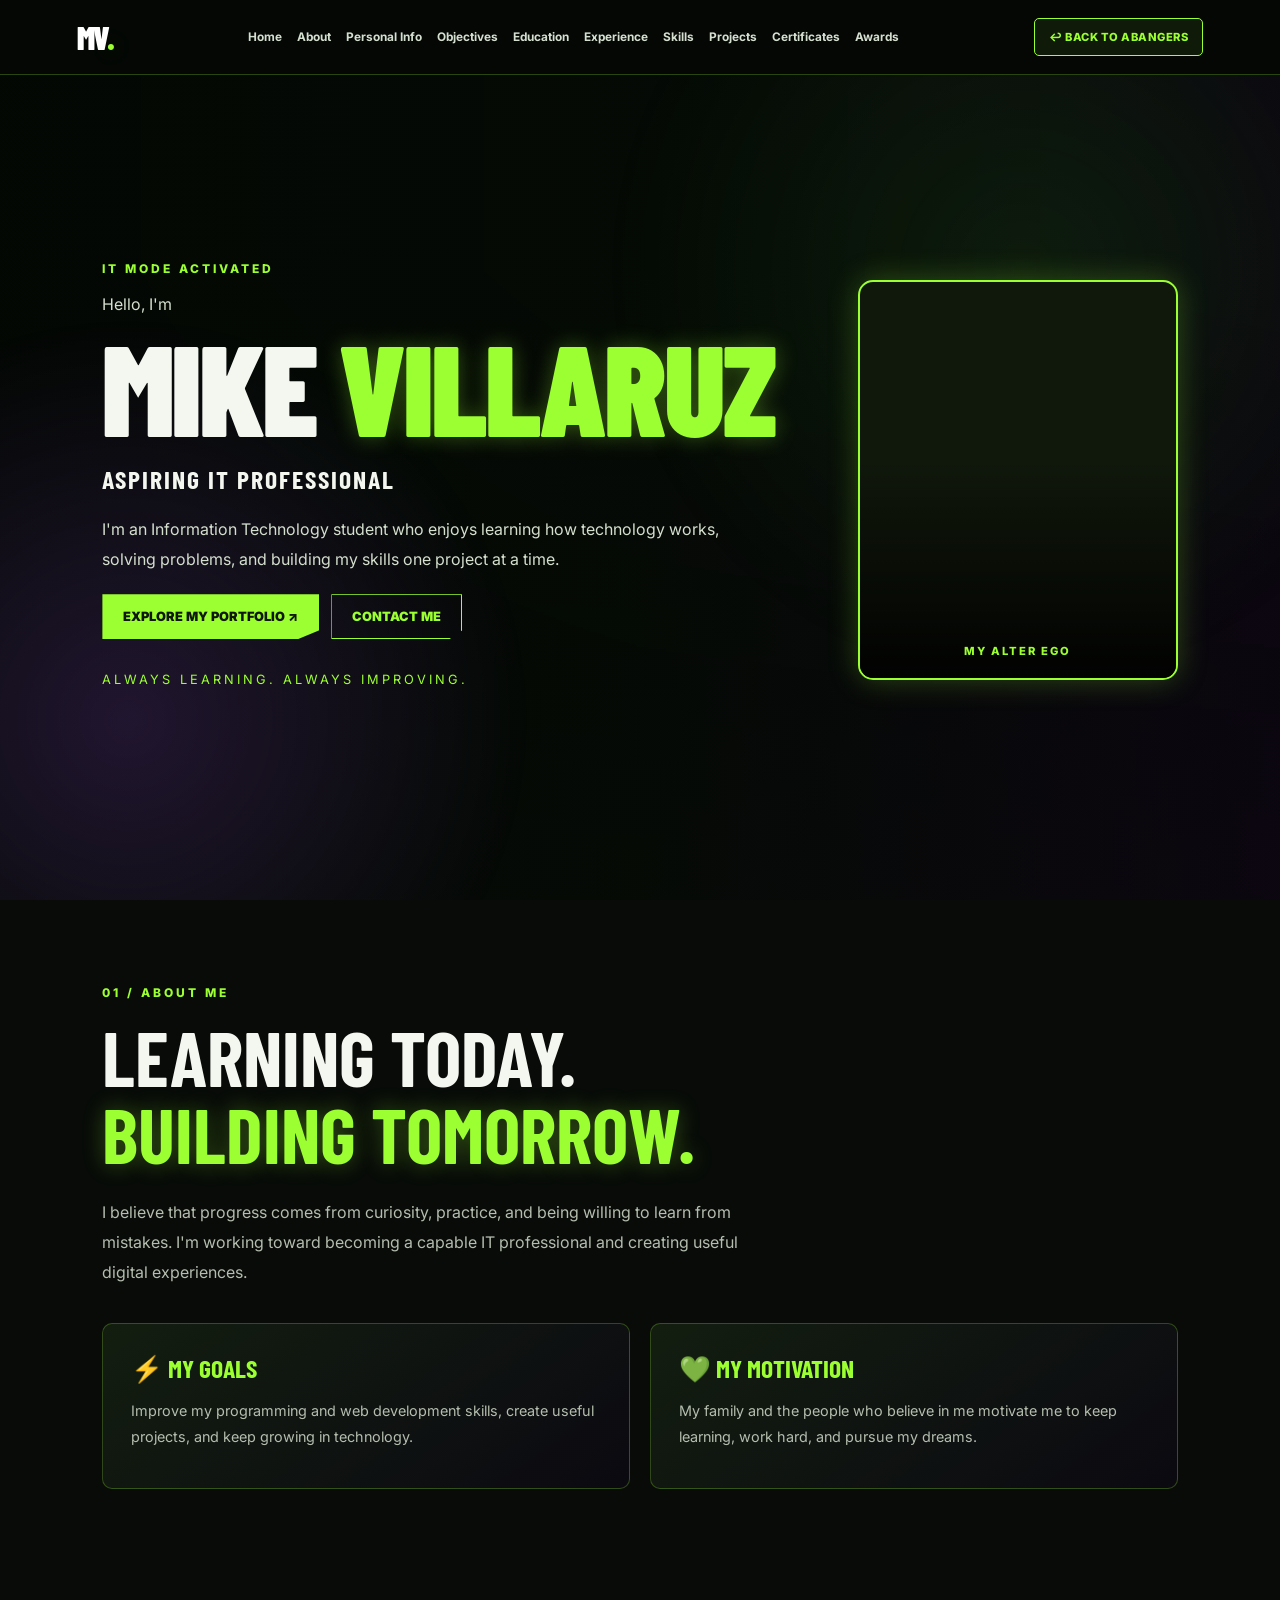
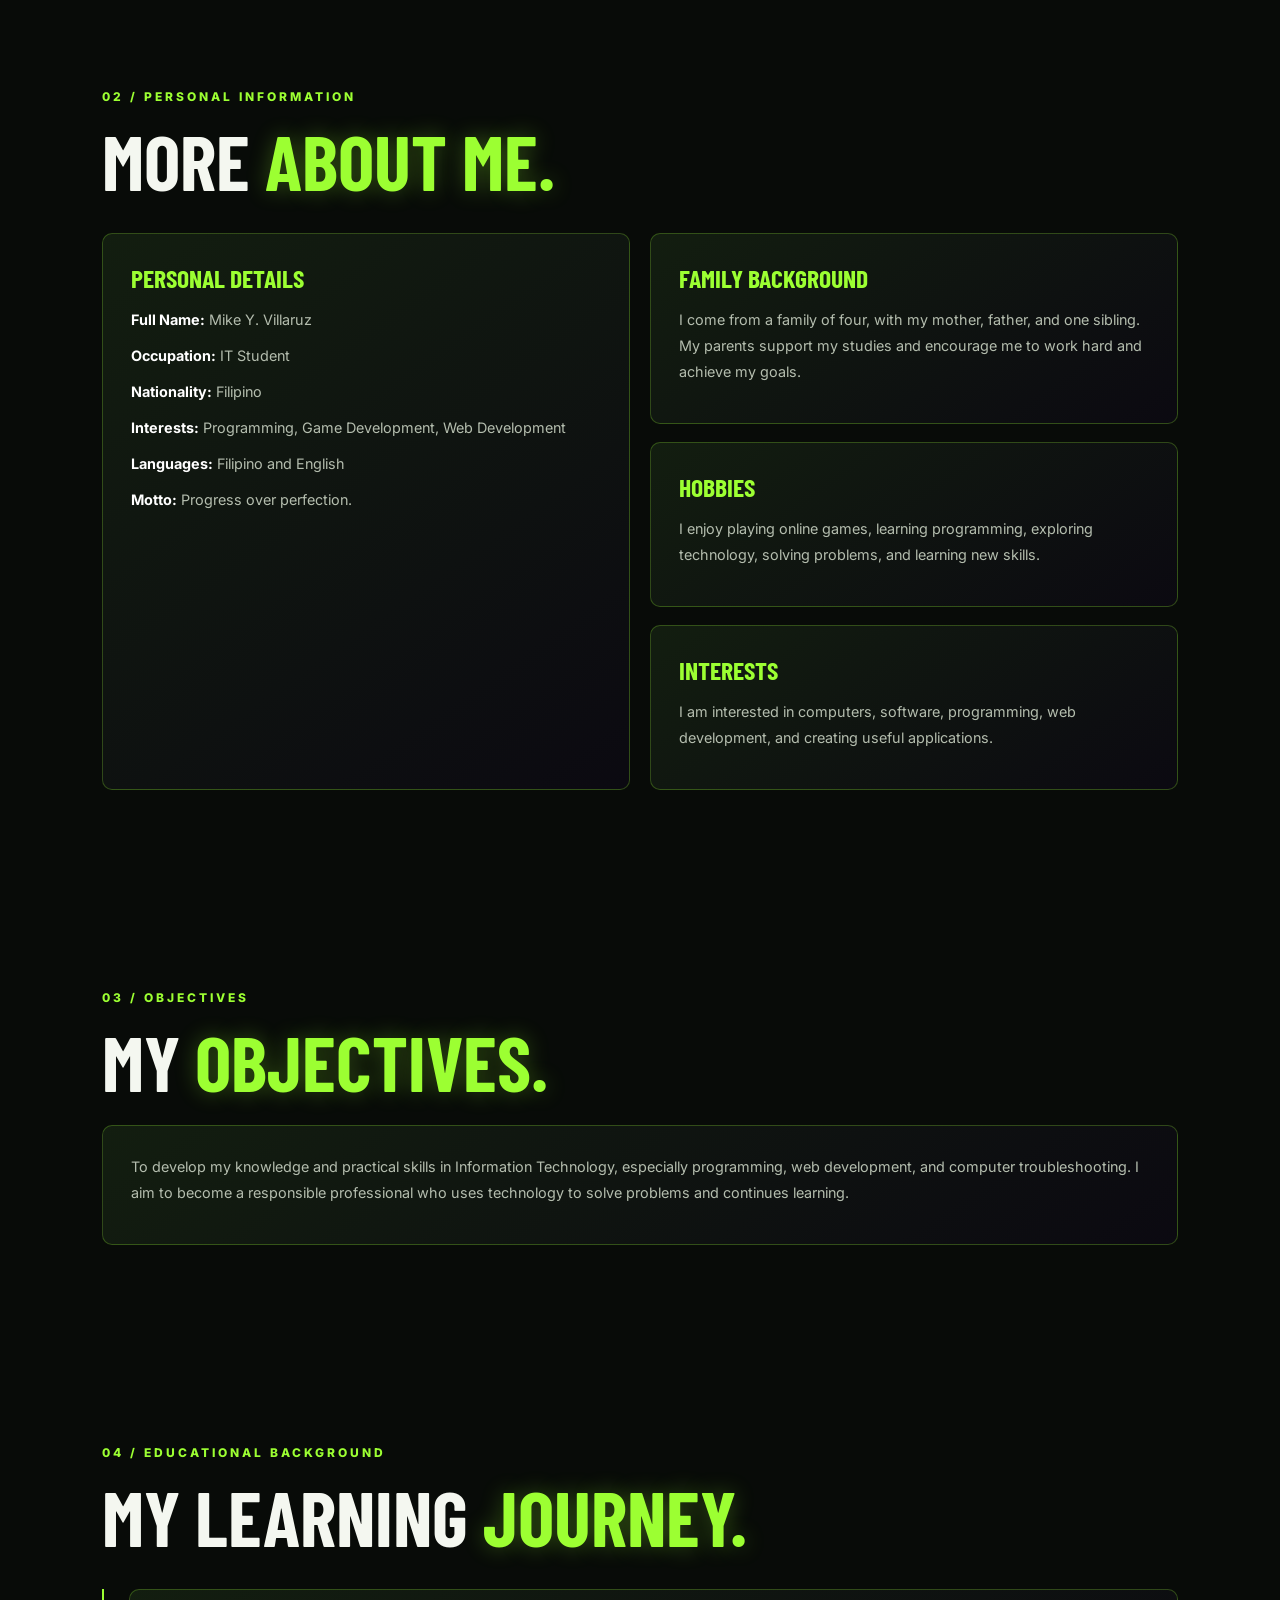
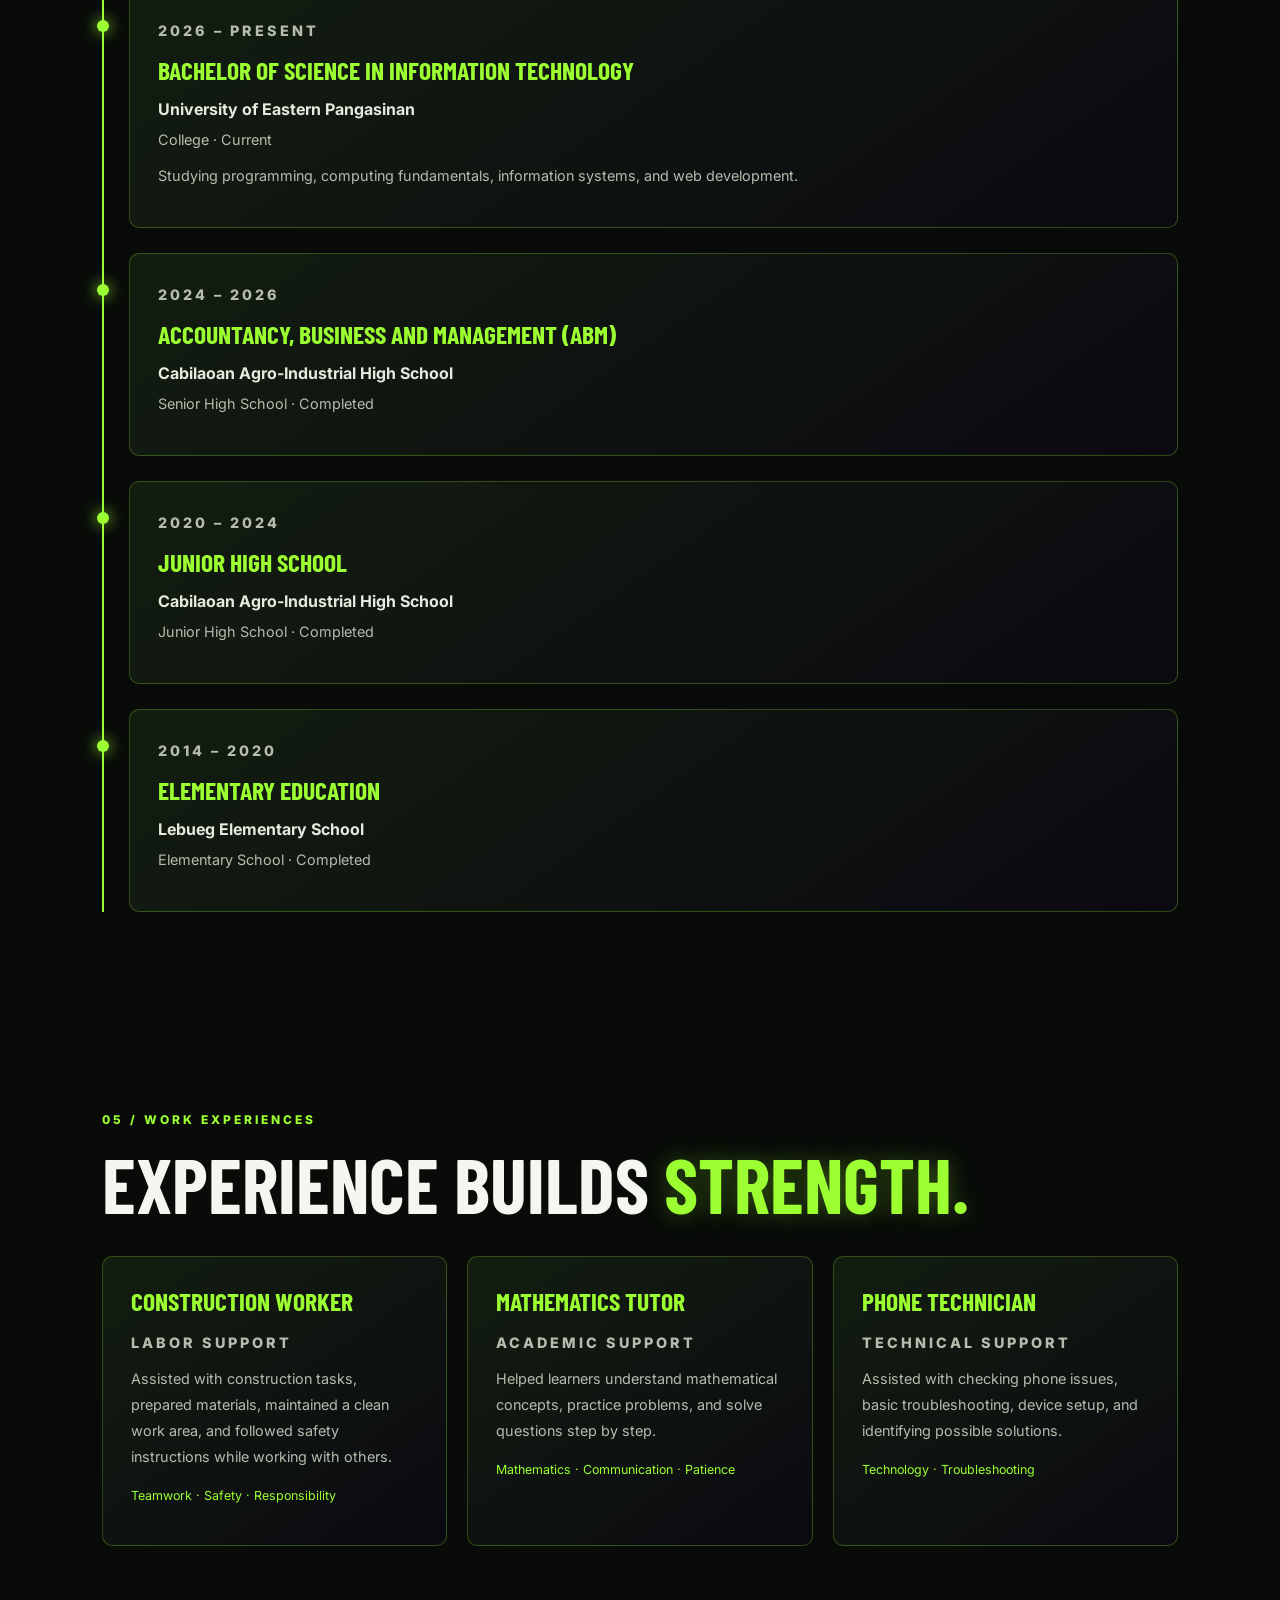
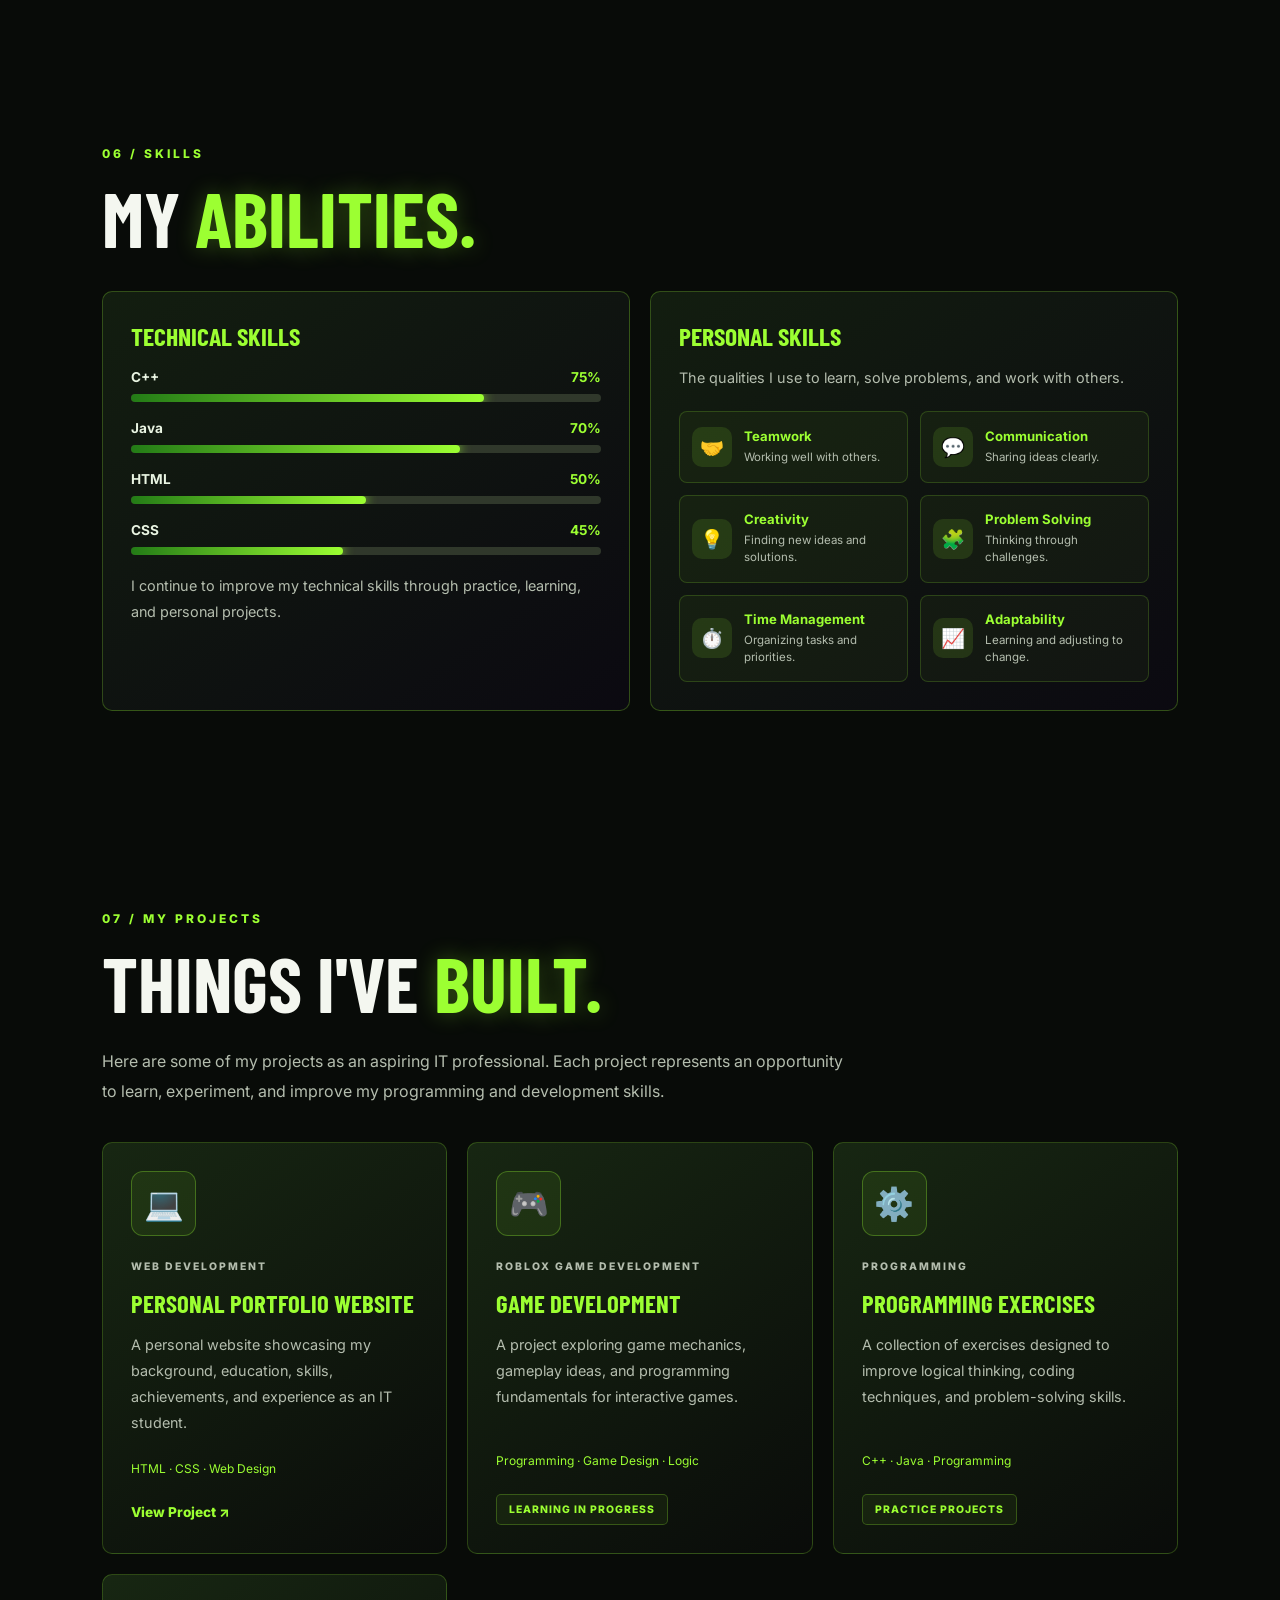
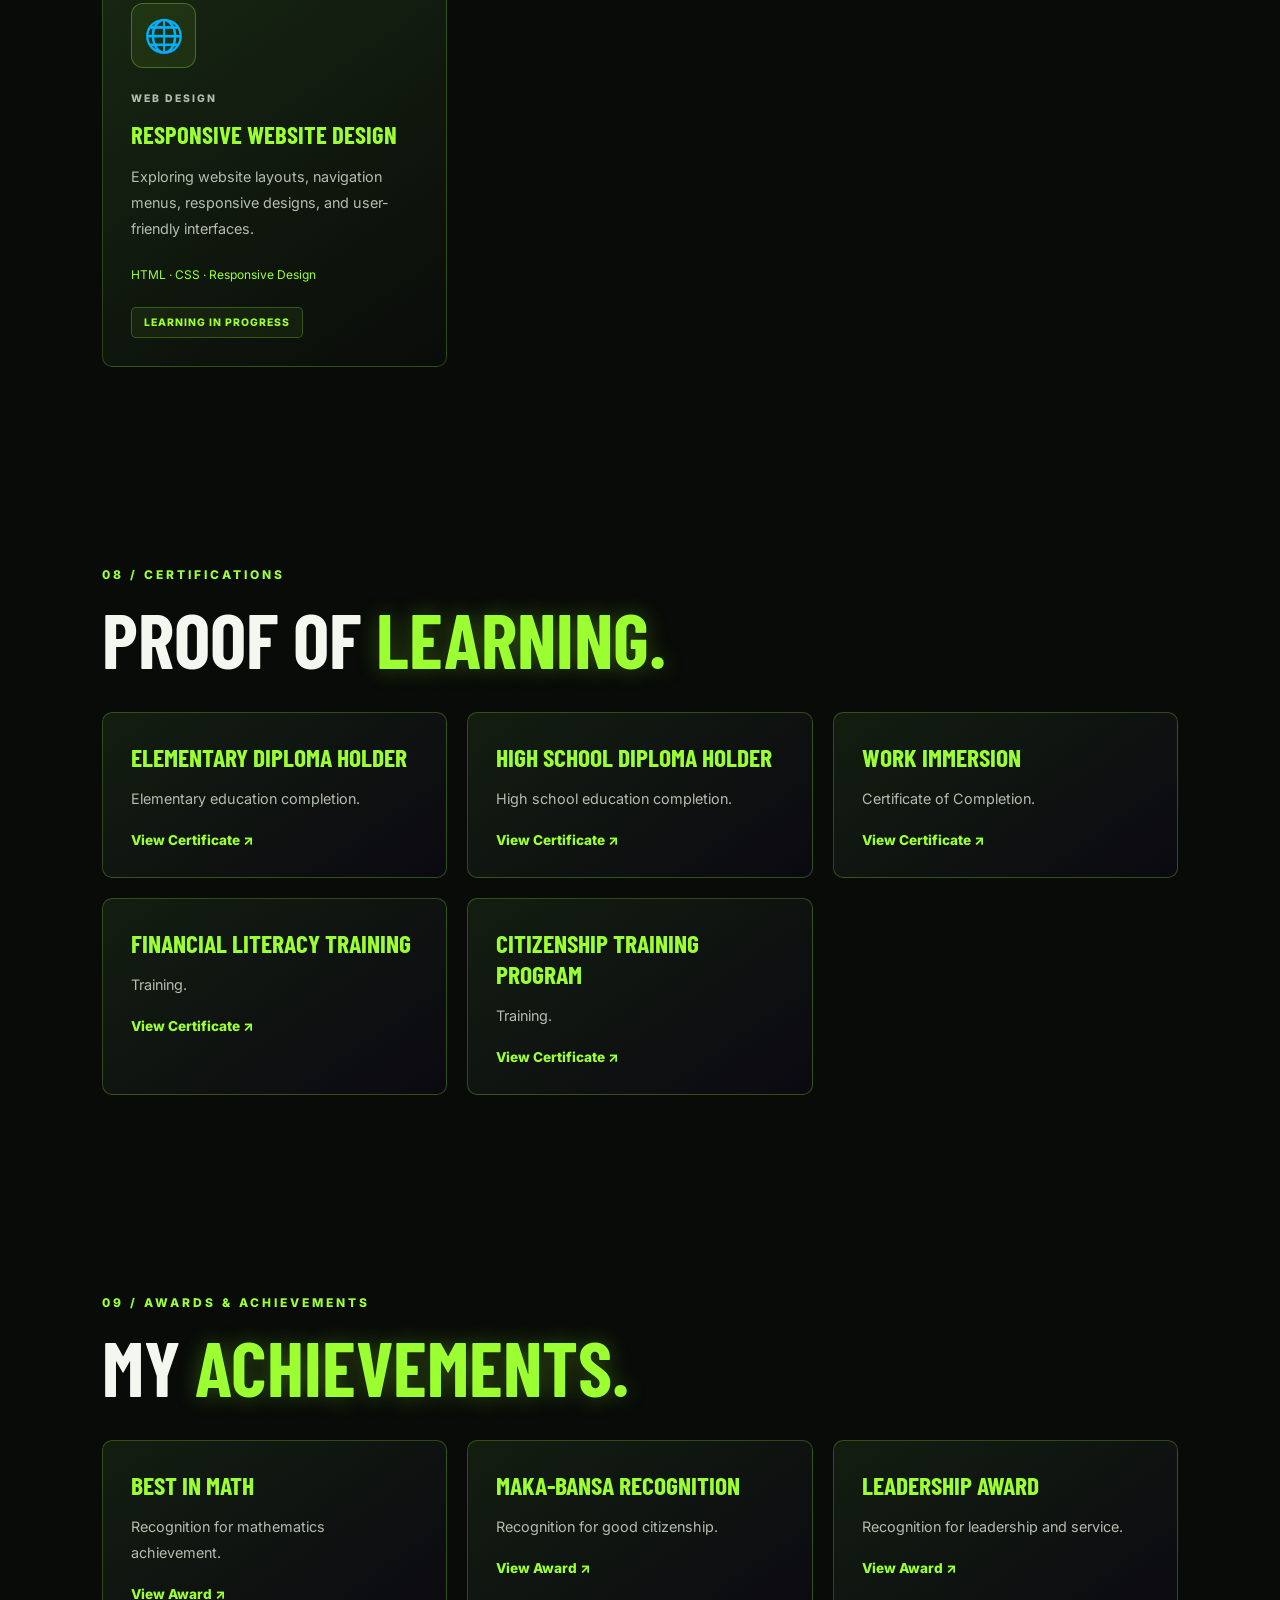
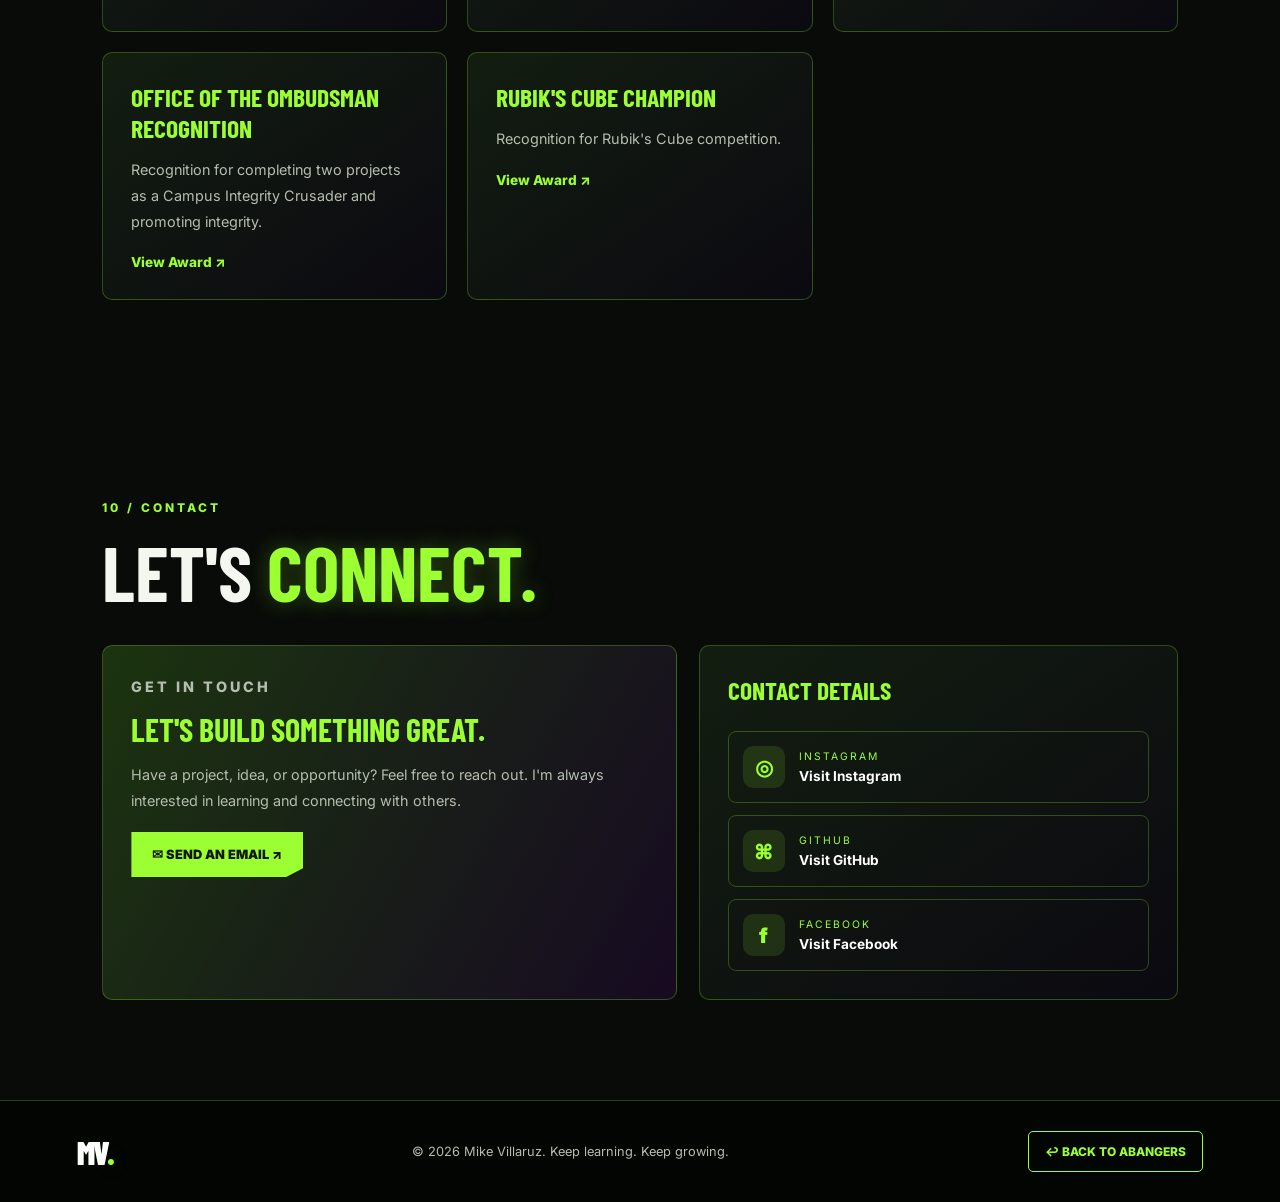
<file: MIKE_HULK.html>
<!DOCTYPE html>
<html lang="en">
<head>
  <meta charset="UTF-8">
  <meta name="viewport" content="width=device-width, initial-scale=1.0">
  <title>Mike Villaruz | Hulk</title>
  <link rel="stylesheet" href="MIKE_HULK.css">
</head>
<body>

  <video class="video-bg" autoplay muted loop playsinline>
    <source src="Hulk.mp4" type="video/mp4">
  </video>
  <div class="overlay"></div>

  <header>
    <a href="#home" class="logo">MV<span>.</span></a>

    <input type="checkbox" id="menu">
    <label for="menu" class="menu-icon">☰</label>

    <nav>
      <a href="#home">Home</a>
      <a href="#about">About</a>
      <a href="#personal">Personal Info</a>
      <a href="#objectives">Objectives</a>
      <a href="#education">Education</a>
      <a href="#experience">Experience</a>
      <a href="#skills">Skills</a>
      <a href="#projects">Projects</a>
      <a href="#certificates">Certificates</a>
      <a href="#awards">Awards</a>
    </nav>

    <a href="index.html" class="back-main back-main-top">
      ↩ BACK TO ABANGERS
    </a>
  </header>

  <main>

    <section id="home" class="hero">
      <div class="hero-content">
        <p class="tag">IT MODE ACTIVATED</p>
        <p>Hello, I'm</p>
        <h1>MIKE <span>VILLARUZ</span></h1>
        <h2>Aspiring IT Professional</h2>

        <p class="description">
          I'm an Information Technology student who enjoys learning
          how technology works, solving problems, and building my
          skills one project at a time.
        </p>

        <a href="#about" class="btn">EXPLORE MY PORTFOLIO ↗</a>
        <a href="#contact" class="btn btn-outline">CONTACT ME</a>

        <p class="motto">ALWAYS LEARNING. ALWAYS IMPROVING.</p>
      </div>

      <div class="image-transition">
        <img src="Mike.jpg" alt="Mike photo one">
        <img src="mike1.jpg" alt="Mike photo two">
        <div class="photo-label">MY ALTER EGO</div>
      </div>
    </section>

    <section id="about" class="section">
      <p class="tag">01 / ABOUT ME</p>
      <h2>LEARNING TODAY.<br><span>BUILDING TOMORROW.</span></h2>

      <p class="section-text">
        I believe that progress comes from curiosity, practice, and
        being willing to learn from mistakes. I'm working toward
        becoming a capable IT professional and creating useful
        digital experiences.
      </p>

      <div class="grid two">
        <article class="card">
          <h3>⚡ My Goals</h3>
          <p>
            Improve my programming and web development skills,
            create useful projects, and keep growing in technology.
          </p>
        </article>

        <article class="card">
          <h3>💚 My Motivation</h3>
          <p>
            My family and the people who believe in me motivate me
            to keep learning, work hard, and pursue my dreams.
          </p>
        </article>
      </div>
    </section>

    <section id="personal" class="section">
      <p class="tag">02 / PERSONAL INFORMATION</p>
      <h2>MORE <span>ABOUT ME.</span></h2>

      <div class="grid two">
        <article class="card">
          <h3>Personal Details</h3>
          <p><b>Full Name:</b> Mike Y. Villaruz</p>
          <p><b>Occupation:</b> IT Student</p>
          <p><b>Nationality:</b> Filipino</p>
          <p><b>Interests:</b> Programming, Game Development, Web Development</p>
          <p><b>Languages:</b> Filipino and English</p>
          <p><b>Motto:</b> Progress over perfection.</p>
        </article>

        <div class="stack">
          <article class="card">
            <h3>Family Background</h3>
            <p>
              I come from a family of four, with my mother, father,
              and one sibling. My parents support my studies and
              encourage me to work hard and achieve my goals.
            </p>
          </article>

          <article class="card">
            <h3>Hobbies</h3>
            <p>
              I enjoy playing online games, learning programming,
              exploring technology, solving problems, and learning
              new skills.
            </p>
          </article>

          <article class="card">
            <h3>Interests</h3>
            <p>
              I am interested in computers, software, programming,
              web development, and creating useful applications.
            </p>
          </article>
        </div>
      </div>
    </section>

    <section id="objectives" class="section">
      <p class="tag">03 / OBJECTIVES</p>
      <h2>MY <span>OBJECTIVES.</span></h2>

      <article class="card">
        <p>
          To develop my knowledge and practical skills in Information
          Technology, especially programming, web development, and
          computer troubleshooting. I aim to become a responsible
          professional who uses technology to solve problems and
          continues learning.
        </p>
      </article>
    </section>

    <section id="education" class="section">
      <p class="tag">04 / EDUCATIONAL BACKGROUND</p>
      <h2>MY LEARNING <span>JOURNEY.</span></h2>

      <div class="timeline">
        <article class="card">
          <p class="tag">2026 – PRESENT</p>
          <h3>Bachelor of Science in Information Technology</h3>
          <h4>University of Eastern Pangasinan</h4>
          <p>College · Current</p>
          <p>Studying programming, computing fundamentals, information systems, and web development.</p>
        </article>

        <article class="card">
          <p class="tag">2024 – 2026</p>
          <h3>Accountancy, Business and Management (ABM)</h3>
          <h4>Cabilaoan Agro-Industrial High School</h4>
          <p>Senior High School · Completed</p>
        </article>

        <article class="card">
          <p class="tag">2020 – 2024</p>
          <h3>Junior High School</h3>
          <h4>Cabilaoan Agro-Industrial High School</h4>
          <p>Junior High School · Completed</p>
        </article>

        <article class="card">
          <p class="tag">2014 – 2020</p>
          <h3>Elementary Education</h3>
          <h4>Lebueg Elementary School</h4>
          <p>Elementary School · Completed</p>
        </article>
      </div>
    </section>

    <section id="experience" class="section">
      <p class="tag">05 / WORK EXPERIENCES</p>
      <h2>EXPERIENCE BUILDS <span>STRENGTH.</span></h2>

      <div class="grid three">
        <article class="card">
          <h3>Construction Worker</h3>
          <p class="tag">LABOR SUPPORT</p>
          <p>
            Assisted with construction tasks, prepared materials,
            maintained a clean work area, and followed safety
            instructions while working with others.
          </p>
          <p class="skill-tags">Teamwork · Safety · Responsibility</p>
        </article>

        <article class="card">
          <h3>Mathematics Tutor</h3>
          <p class="tag">ACADEMIC SUPPORT</p>
          <p>
            Helped learners understand mathematical concepts,
            practice problems, and solve questions step by step.
          </p>
          <p class="skill-tags">Mathematics · Communication · Patience</p>
        </article>

        <article class="card">
          <h3>Phone Technician</h3>
          <p class="tag">TECHNICAL SUPPORT</p>
          <p>
            Assisted with checking phone issues, basic troubleshooting,
            device setup, and identifying possible solutions.
          </p>
          <p class="skill-tags">Technology · Troubleshooting</p>
        </article>
      </div>
    </section>

    <section id="skills" class="section">
      <p class="tag">06 / SKILLS</p>
      <h2>MY <span>ABILITIES.</span></h2>

      <div class="grid two">
        <article class="card">
          <h3>Technical Skills</h3>

          <div class="skill-item">
            <div class="skill-heading"><span>C++</span><span>75%</span></div>
            <div class="bar"><span style="width:75%"></span></div>
          </div>

          <div class="skill-item">
            <div class="skill-heading"><span>Java</span><span>70%</span></div>
            <div class="bar"><span style="width:70%"></span></div>
          </div>

          <div class="skill-item">
            <div class="skill-heading"><span>HTML</span><span>50%</span></div>
            <div class="bar"><span style="width:50%"></span></div>
          </div>

          <div class="skill-item">
            <div class="skill-heading"><span>CSS</span><span>45%</span></div>
            <div class="bar"><span style="width:45%"></span></div>
          </div>

          <p>
            I continue to improve my technical skills through
            practice, learning, and personal projects.
          </p>
        </article>

        <article class="card">
          <h3>Personal Skills</h3>
          <p class="skills-intro">
            The qualities I use to learn, solve problems, and work with others.
          </p>

          <div class="personal-skills">
            <div class="personal-skill">
              <span class="skill-icon">🤝</span>
              <div><h4>Teamwork</h4><p>Working well with others.</p></div>
            </div>

            <div class="personal-skill">
              <span class="skill-icon">💬</span>
              <div><h4>Communication</h4><p>Sharing ideas clearly.</p></div>
            </div>

            <div class="personal-skill">
              <span class="skill-icon">💡</span>
              <div><h4>Creativity</h4><p>Finding new ideas and solutions.</p></div>
            </div>

            <div class="personal-skill">
              <span class="skill-icon">🧩</span>
              <div><h4>Problem Solving</h4><p>Thinking through challenges.</p></div>
            </div>

            <div class="personal-skill">
              <span class="skill-icon">⏱️</span>
              <div><h4>Time Management</h4><p>Organizing tasks and priorities.</p></div>
            </div>

            <div class="personal-skill">
              <span class="skill-icon">📈</span>
              <div><h4>Adaptability</h4><p>Learning and adjusting to change.</p></div>
            </div>
          </div>
        </article>
      </div>
    </section>

    <section id="projects" class="section">
  <p class="tag">07 / MY PROJECTS</p>
  <h2>THINGS I'VE <span>BUILT.</span></h2>

  <p class="section-text">
    Here are some of my projects as an aspiring IT professional.
    Each project represents an opportunity to learn, experiment,
    and improve my programming and development skills.
  </p>

  <div class="grid three">

    <article class="card project-card">
      <div class="project-icon">💻</div>
      <p class="tag">WEB DEVELOPMENT</p>
      <h3>Personal Portfolio Website</h3>
      <p>
        A personal website showcasing my background, education,
        skills, achievements, and experience as an IT student.
      </p>
      <p class="skill-tags">HTML · CSS · Web Design</p>
      <a href="https://maykthenewbie.github.io/MikeVillaruz-Portfolio/" class="text-link">View Project ↗</a>
    </article>

    <article class="card project-card">
      <div class="project-icon">🎮</div>
      <p class="tag">ROBLOX GAME DEVELOPMENT</p>
      <h3>Game Development</h3>
      <p>
        A project exploring game mechanics, gameplay ideas,
        and programming fundamentals for interactive games.
      </p>
      <p class="skill-tags">Programming · Game Design · Logic</p>
      <span class="project-status">Learning in Progress</span>
    </article>

    <article class="card project-card">
      <div class="project-icon">⚙️</div>
      <p class="tag">PROGRAMMING</p>
      <h3>Programming Exercises</h3>
      <p>
        A collection of exercises designed to improve logical
        thinking, coding techniques, and problem-solving skills.
      </p>
      <p class="skill-tags">C++ · Java · Programming</p>
      <span class="project-status">Practice Projects</span>
    </article>

    <article class="card project-card">
      <div class="project-icon">🌐</div>
      <p class="tag">WEB DESIGN</p>
      <h3>Responsive Website Design</h3>
      <p>
        Exploring website layouts, navigation menus, responsive
        designs, and user-friendly interfaces.
      </p>
      <p class="skill-tags">HTML · CSS · Responsive Design</p>
      <span class="project-status">Learning in Progress</span>
    </article>

  </div>
    </section>

    <section id="certificates" class="section">
      <p class="tag">08 / CERTIFICATIONS</p>
      <h2>PROOF OF <span>LEARNING.</span></h2>

      <div class="grid three">
        <article class="card">
          <h3>Elementary Diploma Holder</h3>
          <p>Elementary education completion.</p>
          <a href="Diploma.jpg" class="text-link">View Certificate ↗</a>
        </article>

        <article class="card">
          <h3>High School Diploma Holder</h3>
          <p>High school education completion.</p>
          <a href="Diploma.jpg" class="text-link">View Certificate ↗</a>
        </article>

        <article class="card">
          <h3>Work Immersion</h3>
          <p>Certificate of Completion.</p>
          <a href="Immersion.jpg" class="text-link">View Certificate ↗</a>
        </article>

        <article class="card">
          <h3>Financial Literacy Training</h3>
          <p>Training.</p>
          <a href="FinancialTraining.jpg" class="text-link">View Certificate ↗</a>
        </article>

        <article class="card">
          <h3>Citizenship Training Program</h3>
          <p>Training.</p>
          <a href="CTP.png" class="text-link">View Certificate ↗</a>
        </article>
      </div>
    </section>

    <section id="awards" class="section">
      <p class="tag">09 / AWARDS & ACHIEVEMENTS</p>
      <h2>MY <span>ACHIEVEMENTS.</span></h2>

      <div class="grid three">
        <article class="card">
          <h3>Best in Math</h3>
          <p>Recognition for mathematics achievement.</p>
          <a href="Math.jpg" class="text-link">View Award ↗</a>
        </article>

        <article class="card">
          <h3>Maka-Bansa Recognition</h3>
          <p>Recognition for good citizenship.</p>
          <a href="Makabansa.jpg" class="text-link">View Award ↗</a>
        </article>

        <article class="card">
          <h3>Leadership Award</h3>
          <p>Recognition for leadership and service.</p>
          <a href="Leadership.png" class="text-link">View Award ↗</a>
        </article>

        <article class="card">
          <h3>Office of the Ombudsman Recognition</h3>
          <p>
            Recognition for completing two projects as a Campus
            Integrity Crusader and promoting integrity.
          </p>
          <a href="National.png" class="text-link">View Award ↗</a>
        </article>

        <article class="card">
          <h3>Rubik's Cube Champion</h3>
          <p>Recognition for Rubik's Cube competition.</p>
          <a href="RubiksCube.jpg" class="text-link">View Award ↗</a>
        </article>
      </div>
    </section>

    <section id="contact" class="section">
      <p class="tag">10 / CONTACT</p>
      <h2>LET'S <span>CONNECT.</span></h2>

      <div class="contact-layout">
        <article class="card contact-card">
          <p class="tag">GET IN TOUCH</p>
          <h3>LET'S BUILD SOMETHING GREAT.</h3>
          <p>
            Have a project, idea, or opportunity? Feel free to reach out.
            I'm always interested in learning and connecting with others.
          </p>

          <a class="btn" href="mailto:mikevillaruz1@gmail.com">
            ✉ SEND AN EMAIL ↗
          </a>
        </article>

        <article class="card contact-details">
          <h3>CONTACT DETAILS</h3>

          <a href="https://www.instagram.com/mikeevillqruz?vrfl=MTk2ZXBvemZnN3MzNQ=="
             class="contact-link" target="_blank" rel="noopener">
            <span class="contact-icon">◎</span>
            <span><small>INSTAGRAM</small><strong>Visit Instagram</strong></span>
          </a>

          <a href="https://github.com/MaykTheNewbie"
             class="contact-link" target="_blank" rel="noopener">
            <span class="contact-icon">⌘</span>
            <span><small>GITHUB</small><strong>Visit GitHub</strong></span>
          </a>

          <a href="https://www.facebook.com/share/1CVZnYz3Fg/"
             class="contact-link" target="_blank" rel="noopener">
            <span class="contact-icon">f</span>
            <span><small>FACEBOOK</small><strong>Visit Facebook</strong></span>
          </a>
        </article>
      </div>
    </section>

  </main>

  <footer>
    <a href="#home" class="logo">MV<span>.</span></a>

    <p>© 2026 Mike Villaruz. Keep learning. Keep growing.</p>

    <a href="index.html" class="back-main">
      ↩ BACK TO ABANGERS
    </a>
  </footer>

</body>
</html>
</file>
<file: MAINCSS.css>
@import url('https://fonts.googleapis.com/css2?family=Orbitron:wght@400;600;800;900&family=Rajdhani:wght@400;600;700&display=swap');

:root {
    --cyan: #00eaff;
    --red: #ff253a;
    --green: #74ff72;
    --white: #f4f7ff;
    --dark: #03060d;
}

* {
    box-sizing: border-box;
}

html {
    scroll-behavior: smooth;
    scroll-padding-top: 80px;
}

body {
    margin: 0;
    min-height: 100vh;
    overflow-x: hidden;
    color: var(--white);
    background: var(--dark);
    font-family: 'Rajdhani', sans-serif;
}

a {
    color: inherit;
    text-decoration: none;
}

/* FIXED VIDEO BACKGROUND */
.video-background {
    position: fixed;
    inset: 0;
    z-index: -2;
    overflow: hidden;
    background: var(--dark);
    pointer-events: none;
}

.video-background video {
    position: absolute;
    top: 50%;
    left: 50%;
    width: 100%;
    height: 100%;
    object-fit: cover;
    transform: translate(-50%, -50%);
}

/* DARK OVERLAY */
.background-overlay {
    position: fixed;
    inset: 0;
    z-index: -1;
    background: linear-gradient(
        180deg,
        #03060d99,
        #03060dcc 70%,
        #03060df2
    );
    pointer-events: none;
}

/* INTRO */
#intro {
    position: fixed;
    inset: 0;
    z-index: 100;
    display: flex;
    align-items: center;
    justify-content: center;
    flex-direction: column;
    background: #03060d;
    animation: introOut 0.8s ease 3.5s forwards;
    pointer-events: none;
}

.intro-ring {
    width: 150px;
    height: 150px;
    display: grid;
    place-items: center;
    border: 3px solid var(--cyan);
    border-radius: 50%;
    box-shadow:
        0 0 20px var(--cyan),
        0 0 50px #00eaff66,
        inset 0 0 25px #00eaff44;
    animation: logoGlow 2s ease-in-out infinite;
}

.avengers-logo {
    width: 68%;
    height: 68%;
    object-fit: contain;
    filter: brightness(0) invert(1)
        drop-shadow(0 0 8px var(--cyan));
    animation: logoAppear 1s ease both;
}

.intro-title {
    margin-top: 30px;
    font: 900 clamp(30px, 8vw, 74px) Orbitron, sans-serif;
    letter-spacing: 0.12em;
    text-align: center;
    text-shadow: 0 0 25px #ffffff22;
    animation: titleAppear 1s ease 0.3s both;
}

.intro-sub {
    color: var(--cyan);
    letter-spacing: 0.4em;
    animation: subtitleAppear 1s ease 0.6s both,
        pulse 1s infinite alternate;
}

@keyframes logoAppear {
    from {
        opacity: 0;
        transform: scale(.4) rotate(-25deg);
    }
    to {
        opacity: 1;
        transform: scale(1) rotate(0);
    }
}

@keyframes logoGlow {
    50% {
        box-shadow:
            0 0 35px var(--cyan),
            0 0 70px #00eaff88,
            inset 0 0 35px #00eaff66;
    }
}

@keyframes titleAppear {
    from {
        opacity: 0;
        transform: translateY(20px);
    }
    to {
        opacity: 1;
        transform: translateY(0);
    }
}

@keyframes subtitleAppear {
    from {
        opacity: 0;
        letter-spacing: 0.1em;
    }
    to {
        opacity: 1;
        letter-spacing: 0.4em;
    }
}

@keyframes pulse {
    to { opacity: .4; }
}

@keyframes introOut {
    to {
        opacity: 0;
        visibility: hidden;
    }
}

/* NAVIGATION */
header {
    position: relative;
    min-height: 100vh;
    display: flex;
    flex-direction: column;
    overflow: hidden;
    background: transparent;
}

nav {
    position: relative;
    z-index: 5;
    display: flex;
    align-items: center;
    justify-content: space-between;
    gap: 15px;
    padding: 22px 6%;
    border-bottom: 1px solid #ffffff25;
    background: #03060d99;
    backdrop-filter: blur(12px);
}

.brand {
    font: 900 23px Orbitron, sans-serif;
    letter-spacing: .12em;
    transition: .3s;
}

.brand span {
    color: var(--red);
}

.brand:hover {
    color: var(--cyan);
    text-shadow: 0 0 15px var(--cyan);
}

.nav-links {
    display: flex;
    gap: 24px;
}

.nav-links a {
    font-size: 13px;
    letter-spacing: .15em;
    transition: .3s;
}

.nav-links a:hover {
    color: var(--cyan);
    text-shadow: 0 0 12px var(--cyan);
}

/* HERO */
.hero {
    width: 100%;
    max-width: 1000px;
    margin: auto;
    padding: 70px 20px 100px;
    text-align: center;
    animation: titleAppear 1s ease both;
}

.kicker {
    color: var(--cyan);
    font-size: 13px;
    font-weight: 700;
    letter-spacing: .3em;
}

.hero h1 {
    font: 900 clamp(38px, 9vw, 100px)/1.1
        Orbitron, sans-serif;
    text-shadow: 0 0 30px #00eaff44;
}

.hero h1 span {
    color: var(--red);
}

.hero p {
    max-width: 650px;
    margin: 25px auto;
    color: #d0d9e8;
    font-size: 20px;
    line-height: 1.6;
}

.cta {
    display: inline-block;
    padding: 14px 25px;
    border: 1px solid var(--cyan);
    background: #00eaff12;
    font: 700 13px Orbitron, sans-serif;
    transition: .3s;
}

.cta:hover {
    color: var(--dark);
    background: var(--cyan);
    box-shadow: 0 0 25px #00eaff66;
}

.status {
    position: absolute;
    bottom: 20px;
    left: 6%;
    font-size: 12px;
    letter-spacing: .12em;
    color: #b4c1d4;
}

.status i {
    display: inline-block;
    width: 7px;
    height: 7px;
    margin-right: 8px;
    border-radius: 50%;
    background: #36ff9c;
    box-shadow: 0 0 10px #36ff9c;
}

/* ROSTER */
section {
    padding: 80px 5%;
    background: #03060d66;
}

.section-head {
    margin-bottom: 35px;
    text-align: center;
}

.section-head h2 {
    font: 800 clamp(25px, 5vw, 45px)
        Orbitron, sans-serif;
}

.section-head p {
    color: #d0d9e8;
}

.roster {
    display: grid;
    grid-template-columns: repeat(6, minmax(0, 1fr));
    gap: 18px;
    max-width: 1400px;
    margin: auto;
}

.card {
    --accent: var(--cyan);
    position: relative;
    isolation: isolate;
    grid-column: span 2;
    height: 480px;
    overflow: hidden;
    border: 1px solid #ffffff40;
    background: #101a2a;
    clip-path: polygon(
        0 0, calc(100% - 18px) 0,
        100% 18px, 100% 100%,
        18px 100%, 0 calc(100% - 18px)
    );
    transition: transform .35s, border-color .35s,
        box-shadow .35s;
}

.card:nth-child(4) {
    grid-column: 2 / span 2;
}

.card:nth-child(5) {
    grid-column: 4 / span 2;
}

.card:hover,
.card:focus-visible {
    transform: translateY(-8px) scale(1.015);
    border-color: var(--accent);
    box-shadow: 0 0 25px var(--accent);
    outline: none;
}

.card img {
    position: absolute;
    inset: 0;
    width: 100%;
    height: 100%;
    object-fit: cover;
    transition: opacity .4s, transform .6s;
}

.card .alt {
    opacity: 0;
}

.card:hover .main,
.card:focus-visible .main {
    opacity: 0;
    transform: scale(1.1);
}

.card:hover .alt,
.card:focus-visible .alt {
    opacity: 1;
    transform: scale(1.05);
}

.card::after {
    content: "";
    position: absolute;
    inset: 0;
    z-index: 1;
    background: linear-gradient(
        transparent 20%,
        #03060d20 45%,
        #03060df5 100%
    );
    pointer-events: none;
}

.num,
.info {
    position: absolute;
    z-index: 2;
}

.num {
    top: 15px;
    left: 15px;
    color: var(--accent);
    font: 600 12px Orbitron, sans-serif;
}

.info {
    right: 15px;
    bottom: 20px;
    left: 15px;
}

.info h3 {
    margin: 0 0 8px;
    font: 800 clamp(16px, 2vw, 25px)
        Orbitron, sans-serif;
    overflow-wrap: anywhere;
}

.role {
    color: var(--accent);
    font-size: 12px;
    letter-spacing: .12em;
}

.hint {
    margin-top: 12px;
    color: #d0d9e8;
}

.select {
    display: block;
    margin-top: 12px;
    padding: 11px;
    border: 1px solid var(--accent);
    background: #03060d99;
    text-align: center;
    font: 700 11px Orbitron, sans-serif;
    opacity: 0;
    transition: .3s;
}

.card:hover .select,
.card:focus-visible .select {
    opacity: 1;
}

/* FOOTER */
footer {
    padding: 30px 15px;
    background: #03060dd9;
    border-top: 1px solid #ffffff20;
    color: #b0bfd3;
    text-align: center;
    font-size: 12px;
    line-height: 1.8;
    letter-spacing: .05em;
    overflow-wrap: anywhere;
}

/* TABLETS */
@media (max-width: 900px) {
    .roster {
        grid-template-columns: repeat(4, minmax(0, 1fr));
    }

    .card {
        grid-column: span 2;
        height: 420px;
    }

    .card:nth-child(4) {
        grid-column: 1 / span 2;
    }

    .card:nth-child(5) {
        grid-column: 3 / span 2;
    }
}

/* PHONES */
@media (max-width: 600px) {
    nav {
        padding: 18px 4%;
    }

    .brand {
        font-size: 17px;
    }

    .nav-links {
        gap: 12px;
    }

    .nav-links a {
        font-size: 11px;
    }

    .hero {
        padding: 55px 18px 95px;
    }

    .hero p {
        font-size: 17px;
    }

    section {
        padding: 55px 4%;
    }

    .roster {
        grid-template-columns: 1fr;
        max-width: 380px;
    }

    .card,
    .card:nth-child(4),
    .card:nth-child(5) {
        grid-column: 1;
        height: 430px;
    }

    .card .select {
        opacity: 1;
    }

    .intro-ring {
        width: 125px;
        height: 125px;
    }

    .intro-title {
        font-size: 30px;
    }

    .intro-sub {
        font-size: 10px;
    }

    .status {
        left: 4%;
        right: 4%;
        font-size: 10px;
    }
}

/* ACCESSIBILITY */
.card:focus-visible,
.cta:focus-visible,
.nav-links a:focus-visible {
    outline: 2px solid var(--cyan);
    outline-offset: 4px;
}

@media (prefers-reduced-motion: reduce) {
    html {
        scroll-behavior: auto;
    }

    *,
    *::before,
    *::after {
        animation: none !important;
        transition: none !important;
    }
}
</file>
<file: ASHER_THOR.css>
@import url('https://fonts.googleapis.com/css2?family=Barlow+Condensed:wght@400;600;700;800;900&family=Inter:wght@400;500;600;700;800&display=swap');

:root {
  --blue: #59c7ff;
  --blue-dark: #1266a3;
  --gold: #f6c96b;
  --bg: #050a13;
  --white: #f2f7ff;
  --muted: #aab9cc;
  --border: rgba(89,199,255,.28);
}

/* RESET */
* {
  margin: 0;
  padding: 0;
  box-sizing: border-box;
}

html {
  scroll-behavior: smooth;
  scroll-padding-top: 100px;
}

body {
  background: var(--bg);
  color: var(--white);
  font-family: 'Inter', sans-serif;
  overflow-x: hidden;
}

/* FIXED VIDEO BACKGROUND */
.video-bg {
  position: fixed;
  inset: 0;
  width: 100%;
  height: 100%;
  object-fit: cover;
  z-index: -3;
  background: var(--bg);
}

.overlay {
  position: fixed;
  inset: 0;
  z-index: -2;
  pointer-events: none;
  background:
    linear-gradient(
      90deg,
      rgba(3,8,18,.96),
      rgba(3,12,28,.83),
      rgba(3,18,35,.68)
    ),
    linear-gradient(
      0deg,
      var(--bg),
      transparent 75%
    );
}

body::before {
  content: "";
  position: fixed;
  inset: 0;
  z-index: -1;
  pointer-events: none;
  opacity: .25;
  background:
    radial-gradient(circle at 80% 25%, #1266a3, transparent 35%),
    radial-gradient(circle at 15% 80%, #72521b, transparent 30%);
}

/* HEADER */
header {
  position: sticky;
  top: 0;
  z-index: 100;
  min-height: 75px;
  padding: 15px 5%;
  display: flex;
  justify-content: space-between;
  align-items: center;
  gap: 18px;
  background: rgba(3,8,18,.96);
  border-bottom: 1px solid var(--border);
  backdrop-filter: blur(14px);
}

.logo {
  color: white;
  text-decoration: none;
  font-size: 2rem;
  font-weight: 900;
  font-family: 'Barlow Condensed', sans-serif;
  letter-spacing: -2px;
  flex-shrink: 0;
}

.logo span,
h1 span,
section h2 span {
  color: var(--blue);
  text-shadow: 0 0 22px rgba(89,199,255,.45);
}

/* NAVIGATION */
nav {
  display: flex;
  gap: 13px;
  flex-wrap: wrap;
  justify-content: flex-end;
}

nav a {
  color: #d5e3f5;
  text-decoration: none;
  font-size: .72rem;
  font-weight: 700;
  transition: .3s;
}

nav a:hover {
  color: var(--blue);
  text-shadow: 0 0 12px var(--blue);
}

#menu {
  display: none;
}

.menu-icon {
  display: none;
  font-size: 1.8rem;
  color: var(--blue);
  cursor: pointer;
}

/* BACK TO AVENGERS */
.back-main {
  display: inline-block;
  flex-shrink: 0;
  padding: 12px 15px;
  color: var(--blue);
  border: 1px solid var(--blue);
  border-radius: 4px;
  text-decoration: none;
  font-size: .72rem;
  font-weight: 800;
  white-space: nowrap;
  transition: .3s;
}

.back-main:hover {
  color: #03101c;
  background: var(--blue);
  box-shadow: 0 0 22px rgba(89,199,255,.45);
}

.back-main-top {
  padding: 10px 12px;
  font-size: .65rem;
  background: rgba(89,199,255,.08);
}

.back-main-top:hover {
  transform: translateY(-2px);
}

/* SECTIONS */
section {
  padding: 100px 8%;
  max-width: 1500px;
  margin: auto;
}

.hero {
  min-height: 90vh;
  display: flex;
  justify-content: space-between;
  align-items: center;
  gap: 45px;
}

.hero-content {
  max-width: 680px;
  animation: appear 1s ease both;
}

.tag {
  color: var(--blue);
  font-size: .75rem;
  font-weight: 800;
  letter-spacing: 3px;
  margin-bottom: 18px;
}

.hero-content > p:not(.tag) {
  color: #d4e4f6;
  margin-bottom: 12px;
}

h1, h2, h3 {
  font-family: 'Barlow Condensed', sans-serif;
  text-transform: uppercase;
}

h1 {
  font-size: clamp(4rem, 10vw, 8rem);
  font-weight: 900;
  line-height: .9;
  margin: 15px 0;
  letter-spacing: -3px;
}

.hero h2 {
  font-size: 1.6rem;
  letter-spacing: 2px;
  margin: 22px 0;
  color: var(--gold);
}

.description,
.section-text {
  color: var(--muted);
  line-height: 1.9;
  max-width: 650px;
  margin: 20px 0;
}

/* BUTTONS */
.btn {
  display: inline-block;
  padding: 14px 20px;
  margin: 8px 8px 8px 0;
  background: var(--blue);
  color: #03101c;
  font-weight: 900;
  font-size: .8rem;
  text-decoration: none;
  border: 1px solid var(--blue);
  transition: .3s;
  clip-path: polygon(0 0,100% 0,100% 80%,90% 100%,0 100%);
}

.btn:hover {
  background: var(--gold);
  border-color: var(--gold);
  box-shadow: 0 0 25px var(--blue);
  transform: translateY(-3px);
}

.btn-outline {
  background: transparent;
  color: var(--blue);
}

.motto {
  color: var(--gold) !important;
  font-size: .8rem;
  letter-spacing: 2px;
  margin-top: 25px;
}

/* AUTOMATIC TWO-PICTURE TRANSITION */
.image-transition {
  position: relative;
  flex: 0 0 320px;
  height: 400px;
  overflow: hidden;
  border: 2px solid var(--blue);
  border-radius: 12px;
  box-shadow: 0 0 30px rgba(89,199,255,.25);
  isolation: isolate;
  background: #071323;
}

.image-transition::after {
  content: "";
  position: absolute;
  inset: 45% 0 0;
  background: linear-gradient(transparent, rgba(0,0,0,.9));
  z-index: 2;
  pointer-events: none;
}

.image-transition img {
  position: absolute;
  inset: 0;
  width: 100%;
  height: 100%;
  object-fit: cover;
  opacity: 0;
  animation: photoFade 8s infinite;
}

.image-transition img:first-child {
  animation-delay: 0s;
}

.image-transition img:nth-child(2) {
  animation-delay: 4s;
}

.photo-label {
  position: absolute;
  z-index: 3;
  bottom: 20px;
  left: 15px;
  right: 15px;
  color: var(--gold);
  font-size: .7rem;
  font-weight: 800;
  letter-spacing: 2px;
  text-align: center;
}

@keyframes photoFade {
  0%, 5% { opacity: 0; }
  10%, 45% { opacity: 1; }
  50%, 100% { opacity: 0; }
}

/* SECTION HEADINGS */
section h2 {
  font-size: clamp(2.7rem, 6vw, 5rem);
  line-height: 1;
  margin-bottom: 25px;
}

/* CARDS AND GRIDS */
.grid {
  display: grid;
  gap: 20px;
  margin-top: 35px;
}

.two {
  grid-template-columns: repeat(2, minmax(0, 1fr));
}

.three {
  grid-template-columns: repeat(3, minmax(0, 1fr));
}

.stack {
  display: grid;
  gap: 18px;
}

.card {
  position: relative;
  padding: 28px;
  background: linear-gradient(
    145deg,
    rgba(10,27,48,.94),
    rgba(7,10,23,.96)
  );
  border: 1px solid var(--border);
  border-radius: 9px;
  overflow-wrap: anywhere;
  transition: .3s;
}

.card::before {
  content: "";
  position: absolute;
  top: 0;
  left: 0;
  width: 4px;
  height: 0;
  background: var(--blue);
  box-shadow: 0 0 15px var(--blue);
  transition: .3s;
}

.card:hover {
  transform: translateY(-5px);
  border-color: var(--blue);
  box-shadow: 0 10px 35px rgba(0,0,0,.3);
}

.card:hover::before {
  height: 100%;
}

.card h3 {
  font-size: 1.6rem;
  margin-bottom: 14px;
  color: var(--blue);
}

.card h4 {
  margin: 8px 0;
  color: var(--gold);
}

.card p {
  font-size: .9rem;
  color: var(--muted);
  line-height: 1.8;
  margin-bottom: 10px;
}

.card b {
  color: white;
}

.skill-tags {
  color: var(--gold) !important;
  font-size: .78rem !important;
  margin-top: 15px;
}

/* TECHNICAL SKILLS */
.skill-item {
  margin: 18px 0;
}

.skill-heading {
  display: flex;
  justify-content: space-between;
  gap: 10px;
  color: #e9f4ff;
  font-size: .85rem;
  font-weight: 700;
}

.skill-heading span:last-child {
  color: var(--blue);
}

.bar {
  width: 100%;
  height: 8px;
  background: #26394c;
  border-radius: 20px;
  overflow: hidden;
  margin: 9px 0 18px;
}

.bar span {
  display: block;
  height: 100%;
  background: linear-gradient(90deg, var(--blue-dark), var(--blue));
  box-shadow: 0 0 12px var(--blue);
  border-radius: inherit;
}

/* PERSONAL SKILLS */
.skills-intro {
  margin-bottom: 20px;
}

.personal-skills {
  display: grid;
  grid-template-columns: repeat(2, minmax(0, 1fr));
  gap: 12px;
  margin-top: 20px;
}

.personal-skill {
  display: flex;
  align-items: center;
  gap: 12px;
  padding: 15px 12px;
  border: 1px solid rgba(89,199,255,.2);
  border-radius: 8px;
  background: rgba(89,199,255,.045);
  transition: .3s;
}

.personal-skill:hover {
  transform: translateY(-3px);
  background: rgba(89,199,255,.1);
  border-color: var(--blue);
}

.skill-icon {
  display: grid;
  place-items: center;
  flex: 0 0 40px;
  width: 40px;
  height: 40px;
  border-radius: 10px;
  background: rgba(89,199,255,.12);
  font-size: 1.2rem;
}

.personal-skill h4 {
  color: var(--gold);
  font-size: .82rem;
  margin: 0 0 5px;
}

.personal-skill p {
  font-size: .72rem;
  line-height: 1.5;
  margin: 0;
}

/* EDUCATION TIMELINE */
.timeline {
  border-left: 2px solid var(--blue);
  padding-left: 25px;
  display: grid;
  gap: 25px;
  margin-top: 35px;
}

.timeline .card::after {
  content: "";
  position: absolute;
  width: 12px;
  height: 12px;
  left: -33px;
  top: 30px;
  border-radius: 50%;
  background: var(--gold);
  box-shadow: 0 0 15px var(--blue);
}

/* CONTACT */
.contact-layout {
  display: grid;
  grid-template-columns: 1.2fr 1fr;
  gap: 22px;
  margin-top: 35px;
}

.contact-card {
  background: linear-gradient(
    120deg,
    rgba(15,65,100,.65),
    rgba(20,22,40,.8)
  );
}

.contact-card h3 {
  font-size: 2rem;
}

.contact-details {
  display: flex;
  flex-direction: column;
  gap: 12px;
}

.contact-link {
  display: flex;
  align-items: center;
  gap: 14px;
  padding: 14px;
  border: 1px solid var(--border);
  border-radius: 8px;
  color: white;
  text-decoration: none;
  transition: .3s;
}

.contact-link:hover {
  border-color: var(--blue);
  background: rgba(89,199,255,.08);
}

.contact-icon {
  display: grid;
  place-items: center;
  flex: 0 0 42px;
  height: 42px;
  border-radius: 10px;
  color: var(--blue);
  background: rgba(89,199,255,.12);
  font-size: 1.3rem;
  font-weight: 900;
}

.contact-link small {
  display: block;
  color: var(--gold);
  letter-spacing: 2px;
  font-size: .65rem;
  margin-bottom: 5px;
}

.contact-link strong {
  display: block;
  font-size: .85rem;
  overflow-wrap: anywhere;
}

/* CERTIFICATE LINKS */
.text-link {
  display: inline-block;
  color: var(--blue);
  text-decoration: none;
  font-size: .85rem;
  font-weight: 800;
  margin-top: 10px;
}

.text-link:hover {
  color: var(--gold);
}

/* FOOTER */
footer {
  padding: 30px 6%;
  background: rgba(3,7,16,.97);
  border-top: 1px solid var(--border);
  display: flex;
  align-items: center;
  justify-content: space-between;
  gap: 20px;
}

footer p {
  font-size: .8rem;
  color: var(--muted);
  text-align: center;
}

/* INTRO ANIMATION */
@keyframes appear {
  from {
    opacity: 0;
    transform: translateY(25px);
  }

  to {
    opacity: 1;
    transform: translateY(0);
  }
}

/* TABLET */
@media (max-width: 1100px) {
  header {
    padding: 15px 4%;
    gap: 12px;
  }

  nav {
    gap: 9px;
  }

  nav a {
    font-size: .65rem;
  }

  section {
    padding: 80px 6%;
  }

  .three {
    grid-template-columns: repeat(2, minmax(0, 1fr));
  }

  .image-transition {
    flex-basis: 270px;
    height: 350px;
  }

  .back-main-top {
    padding: 9px;
    font-size: .6rem;
  }
}

/* MOBILE */
@media (max-width: 760px) {
  header {
    display: flex;
    flex-wrap: wrap;
    gap: 12px;
    padding: 14px 5%;
  }

  header > .logo {
    order: 1;
    margin-right: auto;
  }

  .back-main-top {
    order: 2;
    padding: 9px 10px;
    font-size: .6rem;
  }

  #menu {
    display: block;
    position: absolute;
    width: 1px;
    height: 1px;
    opacity: 0;
    pointer-events: none;
  }

  .menu-icon {
    display: block;
    order: 3;
    font-size: 1.6rem;
  }

  nav {
    display: none;
    order: 4;
    width: 100%;
    grid-template-columns: repeat(2, minmax(0, 1fr));
    gap: 0 15px;
    padding-top: 15px;
  }

  #menu:checked ~ nav {
    display: grid;
  }

  nav a {
    padding: 12px 0;
    font-size: .8rem;
    border-bottom: 1px solid var(--border);
  }

  .hero {
    flex-direction: column;
    align-items: stretch;
    padding-top: 75px;
    gap: 35px;
  }

  h1 {
    font-size: clamp(3.5rem, 16vw, 6rem);
  }

  .image-transition {
    flex: none;
    width: min(100%, 340px);
    height: 380px;
    align-self: center;
  }

  .two,
  .three,
  .contact-layout {
    grid-template-columns: 1fr;
  }

  .personal-skills {
    grid-template-columns: 1fr;
  }

  section {
    padding: 70px 6%;
  }

  .card {
    padding: 22px;
  }

  footer {
    flex-direction: column;
    text-align: center;
  }
}

/* SMALL PHONES */
@media (max-width: 380px) {
  header {
    gap: 8px;
  }

  .logo {
    font-size: 1.7rem;
  }

  .back-main-top {
    padding: 8px;
    font-size: .52rem;
  }

  .menu-icon {
    font-size: 1.4rem;
  }
}

/* ACCESSIBILITY */
@media (prefers-reduced-motion: reduce) {
  *,
  *::before,
  *::after {
    animation: none !important;
    scroll-behavior: auto !important;
    transition: none !important;
  }
}
</file>
<file: EMMAN_CAPTAINAMERICA.css>
@import url('https://fonts.googleapis.com/css2?family=Barlow+Condensed:wght@400;600;700;800;900&family=Inter:wght@400;500;600;700;800&display=swap');

:root {
  --blue: #2589ff;
  --blue-dark: #073b83;
  --red: #ed2939;
  --white: #f4f7ff;
  --muted: #b8c7dd;
  --bg: #050b18;
  --border: rgba(37, 137, 255, .3);
}

/* RESET */
* {
  margin: 0;
  padding: 0;
  box-sizing: border-box;
}

html {
  scroll-behavior: smooth;
  scroll-padding-top: 100px;
}

body {
  background: var(--bg);
  color: var(--white);
  font-family: 'Inter', sans-serif;
  overflow-x: hidden;
}

/* VIDEO BACKGROUND */
.video-bg {
  position: fixed;
  inset: 0;
  width: 100%;
  height: 100%;
  object-fit: cover;
  z-index: -3;
  background: var(--bg);
  pointer-events: none;
}

.overlay {
  position: fixed;
  inset: 0;
  z-index: -2;
  pointer-events: none;
  background:
    linear-gradient(
      90deg,
      rgba(3, 8, 22, .96),
      rgba(5, 18, 43, .82),
      rgba(38, 4, 15, .72)
    ),
    linear-gradient(
      0deg,
      var(--bg),
      transparent 70%
    );
}

body::before {
  content: "";
  position: fixed;
  inset: 0;
  z-index: -1;
  pointer-events: none;
  opacity: .2;
  background:
    radial-gradient(
      circle at 80% 25%,
      var(--blue),
      transparent 35%
    ),
    radial-gradient(
      circle at 10% 80%,
      var(--red),
      transparent 30%
    );
}

/* HEADER */
header {
  position: sticky;
  top: 0;
  z-index: 100;
  min-height: 75px;
  padding: 15px 5%;
  display: flex;
  justify-content: space-between;
  align-items: center;
  gap: 18px;
  background: rgba(4, 10, 25, .96);
  border-bottom: 1px solid var(--border);
  backdrop-filter: blur(14px);
}

.logo {
  color: white;
  text-decoration: none;
  font-size: 2rem;
  font-weight: 900;
  font-family: 'Barlow Condensed', sans-serif;
  letter-spacing: -2px;
  flex-shrink: 0;
}

.logo span,
h1 span,
section h2 span {
  color: var(--blue);
  text-shadow: 0 0 22px rgba(37, 137, 255, .4);
}

/* NAVIGATION */
nav {
  display: flex;
  gap: 13px;
  flex-wrap: wrap;
  justify-content: flex-end;
}

nav a {
  color: #d5e3f8;
  text-decoration: none;
  font-size: .72rem;
  font-weight: 700;
  transition: .3s;
}

nav a:hover {
  color: var(--red);
}

#menu {
  display: none;
}

.menu-icon {
  display: none;
  font-size: 1.8rem;
  color: var(--blue);
  cursor: pointer;
}

/* BACK TO ABANGERS */
.back-main {
  display: inline-block;
  flex-shrink: 0;
  padding: 12px 15px;
  color: white;
  border: 1px solid var(--blue);
  border-radius: 5px;
  text-decoration: none;
  font-size: .72rem;
  font-weight: 800;
  white-space: nowrap;
  transition: .3s;
  background: rgba(37, 137, 255, .08);
}

.back-main:hover {
  color: white;
  background: var(--blue-dark);
  border-color: var(--red);
  box-shadow: 0 0 18px rgba(37, 137, 255, .4);
}

.back-main-top {
  padding: 11px 12px;
  font-size: .66rem;
  letter-spacing: .4px;
}

/* SECTIONS */
section {
  padding: 100px 8%;
  max-width: 1500px;
  margin: auto;
}

.hero {
  min-height: 90vh;
  display: flex;
  justify-content: space-between;
  align-items: center;
  gap: 45px;
}

.hero-content {
  max-width: 680px;
  animation: appear 1s ease both;
}

.tag {
  color: var(--red);
  font-size: .75rem;
  font-weight: 800;
  letter-spacing: 3px;
  margin-bottom: 18px;
}

.hero-content > p:not(.tag) {
  color: #d5e3f8;
  margin-bottom: 12px;
}

h1, h2, h3 {
  font-family: 'Barlow Condensed', sans-serif;
  text-transform: uppercase;
}

h1 {
  font-size: clamp(4rem, 10vw, 8rem);
  font-weight: 900;
  line-height: .9;
  margin: 15px 0;
  letter-spacing: -3px;
}

.hero h2 {
  font-size: 1.6rem;
  letter-spacing: 2px;
  margin: 22px 0;
}

.description,
.section-text {
  color: var(--muted);
  line-height: 1.9;
  max-width: 650px;
  margin: 20px 0;
}

/* BUTTONS */
.btn {
  display: inline-block;
  padding: 14px 20px;
  margin: 8px 8px 8px 0;
  background: var(--blue);
  color: white;
  font-weight: 900;
  font-size: .8rem;
  text-decoration: none;
  border: 1px solid var(--blue);
  transition: .3s;
  clip-path: polygon(
    0 0,
    100% 0,
    100% 80%,
    90% 100%,
    0 100%
  );
}

.btn:hover {
  background: var(--red);
  border-color: var(--red);
  box-shadow: 0 0 25px rgba(237, 41, 57, .4);
  transform: translateY(-3px);
}

.btn-outline {
  background: transparent;
  color: white;
  border-color: var(--red);
}

.motto {
  color: var(--blue) !important;
  font-size: .8rem;
  font-weight: 800;
  letter-spacing: 3px;
  margin-top: 25px;
}

/* TWO AUTOMATICALLY CHANGING PHOTOS */
.image-transition {
  position: relative;
  flex: 0 0 320px;
  height: 400px;
  overflow: hidden;
  border: 2px solid var(--blue);
  border-radius: 15px;
  box-shadow:
    0 0 25px rgba(37, 137, 255, .25),
    0 0 12px rgba(237, 41, 57, .15);
  isolation: isolate;
  background: #0b1830;
}

.image-transition::after {
  content: "";
  position: absolute;
  inset: 45% 0 0;
  background: linear-gradient(
    transparent,
    rgba(0, 0, 0, .9)
  );
  z-index: 2;
  pointer-events: none;
}

.image-transition img {
  position: absolute;
  inset: 0;
  width: 100%;
  height: 100%;
  object-fit: cover;
  opacity: 0;
  animation: photoFade 8s infinite;
}

.image-transition img:first-child {
  animation-delay: 0s;
}

.image-transition img:nth-child(2) {
  animation-delay: 4s;
}

.photo-label {
  position: absolute;
  z-index: 3;
  bottom: 20px;
  left: 15px;
  right: 15px;
  color: white;
  font-size: .7rem;
  font-weight: 800;
  letter-spacing: 2px;
  text-align: center;
}

@keyframes photoFade {
  0%, 5% {
    opacity: 0;
  }

  10%, 45% {
    opacity: 1;
  }

  50%, 100% {
    opacity: 0;
  }
}

/* SECTION HEADINGS */
section h2 {
  font-size: clamp(2.7rem, 6vw, 5rem);
  line-height: 1;
  margin-bottom: 25px;
}

/* CARDS AND GRIDS */
.grid {
  display: grid;
  gap: 20px;
  margin-top: 35px;
}

.two {
  grid-template-columns: repeat(2, minmax(0, 1fr));
}

.three {
  grid-template-columns: repeat(3, minmax(0, 1fr));
}

.stack {
  display: grid;
  gap: 18px;
}

.card {
  position: relative;
  padding: 28px;
  background: linear-gradient(
    145deg,
    rgba(10, 29, 59, .94),
    rgba(17, 9, 23, .95)
  );
  border: 1px solid var(--border);
  border-radius: 10px;
  overflow-wrap: anywhere;
  transition: .3s;
}

.card::before {
  content: "";
  position: absolute;
  top: 0;
  left: 0;
  width: 4px;
  height: 0;
  background: var(--red);
  box-shadow: 0 0 15px var(--red);
  transition: .3s;
}

.card:hover {
  transform: translateY(-5px);
  border-color: var(--blue);
  box-shadow: 0 10px 35px rgba(0, 0, 0, .3);
}

.card:hover::before {
  height: 100%;
}

.card h3 {
  font-size: 1.6rem;
  margin-bottom: 14px;
  color: var(--blue);
}

.card h4 {
  margin: 8px 0;
  color: #e4edff;
}

.card p {
  font-size: .9rem;
  color: var(--muted);
  line-height: 1.8;
  margin-bottom: 10px;
}

.card b {
  color: white;
}

.skill-tags {
  color: var(--red) !important;
  font-size: .78rem !important;
  margin-top: 15px;
}

/* TECHNICAL SKILLS */
.skill-item {
  margin: 18px 0;
}

.skill-heading {
  display: flex;
  justify-content: space-between;
  gap: 10px;
  color: #e9f1ff;
  font-size: .85rem;
  font-weight: 700;
}

.skill-heading span:last-child {
  color: var(--blue);
}

.bar {
  width: 100%;
  height: 8px;
  background: #27364f;
  border-radius: 20px;
  overflow: hidden;
  margin: 9px 0 18px;
}

.bar span {
  display: block;
  height: 100%;
  background: linear-gradient(
    90deg,
    var(--red),
    var(--blue)
  );
  box-shadow: 0 0 12px rgba(37, 137, 255, .5);
  border-radius: inherit;
}

/* PERSONAL SKILLS */
.skills-intro {
  margin-bottom: 20px;
}

.personal-skills {
  display: grid;
  grid-template-columns: repeat(2, minmax(0, 1fr));
  gap: 12px;
  margin-top: 20px;
}

.personal-skill {
  display: flex;
  align-items: center;
  gap: 12px;
  padding: 15px 12px;
  border: 1px solid rgba(37, 137, 255, .2);
  border-radius: 8px;
  background: rgba(37, 137, 255, .05);
  transition: .3s;
}

.personal-skill:hover {
  transform: translateY(-3px);
  background: rgba(37, 137, 255, .12);
  border-color: var(--red);
}

.skill-icon {
  display: grid;
  place-items: center;
  flex: 0 0 40px;
  width: 40px;
  height: 40px;
  border-radius: 10px;
  color: white;
  background: var(--blue-dark);
  font-size: 1.2rem;
}

.personal-skill h4 {
  color: var(--blue);
  font-size: .82rem;
  margin: 0 0 5px;
}

.personal-skill p {
  font-size: .72rem;
  line-height: 1.5;
  margin: 0;
}

/* EDUCATION TIMELINE */
.timeline {
  border-left: 2px solid var(--blue);
  padding-left: 25px;
  display: grid;
  gap: 25px;
  margin-top: 35px;
}

.timeline .card::after {
  content: "";
  position: absolute;
  width: 12px;
  height: 12px;
  left: -33px;
  top: 30px;
  border-radius: 50%;
  background: var(--red);
  box-shadow: 0 0 15px var(--red);
}

/* CONTACT */
.contact-layout {
  display: grid;
  grid-template-columns: 1.2fr 1fr;
  gap: 22px;
  margin-top: 35px;
}

.contact-card {
  background: linear-gradient(
    120deg,
    rgba(7, 59, 131, .65),
    rgba(55, 9, 22, .75)
  );
}

.contact-card h3 {
  font-size: 2rem;
}

.contact-details {
  display: flex;
  flex-direction: column;
  gap: 12px;
}

.contact-link {
  display: flex;
  align-items: center;
  gap: 14px;
  padding: 14px;
  border: 1px solid var(--border);
  border-radius: 8px;
  color: white;
  text-decoration: none;
  transition: .3s;
}

.contact-link:hover {
  border-color: var(--red);
  background: rgba(37, 137, 255, .08);
}

.contact-icon {
  display: grid;
  place-items: center;
  flex: 0 0 42px;
  height: 42px;
  border-radius: 10px;
  color: white;
  background: var(--blue-dark);
  font-size: 1.3rem;
  font-weight: 900;
}

.contact-link small {
  display: block;
  color: var(--red);
  letter-spacing: 2px;
  font-size: .65rem;
  margin-bottom: 5px;
}

.contact-link strong {
  display: block;
  font-size: .85rem;
  overflow-wrap: anywhere;
}

.text-link {
  display: inline-block;
  color: var(--blue);
  text-decoration: none;
  font-size: .85rem;
  font-weight: 800;
  margin-top: 10px;
}

.text-link:hover {
  color: var(--red);
}

/* FOOTER */
footer {
  padding: 30px 6%;
  background: rgba(3, 8, 20, .97);
  border-top: 1px solid var(--border);
  display: flex;
  align-items: center;
  justify-content: space-between;
  gap: 20px;
}

footer p {
  font-size: .8rem;
  color: var(--muted);
  text-align: center;
}

/* ANIMATIONS */
@keyframes appear {
  from {
    opacity: 0;
    transform: translateY(25px);
  }

  to {
    opacity: 1;
    transform: translateY(0);
  }
}

/* TABLET */
@media (max-width: 1100px) {
  header {
    padding: 15px 4%;
    gap: 10px;
  }

  nav {
    gap: 9px;
  }

  nav a {
    font-size: .65rem;
  }

  section {
    padding: 80px 6%;
  }

  .three {
    grid-template-columns: repeat(2, minmax(0, 1fr));
  }

  .image-transition {
    flex-basis: 270px;
    height: 350px;
  }

  .back-main-top {
    padding: 9px;
    font-size: .58rem;
  }
}

/* MOBILE */
@media (max-width: 760px) {
  header {
    display: flex;
    flex-wrap: wrap;
    gap: 12px;
    padding: 14px 5%;
  }

  header > .logo {
    order: 1;
    margin-right: auto;
  }

  .back-main-top {
    order: 2;
    display: inline-block;
    margin-left: 0;
    padding: 9px 10px;
    font-size: .6rem;
  }

  #menu {
    display: block;
    position: absolute;
    width: 1px;
    height: 1px;
    opacity: 0;
    pointer-events: none;
  }

  .menu-icon {
    display: block;
    order: 3;
    margin-left: 0;
    font-size: 1.6rem;
  }

  nav {
    display: none;
    order: 4;
    width: 100%;
    grid-template-columns: repeat(2, minmax(0, 1fr));
    gap: 0 15px;
    padding-top: 15px;
  }

  #menu:checked ~ nav {
    display: grid;
  }

  nav a {
    padding: 12px 0;
    font-size: .8rem;
    border-bottom: 1px solid var(--border);
  }

  .hero {
    flex-direction: column;
    align-items: stretch;
    padding-top: 75px;
    gap: 35px;
  }

  h1 {
    font-size: clamp(3.5rem, 16vw, 6rem);
  }

  .image-transition {
    flex: none;
    width: min(100%, 340px);
    height: 380px;
    align-self: center;
  }

  .two,
  .three,
  .contact-layout {
    grid-template-columns: 1fr;
  }

  .personal-skills {
    grid-template-columns: 1fr;
  }

  section {
    padding: 70px 6%;
  }

  .card {
    padding: 22px;
  }

  footer {
    flex-direction: column;
    text-align: center;
  }
}

/* SMALL MOBILE */
@media (max-width: 380px) {
  header {
    gap: 8px;
  }

  .logo {
    font-size: 1.7rem;
  }

  .back-main-top {
    padding: 8px;
    font-size: .53rem;
  }

  .menu-icon {
    font-size: 1.4rem;
  }
}

/* ACCESSIBILITY */
@media (prefers-reduced-motion: reduce) {
  *,
  *::before,
  *::after {
    animation: none !important;
    scroll-behavior: auto !important;
    transition: none !important;
  }
}
</file>
<file: JESSIE_IRONMAN.css>
@import url('https://fonts.googleapis.com/css2?family=Barlow+Condensed:wght@400;600;700;800;900&family=Inter:wght@400;500;600;700;800&display=swap');

/* ========================================
   IRON MAN PORTFOLIO - JESSIE
   DARK VIDEO BACKGROUND + RED/GOLD THEME
======================================== */

:root {
  --red: #ff3038;
  --red-dark: #9d1018;
  --gold: #ffc857;
  --gold-dark: #b87916;
  --bg: #090a0e;
  --white: #f5f5f7;
  --muted: #b4b5c0;
  --border: rgba(255, 200, 87, 0.24);
}

/* RESET */
* {
  margin: 0;
  padding: 0;
  box-sizing: border-box;
}

html {
  scroll-behavior: smooth;
  scroll-padding-top: 100px;
}

body {
  position: relative;
  isolation: isolate;
  min-height: 100vh;
  background: var(--bg);
  color: var(--white);
  font-family: 'Inter', sans-serif;
  overflow-x: hidden;
}

/* ========================================
   FIXED VIDEO BACKGROUND
   STAYS IN PLACE WHILE SCROLLING
======================================== */

.video-background {
  position: fixed;
  inset: 0;
  width: 100%;
  height: 100%;
  z-index: -2;
  overflow: hidden;
  pointer-events: none;
  background: #090a0e;
}

.video-background video {
  position: absolute;
  inset: 0;
  width: 100%;
  height: 100%;
  object-fit: cover;
  object-position: center;
}

/* DARK OVERLAY LIKE THE HULK PORTFOLIO */
.background-overlay {
  position: fixed;
  inset: 0;
  z-index: -1;
  pointer-events: none;
  background:
    linear-gradient(
      90deg,
      rgba(5, 5, 9, 0.91) 0%,
      rgba(5, 5, 9, 0.76) 50%,
      rgba(5, 5, 9, 0.90) 100%
    ),
    rgba(0, 0, 0, 0.30);
}

/* RED AND GOLD BACKGROUND GLOW */
body::before {
  content: "";
  position: fixed;
  inset: 0;
  z-index: -1;
  pointer-events: none;
  background:
    radial-gradient(
      circle at 80% 25%,
      rgba(157, 16, 24, 0.15),
      transparent 38%
    ),
    radial-gradient(
      circle at 15% 75%,
      rgba(184, 121, 22, 0.10),
      transparent 35%
    );
}

/* ========================================
   HEADER
======================================== */

header {
  position: sticky;
  top: 0;
  z-index: 100;
  min-height: 75px;
  padding: 15px 5%;
  display: flex;
  justify-content: space-between;
  align-items: center;
  gap: 20px;
  background: rgba(5, 5, 9, 0.96);
  border-bottom: 1px solid var(--border);
  backdrop-filter: blur(14px);
  -webkit-backdrop-filter: blur(14px);
}

.logo {
  color: white;
  text-decoration: none;
  font-size: 2rem;
  font-weight: 900;
  font-family: 'Barlow Condensed', sans-serif;
  letter-spacing: -2px;
  flex-shrink: 0;
}

.logo span {
  color: var(--gold);
  text-shadow: 0 0 20px rgba(255, 200, 87, 0.5);
}

/* NAVIGATION */
nav {
  display: flex;
  gap: 13px;
  flex-wrap: wrap;
  justify-content: center;
}

nav a {
  color: #d4d4dc;
  text-decoration: none;
  font-size: 0.7rem;
  font-weight: 700;
  transition: color 0.3s ease;
}

nav a:hover {
  color: var(--gold);
}

/* MOBILE MENU */
#menu {
  display: none;
}

.menu-icon {
  display: none;
  font-size: 1.8rem;
  color: var(--gold);
  cursor: pointer;
  user-select: none;
}

/* ========================================
   BACK TO ABANGERS BUTTON
======================================== */

.back-main {
  display: inline-block;
  flex-shrink: 0;
  padding: 12px 15px;
  color: var(--gold);
  border: 1px solid var(--gold);
  border-radius: 5px;
  text-decoration: none;
  font-size: 0.72rem;
  font-weight: 800;
  white-space: nowrap;
  transition: all 0.3s ease;
}

.back-main:hover {
  color: #090a0e;
  background: var(--gold);
  box-shadow: 0 0 20px rgba(255, 200, 87, 0.35);
}

.back-main-top {
  padding: 10px 12px;
  font-size: 0.65rem;
  background: rgba(255, 200, 87, 0.04);
}

/* ========================================
   MAIN CONTENT AND SECTIONS
======================================== */

main {
  position: relative;
  z-index: 1;
}

section {
  position: relative;
  padding: 100px 8%;
  max-width: 1500px;
  margin: auto;
  background: transparent;
  scroll-margin-top: 85px;
}

/* ========================================
   HERO / HOME SECTION
======================================== */

.hero {
  min-height: 88vh;
  display: flex;
  justify-content: space-between;
  align-items: center;
  gap: 50px;
}

.hero-content {
  flex: 1 1 600px;
  max-width: 720px;
  min-width: 0;
  animation: appear 1s ease both;
}

.tag {
  color: var(--red);
  font-size: 0.72rem;
  font-weight: 800;
  letter-spacing: 2.5px;
  line-height: 1.7;
  margin-bottom: 18px;
}

.intro {
  color: #dedee5;
  font-size: 1.2rem;
  margin-bottom: 10px;
}

h1,
h2,
h3 {
  font-family: 'Barlow Condensed', sans-serif;
  text-transform: uppercase;
}

h1 {
  font-size: clamp(3.5rem, 8vw, 7.5rem);
  font-weight: 900;
  line-height: 0.95;
  margin: 18px 0;
  letter-spacing: -2px;
  overflow-wrap: anywhere;
}

h1 span,
section h2 span {
  color: var(--gold);
  text-shadow: 0 0 22px rgba(255, 200, 87, 0.20);
}

.hero h2 {
  font-size: 1.5rem;
  letter-spacing: 2px;
  margin: 22px 0;
  color: var(--red);
}

.description,
.section-text {
  color: var(--muted);
  font-size: 1rem;
  line-height: 1.9;
  max-width: 680px;
  margin: 20px 0;
}

/* ========================================
   BUTTONS
======================================== */

.btn {
  display: inline-block;
  padding: 14px 20px;
  margin: 8px 8px 8px 0;
  background: var(--red);
  color: white;
  font-weight: 900;
  font-size: 0.78rem;
  text-align: center;
  text-decoration: none;
  border: 1px solid var(--red);
  transition: all 0.3s ease;
  clip-path: polygon(
    0 0,
    100% 0,
    100% 80%,
    90% 100%,
    0 100%
  );
}

.btn:hover {
  background: var(--gold);
  border-color: var(--gold);
  color: #090a0e;
  box-shadow: 0 0 25px rgba(255, 48, 56, 0.35);
  transform: translateY(-3px);
}

.btn-outline {
  background: transparent;
  color: var(--gold);
  border-color: var(--gold);
}

.btn-outline:hover {
  background: var(--gold);
  color: #090a0e;
}

/* HERO MOTTO */
.motto {
  color: var(--gold);
  font-size: 0.75rem;
  line-height: 1.8;
  letter-spacing: 2px;
  margin-top: 25px;
}

/* ========================================
   TWO AUTOMATICALLY CHANGING PICTURES
======================================== */

.picture-slider {
  position: relative;
  flex: 0 0 340px;
  width: 340px;
  height: 420px;
  overflow: hidden;
  border: 2px solid var(--gold);
  border-radius: 15px;
  box-shadow:
    0 0 20px rgba(255, 48, 56, 0.20),
    0 0 35px rgba(255, 200, 87, 0.12);
  background: rgba(5, 5, 9, 0.90);
}

.picture-slider img {
  position: absolute;
  inset: 0;
  display: block;
  width: 100%;
  height: 100%;
  object-fit: cover;
  object-position: center;
  opacity: 0;
  animation: pictureChange 8s infinite;
}

.picture-slider .picture-one {
  animation-delay: 0s;
}

.picture-slider .picture-two {
  animation-delay: 4s;
}

@keyframes pictureChange {
  0% {
    opacity: 0;
  }

  5% {
    opacity: 1;
  }

  45% {
    opacity: 1;
  }

  50% {
    opacity: 0;
  }

  100% {
    opacity: 0;
  }
}

/* ========================================
   SECTION HEADINGS
======================================== */

section h2 {
  font-size: clamp(2.7rem, 6vw, 5rem);
  line-height: 1;
  margin-bottom: 25px;
  overflow-wrap: anywhere;
}

.section-text {
  margin-bottom: 35px;
}

/* ========================================
   CARDS AND GRID LAYOUTS
======================================== */

.grid {
  display: grid;
  gap: 20px;
  margin-top: 35px;
}

.two {
  grid-template-columns: repeat(2, minmax(0, 1fr));
}

.three {
  grid-template-columns: repeat(3, minmax(0, 1fr));
}

.stack {
  display: grid;
  gap: 18px;
}

/* DARK TRANSPARENT CARDS */
.card {
  position: relative;
  min-width: 0;
  padding: 28px;
  background: linear-gradient(
    145deg,
    rgba(10, 10, 15, 0.91),
    rgba(8, 8, 12, 0.96)
  );
  border: 1px solid var(--border);
  border-radius: 8px;
  overflow-wrap: anywhere;
  transition: all 0.3s ease;
  backdrop-filter: blur(5px);
  -webkit-backdrop-filter: blur(5px);
}

.card-number {
  display: block;
  color: rgba(255, 200, 87, 0.55);
  font-size: 0.8rem;
  font-weight: 900;
  letter-spacing: 2px;
  margin-bottom: 15px;
}

.card::before {
  content: "";
  position: absolute;
  top: 0;
  left: 0;
  width: 3px;
  height: 0;
  background: var(--red);
  box-shadow: 0 0 15px var(--red);
  transition: height 0.3s ease;
}

.card:hover {
  transform: translateY(-5px);
  border-color: var(--gold);
  box-shadow: 0 10px 35px rgba(0, 0, 0, 0.35);
}

.card:hover::before {
  height: 100%;
}

.card h3 {
  font-size: 1.55rem;
  margin-bottom: 14px;
  color: var(--gold);
}

.card h4 {
  margin: 8px 0;
  color: #eeeef3;
}

.card p {
  font-size: 0.88rem;
  color: var(--muted);
  line-height: 1.8;
  margin-bottom: 10px;
}

.card b {
  color: white;
}

.skill-tags {
  color: var(--gold) !important;
  font-size: 0.75rem !important;
  margin-top: 15px;
}

/* ========================================
   OBJECTIVES / MISSION CARD
======================================== */

.mission-card {
  border-color: rgba(255, 48, 56, 0.45);
}

.mission-status {
  display: flex;
  align-items: center;
  gap: 10px;
  color: var(--gold);
  font-size: 0.7rem;
  font-weight: 800;
  letter-spacing: 1.5px;
  margin-top: 25px;
}

.status-dot {
  width: 9px;
  height: 9px;
  flex-shrink: 0;
  border-radius: 50%;
  background: var(--red);
  box-shadow: 0 0 12px var(--red);
  animation: statusPulse 1.8s infinite alternate;
}

@keyframes statusPulse {
  from {
    opacity: 0.55;
    box-shadow: 0 0 5px var(--red);
  }

  to {
    opacity: 1;
    box-shadow: 0 0 15px var(--red);
  }
}

/* ========================================
   TECHNICAL SKILLS
======================================== */

.skill-item {
  margin: 18px 0;
}

.skill-heading {
  display: flex;
  justify-content: space-between;
  gap: 10px;
  color: #eeeef3;
  font-size: 0.85rem;
  font-weight: 700;
}

.skill-heading span:last-child {
  color: var(--gold);
}

.bar {
  width: 100%;
  height: 8px;
  background: rgba(255, 255, 255, 0.10);
  border-radius: 20px;
  overflow: hidden;
  margin: 9px 0 18px;
}

.bar span {
  display: block;
  height: 100%;
  background: linear-gradient(
    90deg,
    var(--red-dark),
    var(--red),
    var(--gold)
  );
  box-shadow: 0 0 12px rgba(255, 48, 56, 0.4);
  border-radius: inherit;
}

/* ========================================
   PERSONAL SKILLS
======================================== */

.personal-skills {
  display: grid;
  grid-template-columns: repeat(2, minmax(0, 1fr));
  gap: 12px;
  margin-top: 20px;
}

.personal-skill {
  display: flex;
  align-items: flex-start;
  gap: 12px;
  min-width: 0;
  padding: 15px 12px;
  border: 1px solid rgba(255, 200, 87, 0.16);
  border-radius: 7px;
  background: rgba(255, 200, 87, 0.035);
  transition: all 0.3s ease;
}

.personal-skill:hover {
  transform: translateY(-3px);
  background: rgba(255, 48, 56, 0.08);
  border-color: var(--red);
}

.skill-icon {
  display: grid;
  place-items: center;
  flex: 0 0 38px;
  width: 38px;
  height: 38px;
  border-radius: 7px;
  background: rgba(255, 48, 56, 0.12);
  border: 1px solid rgba(255, 48, 56, 0.3);
  color: var(--gold);
  font-size: 0.75rem;
  font-weight: 900;
}

.personal-skill h4 {
  color: var(--gold);
  font-size: 0.78rem;
  margin: 0 0 5px;
}

.personal-skill p {
  font-size: 0.7rem;
  line-height: 1.5;
  margin: 0;
}

/* ========================================
   EDUCATION TIMELINE
======================================== */

.timeline {
  border-left: 2px solid var(--red);
  padding-left: 25px;
  display: grid;
  gap: 25px;
  margin-top: 35px;
}

.timeline-card {
  position: relative;
}

.timeline-card::after {
  content: "";
  position: absolute;
  width: 12px;
  height: 12px;
  left: -33px;
  top: 30px;
  border-radius: 50%;
  background: var(--gold);
  box-shadow: 0 0 15px var(--gold);
}

/* ========================================
   CERTIFICATES
======================================== */

.text-link {
  display: inline-block;
  color: var(--gold);
  text-decoration: none;
  font-size: 0.82rem;
  font-weight: 800;
  margin-top: 10px;
  transition: color 0.3s ease;
}

.text-link:hover {
  color: var(--red);
}

/* ========================================
   AWARDS
======================================== */

.award-symbol {
  display: block;
  font-size: 2rem;
  color: var(--gold);
  margin-bottom: 15px;
  text-shadow: 0 0 15px rgba(255, 200, 87, 0.3);
}

/* ========================================
   CONTACT SECTION
======================================== */

.contact-layout {
  display: grid;
  grid-template-columns: 1.2fr 1fr;
  gap: 22px;
  margin-top: 35px;
}

.contact-card {
  background: linear-gradient(
    120deg,
    rgba(100, 15, 24, 0.35),
    rgba(10, 10, 15, 0.92)
  );
}

.contact-card h3 {
  font-size: 2rem;
}

.contact-details {
  display: flex;
  flex-direction: column;
  gap: 12px;
}

.contact-link {
  display: flex;
  align-items: center;
  gap: 14px;
  padding: 14px;
  border: 1px solid var(--border);
  border-radius: 7px;
  color: white;
  text-decoration: none;
  transition: all 0.3s ease;
  background: rgba(5, 5, 9, 0.35);
}

.contact-link:hover {
  border-color: var(--gold);
  background: rgba(255, 200, 87, 0.05);
  transform: translateX(3px);
}

.contact-icon {
  display: grid;
  place-items: center;
  flex: 0 0 42px;
  height: 42px;
  border-radius: 8px;
  color: var(--gold);
  background: rgba(255, 48, 56, 0.12);
  border: 1px solid rgba(255, 48, 56, 0.2);
  font-size: 0.8rem;
  font-weight: 900;
}

.contact-link small {
  display: block;
  color: var(--red);
  letter-spacing: 2px;
  font-size: 0.62rem;
  margin-bottom: 5px;
}

.contact-link strong {
  display: block;
  font-size: 0.85rem;
  overflow-wrap: anywhere;
}

/* ========================================
   FOOTER
======================================== */

footer {
  position: relative;
  z-index: 1;
  padding: 30px 6%;
  background: rgba(5, 5, 9, 0.97);
  border-top: 1px solid var(--border);
  display: flex;
  align-items: center;
  justify-content: space-between;
  gap: 20px;
}

footer p {
  font-size: 0.78rem;
  color: var(--muted);
  text-align: center;
  line-height: 1.7;
}

/* ========================================
   ANIMATIONS
======================================== */

@keyframes appear {
  from {
    opacity: 0;
    transform: translateY(25px);
  }

  to {
    opacity: 1;
    transform: translateY(0);
  }
}

/* ========================================
   TABLET RESPONSIVE
======================================== */

@media (max-width: 1100px) {
  header {
    padding: 15px 3%;
    gap: 12px;
  }

  nav {
    gap: 9px;
  }

  nav a {
    font-size: 0.62rem;
  }

  .back-main-top {
    padding: 9px;
    font-size: 0.58rem;
  }

  section {
    padding: 80px 6%;
  }

  .hero {
    gap: 30px;
  }

  .hero-content {
    flex-basis: 0;
  }

  .picture-slider {
    flex-basis: 300px;
    width: 300px;
    height: 380px;
  }

  .three {
    grid-template-columns: repeat(2, minmax(0, 1fr));
  }
}

/* ========================================
   MOBILE RESPONSIVE
======================================== */

@media (max-width: 760px) {
  header {
    flex-wrap: wrap;
    gap: 12px;
    padding: 14px 5%;
  }

  header > .logo {
    order: 1;
    margin-right: auto;
  }

  .back-main-top {
    order: 2;
    margin-left: 0;
    font-size: 0.58rem;
    padding: 9px 10px;
  }

  /* CHECKBOX CONTROLS MOBILE MENU */
  #menu {
    display: block;
    position: absolute;
    width: 1px;
    height: 1px;
    opacity: 0;
    pointer-events: none;
  }

  .menu-icon {
    display: block;
    order: 3;
    font-size: 1.6rem;
  }

  nav {
    display: none;
    order: 4;
    width: 100%;
    grid-template-columns: repeat(2, minmax(0, 1fr));
    gap: 0 15px;
    padding-top: 12px;
  }

  #menu:checked ~ nav {
    display: grid;
  }

  nav a {
    padding: 12px 0;
    font-size: 0.78rem;
    border-bottom: 1px solid var(--border);
  }

  /* HERO LAYOUT */
  .hero {
    flex-direction: column;
    align-items: stretch;
    min-height: auto;
    padding-top: 75px;
    gap: 35px;
  }

  .hero-content {
    flex: none;
    width: 100%;
    max-width: 100%;
  }

  h1 {
    font-size: clamp(3.2rem, 13vw, 5.5rem);
    letter-spacing: -1.5px;
  }

  .hero h2 {
    font-size: 1.3rem;
  }

  .description {
    font-size: 0.95rem;
  }

  /* CENTER THE PICTURE SLIDER */
  .picture-slider {
    flex: none;
    width: min(100%, 340px);
    height: 390px;
    align-self: center;
  }

  /* SINGLE COLUMN CARDS */
  .two,
  .three,
  .contact-layout {
    grid-template-columns: 1fr;
  }

  .personal-skills {
    grid-template-columns: 1fr;
  }

  section {
    padding: 70px 6%;
    scroll-margin-top: 70px;
  }

  section h2 {
    font-size: clamp(2.5rem, 10vw, 4rem);
  }

  .card {
    padding: 22px;
  }

  .grid {
    gap: 16px;
  }

  footer {
    flex-direction: column;
    text-align: center;
    padding: 30px 5%;
  }
}

/* ========================================
   SMALL MOBILE SCREENS
======================================== */

@media (max-width: 380px) {
  header {
    gap: 8px;
  }

  .logo {
    font-size: 1.7rem;
  }

  .back-main-top {
    padding: 8px;
    font-size: 0.52rem;
  }

  .menu-icon {
    font-size: 1.4rem;
  }

  .picture-slider {
    width: 100%;
    max-width: 280px;
    height: 340px;
  }

  h1 {
    font-size: 3rem;
  }

  .btn {
    padding: 12px 14px;
    font-size: 0.72rem;
  }

  .motto {
    font-size: 0.68rem;
    letter-spacing: 1.5px;
  }
}

/* ========================================
   ACCESSIBILITY
======================================== */

@media (prefers-reduced-motion: reduce) {
  *,
  *::before,
  *::after {
    animation-duration: 0.01ms !important;
    animation-iteration-count: 1 !important;
    scroll-behavior: auto !important;
    transition-duration: 0.01ms !important;
  }
}
</file>
<file: MARK_HAWKEYE.css>
@import url('https://fonts.googleapis.com/css2?family=Barlow+Condensed:wght@400;600;700;800;900&family=Inter:wght@400;500;600;700;800&display=swap');

:root {
  --purple: #a855f7;
  --purple-light: #c084fc;
  --purple-dark: #542080;
  --bg: #08060d;
  --white: #f5f0fa;
  --muted: #c0b7cc;
  --border: rgba(168, 85, 247, .3);
}

/* RESET */
* {
  margin: 0;
  padding: 0;
  box-sizing: border-box;
}

html {
  scroll-behavior: smooth;
  scroll-padding-top: 100px;
}

body {
  background: var(--bg);
  color: var(--white);
  font-family: 'Inter', sans-serif;
  overflow-x: hidden;
}

/* FIXED VIDEO BACKGROUND */
.video-bg {
  position: fixed;
  inset: 0;
  width: 100%;
  height: 100%;
  object-fit: cover;
  z-index: -3;
  background: var(--bg);
}

.overlay {
  position: fixed;
  inset: 0;
  z-index: -2;
  pointer-events: none;
  background:
    linear-gradient(
      90deg,
      rgba(5, 3, 10, .96),
      rgba(9, 5, 18, .78),
      rgba(13, 5, 24, .65)
    ),
    linear-gradient(
      0deg,
      var(--bg),
      transparent 75%
    );
}

body::before {
  content: "";
  position: fixed;
  inset: 0;
  z-index: -1;
  pointer-events: none;
  opacity: .22;
  background:
    radial-gradient(
      circle at 80% 20%,
      var(--purple-dark),
      transparent 35%
    ),
    radial-gradient(
      circle at 10% 80%,
      var(--purple),
      transparent 30%
    );
}

/* HEADER */
header {
  position: sticky;
  top: 0;
  z-index: 100;
  min-height: 75px;
  padding: 15px 4%;
  display: flex;
  justify-content: space-between;
  align-items: center;
  gap: 18px;
  background: rgba(6, 4, 10, .96);
  border-bottom: 1px solid var(--border);
  backdrop-filter: blur(14px);
}

.logo {
  color: white;
  text-decoration: none;
  font-size: 1.8rem;
  font-weight: 900;
  font-family: 'Barlow Condensed', sans-serif;
  letter-spacing: 2px;
  flex-shrink: 0;
}

.logo span,
h1 span,
section h2 span {
  color: var(--purple-light);
  text-shadow: 0 0 22px rgba(168, 85, 247, .4);
}

/* NAVIGATION */
nav {
  display: flex;
  gap: 13px;
  flex-wrap: wrap;
  justify-content: flex-end;
}

nav a {
  color: #d5cce2;
  text-decoration: none;
  font-size: .68rem;
  font-weight: 700;
  text-transform: uppercase;
  transition: .3s;
}

nav a:hover,
nav a:focus {
  color: var(--purple-light);
}

#menu {
  display: none;
}

.menu-icon {
  display: none;
  font-size: 1.8rem;
  color: var(--purple-light);
  cursor: pointer;
}

/* BACK TO ABANGERS BUTTONS */
.back-main {
  display: inline-block;
  flex-shrink: 0;
  padding: 12px 14px;
  color: var(--purple-light);
  border: 1px solid var(--purple);
  border-radius: 5px;
  text-decoration: none;
  font-size: .7rem;
  font-weight: 800;
  white-space: nowrap;
  transition: .3s;
}

.back-main:hover {
  color: #100819;
  background: var(--purple-light);
  box-shadow: 0 0 20px rgba(168, 85, 247, .4);
}

.back-main-top {
  padding: 10px 12px;
  font-size: .65rem;
  letter-spacing: .4px;
  background: rgba(168, 85, 247, .08);
}

/* SECTIONS */
section {
  padding: 100px 8%;
  max-width: 1500px;
  margin: auto;
}

.hero {
  min-height: 88vh;
  display: flex;
  justify-content: space-between;
  align-items: center;
  gap: 45px;
}

.hero-content {
  max-width: 680px;
  animation: appear 1s ease both;
}

.tag {
  color: var(--purple-light);
  font-size: .75rem;
  font-weight: 800;
  letter-spacing: 3px;
  margin-bottom: 18px;
}

.hero-content > p:not(.tag) {
  color: #ded4e9;
  margin-bottom: 12px;
}

h1,
h2,
h3 {
  font-family: 'Barlow Condensed', sans-serif;
  text-transform: uppercase;
}

h1 {
  font-size: clamp(4rem, 10vw, 8rem);
  font-weight: 900;
  line-height: .9;
  margin: 15px 0;
  letter-spacing: -3px;
  overflow-wrap: anywhere;
}

.hero h2 {
  font-size: 1.5rem;
  letter-spacing: 2px;
  margin: 22px 0;
}

.description,
.section-text {
  color: var(--muted);
  line-height: 1.9;
  max-width: 650px;
  margin: 20px 0;
}

/* BUTTONS */
.btn {
  display: inline-block;
  padding: 14px 20px;
  margin: 8px 8px 8px 0;
  background: var(--purple);
  color: #100819;
  font-weight: 900;
  font-size: .8rem;
  text-decoration: none;
  border: 1px solid var(--purple);
  transition: .3s;
  clip-path: polygon(
    0 0,
    100% 0,
    100% 80%,
    90% 100%,
    0 100%
  );
}

.btn:hover {
  background: white;
  border-color: white;
  box-shadow: 0 0 25px var(--purple);
  transform: translateY(-3px);
}

.btn-outline {
  background: transparent;
  color: var(--purple-light);
}

.motto {
  color: var(--purple-light) !important;
  font-size: .8rem;
  letter-spacing: 2px;
  margin-top: 25px;
}

/* TWO AUTOMATICALLY ALTERNATING PHOTOS */
.image-transition {
  position: relative;
  flex: 0 0 320px;
  height: 400px;
  overflow: hidden;
  border: 2px solid var(--purple);
  border-radius: 12px;
  box-shadow: 0 0 30px rgba(168, 85, 247, .25);
  isolation: isolate;
  background: rgba(20, 10, 30, .8);
}

.image-transition::after {
  content: "";
  position: absolute;
  inset: 45% 0 0;
  background: linear-gradient(
    transparent,
    rgba(0, 0, 0, .9)
  );
  z-index: 2;
  pointer-events: none;
}

.image-transition img {
  position: absolute;
  inset: 0;
  width: 100%;
  height: 100%;
  object-fit: cover;
  opacity: 0;
  animation: photoFade 8s infinite;
}

.image-transition img:first-child {
  animation-delay: 0s;
}

.image-transition img:nth-child(2) {
  animation-delay: 4s;
}

.photo-label {
  position: absolute;
  z-index: 3;
  bottom: 20px;
  left: 15px;
  right: 15px;
  color: var(--purple-light);
  font-size: .7rem;
  font-weight: 800;
  letter-spacing: 2px;
  text-align: center;
}

@keyframes photoFade {
  0%, 5% {
    opacity: 0;
  }

  10%, 45% {
    opacity: 1;
  }

  50%, 100% {
    opacity: 0;
  }
}

/* SECTION HEADINGS */
section h2 {
  font-size: clamp(2.7rem, 6vw, 5rem);
  line-height: 1;
  margin-bottom: 25px;
}

.section-text {
  margin-bottom: 35px;
}

/* CARDS AND GRIDS */
.grid {
  display: grid;
  gap: 20px;
  margin-top: 35px;
}

.two {
  grid-template-columns: repeat(2, minmax(0, 1fr));
}

.three {
  grid-template-columns: repeat(3, minmax(0, 1fr));
}

.stack {
  display: grid;
  gap: 18px;
}

.card {
  position: relative;
  padding: 28px;
  background: linear-gradient(
    145deg,
    rgba(24, 14, 37, .94),
    rgba(10, 7, 16, .95)
  );
  border: 1px solid var(--border);
  border-radius: 10px;
  overflow-wrap: anywhere;
  transition: .3s;
}

.card::before {
  content: "";
  position: absolute;
  top: 0;
  left: 0;
  width: 4px;
  height: 0;
  background: var(--purple-light);
  box-shadow: 0 0 15px var(--purple);
  transition: .3s;
}

.card:hover {
  transform: translateY(-5px);
  border-color: var(--purple);
  box-shadow: 0 10px 35px rgba(0, 0, 0, .3);
}

.card:hover::before {
  height: 100%;
}

.card h3 {
  font-size: 1.6rem;
  margin-bottom: 14px;
  color: var(--purple-light);
}

.card h4 {
  margin: 8px 0;
  color: #e4d9f0;
}

.card p {
  font-size: .9rem;
  color: var(--muted);
  line-height: 1.8;
  margin-bottom: 10px;
}

.card b {
  color: white;
}

.skill-tags {
  color: var(--purple-light) !important;
  font-size: .78rem !important;
  margin-top: 15px;
}

/* TECHNICAL SKILLS */
.skill-item {
  margin: 18px 0;
}

.skill-heading {
  display: flex;
  justify-content: space-between;
  gap: 10px;
  color: #eee5f7;
  font-size: .85rem;
  font-weight: 700;
}

.skill-heading span:last-child {
  color: var(--purple-light);
}

.bar {
  width: 100%;
  height: 8px;
  background: #33283e;
  border-radius: 20px;
  overflow: hidden;
  margin: 9px 0 18px;
}

.bar span {
  display: block;
  height: 100%;
  background: linear-gradient(
    90deg,
    var(--purple-dark),
    var(--purple-light)
  );
  box-shadow: 0 0 12px var(--purple);
  border-radius: inherit;
}

/* PERSONAL SKILLS */
.skills-intro {
  margin-bottom: 20px;
}

.personal-skills {
  display: grid;
  grid-template-columns: repeat(2, minmax(0, 1fr));
  gap: 12px;
  margin-top: 20px;
}

.personal-skill {
  display: flex;
  align-items: center;
  gap: 12px;
  padding: 15px 12px;
  border: 1px solid rgba(168, 85, 247, .2);
  border-radius: 8px;
  background: rgba(168, 85, 247, .05);
  transition: .3s;
}

.personal-skill:hover {
  transform: translateY(-3px);
  background: rgba(168, 85, 247, .12);
  border-color: var(--purple);
}

.skill-icon {
  display: grid;
  place-items: center;
  flex: 0 0 40px;
  width: 40px;
  height: 40px;
  border-radius: 10px;
  background: rgba(168, 85, 247, .15);
  color: var(--purple-light);
  font-size: 1.2rem;
}

.personal-skill h4 {
  color: var(--purple-light);
  font-size: .82rem;
  margin: 0 0 5px;
}

.personal-skill p {
  font-size: .72rem;
  line-height: 1.5;
  margin: 0;
}

/* EDUCATION TIMELINE */
.timeline {
  border-left: 2px solid var(--purple);
  padding-left: 25px;
  display: grid;
  gap: 25px;
  margin-top: 35px;
}

.timeline .card::after {
  content: "";
  position: absolute;
  width: 12px;
  height: 12px;
  left: -33px;
  top: 30px;
  border-radius: 50%;
  background: var(--purple-light);
  box-shadow: 0 0 15px var(--purple);
}

/* CONTACT */
.contact-layout {
  display: grid;
  grid-template-columns: 1.2fr 1fr;
  gap: 22px;
  margin-top: 35px;
}

.contact-card {
  background: linear-gradient(
    120deg,
    rgba(66, 28, 100, .6),
    rgba(17, 8, 27, .8)
  );
}

.contact-card h3 {
  font-size: 2rem;
}

.contact-details {
  display: flex;
  flex-direction: column;
  gap: 12px;
}

.contact-link {
  display: flex;
  align-items: center;
  gap: 14px;
  padding: 14px;
  border: 1px solid var(--border);
  border-radius: 8px;
  color: white;
  text-decoration: none;
  transition: .3s;
}

.contact-link:hover {
  border-color: var(--purple);
  background: rgba(168, 85, 247, .08);
}

.contact-icon {
  display: grid;
  place-items: center;
  flex: 0 0 42px;
  height: 42px;
  border-radius: 10px;
  color: var(--purple-light);
  background: rgba(168, 85, 247, .15);
  font-size: 1.3rem;
  font-weight: 900;
}

.contact-link small {
  display: block;
  color: var(--purple-light);
  letter-spacing: 2px;
  font-size: .65rem;
  margin-bottom: 5px;
}

.contact-link strong {
  display: block;
  font-size: .85rem;
  overflow-wrap: anywhere;
}

.text-link {
  display: inline-block;
  color: var(--purple-light);
  text-decoration: none;
  font-size: .85rem;
  font-weight: 800;
  margin-top: 10px;
}

.text-link:hover {
  color: white;
}

/* FOOTER */
footer {
  padding: 30px 6%;
  background: rgba(5, 3, 9, .97);
  border-top: 1px solid var(--border);
  display: flex;
  align-items: center;
  justify-content: space-between;
  gap: 20px;
}

footer p {
  font-size: .8rem;
  color: var(--muted);
  text-align: center;
}

/* ENTRANCE ANIMATION */
@keyframes appear {
  from {
    opacity: 0;
    transform: translateY(25px);
  }

  to {
    opacity: 1;
    transform: translateY(0);
  }
}

/* TABLET */
@media (max-width: 1100px) {
  header {
    padding: 15px 3%;
    gap: 10px;
  }

  nav {
    gap: 9px;
  }

  nav a {
    font-size: .62rem;
  }

  .logo {
    font-size: 1.5rem;
  }

  .back-main-top {
    padding: 9px;
    font-size: .58rem;
  }

  section {
    padding: 80px 6%;
  }

  .three {
    grid-template-columns: repeat(2, minmax(0, 1fr));
  }

  .image-transition {
    flex-basis: 270px;
    height: 350px;
  }
}

/* MOBILE */
@media (max-width: 760px) {
  header {
    display: flex;
    flex-wrap: wrap;
    gap: 12px;
    padding: 14px 5%;
  }

  header > .logo {
    order: 1;
    margin-right: auto;
  }

  .back-main-top {
    order: 2;
    display: inline-block;
    margin-left: 0;
    padding: 9px 10px;
    font-size: .58rem;
  }

  #menu {
    display: block;
    position: absolute;
    width: 1px;
    height: 1px;
    opacity: 0;
    pointer-events: none;
  }

  .menu-icon {
    display: block;
    order: 3;
    margin-left: 0;
    font-size: 1.6rem;
  }

  nav {
    display: none;
    order: 4;
    width: 100%;
    grid-template-columns: repeat(2, minmax(0, 1fr));
    gap: 0 15px;
    padding-top: 15px;
  }

  #menu:checked ~ nav {
    display: grid;
  }

  nav a {
    padding: 12px 0;
    font-size: .78rem;
    border-bottom: 1px solid var(--border);
  }

  .hero {
    flex-direction: column;
    align-items: stretch;
    padding-top: 75px;
    gap: 35px;
  }

  h1 {
    font-size: clamp(3.5rem, 16vw, 6rem);
  }

  .image-transition {
    flex: none;
    width: min(100%, 340px);
    height: 380px;
    align-self: center;
  }

  .two,
  .three,
  .contact-layout {
    grid-template-columns: 1fr;
  }

  .personal-skills {
    grid-template-columns: 1fr;
  }

  section {
    padding: 70px 6%;
  }

  .card {
    padding: 22px;
  }

  footer {
    flex-direction: column;
    text-align: center;
  }
}

/* SMALL MOBILE SCREENS */
@media (max-width: 380px) {
  header {
    gap: 9px;
  }

  .logo {
    font-size: 1.35rem;
  }

  .back-main-top {
    padding: 8px;
    font-size: .52rem;
  }

  .menu-icon {
    font-size: 1.4rem;
  }
}

/* ACCESSIBILITY */
@media (prefers-reduced-motion: reduce) {
  *,
  *::before,
  *::after {
    animation: none !important;
    scroll-behavior: auto !important;
    transition: none !important;
  }
}
</file>
<file: MIKE_HULK.css>
@import url('https://fonts.googleapis.com/css2?family=Barlow+Condensed:wght@400;600;700;800;900&family=Inter:wght@400;500;600;700;800&display=swap');

:root {
  --green: #9cff32;
  --green-dark: #237b16;
  --purple: #a855f7;
  --bg: #080b08;
  --white: #f4f7f0;
  --muted: #b4bdae;
  --border: rgba(156, 255, 50, .25);
}

/* RESET */
* {
  margin: 0;
  padding: 0;
  box-sizing: border-box;
}

html {
  scroll-behavior: smooth;
  scroll-padding-top: 90px;
}

body {
  background: var(--bg);
  color: var(--white);
  font-family: 'Inter', sans-serif;
  overflow-x: hidden;
}

.video-bg {
  position: fixed;
  inset: 0;
  width: 100%;
  height: 100%;
  object-fit: cover;
  z-index: -3;
  background: #080b08;
}

.overlay {
  position: fixed;
  inset: 0;
  z-index: -2;
  pointer-events: none;
  background:
    linear-gradient(90deg, rgba(3,8,3,.95), rgba(5,10,5,.78), rgba(13,5,19,.7)),
    linear-gradient(0deg, #080b08, transparent 70%);
}

body::before {
  content: "";
  position: fixed;
  inset: 0;
  z-index: -1;
  pointer-events: none;
  opacity: .18;
  background:
    radial-gradient(circle at 80% 30%, var(--green-dark), transparent 35%),
    radial-gradient(circle at 10% 80%, var(--purple), transparent 30%);
}

/* HEADER */
header {
  position: sticky;
  top: 0;
  z-index: 100;
  min-height: 75px;
  padding: 15px 6%;
  display: flex;
  justify-content: space-between;
  align-items: center;
  gap: 20px;
  background: rgba(5,8,5,.96);
  border-bottom: 1px solid var(--border);
  backdrop-filter: blur(14px);
}

.logo {
  color: white;
  text-decoration: none;
  font-size: 2rem;
  font-weight: 900;
  font-family: 'Barlow Condensed', sans-serif;
  letter-spacing: -2px;
  flex-shrink: 0;
}

.logo span,
h1 span,
section h2 span {
  color: var(--green);
  text-shadow: 0 0 22px rgba(156,255,50,.3);
}

/* NAVIGATION LINKS */
nav {
  display: flex;
  gap: 15px;
  flex-wrap: wrap;
  justify-content: flex-end;
}

nav a {
  color: #d5dfd0;
  text-decoration: none;
  font-size: .74rem;
  font-weight: 700;
  transition: .3s;
}

nav a:hover {
  color: var(--green);
}

#menu {
  display: none;
}

.menu-icon {
  display: none;
  font-size: 1.8rem;
  color: var(--green);
  cursor: pointer;
}

/* BACK TO ABANGERS BUTTONS */
.back-main {
  display: inline-block;
  flex-shrink: 0;
  padding: 12px 16px;
  color: var(--green);
  border: 1px solid var(--green);
  border-radius: 5px;
  text-decoration: none;
  font-size: .75rem;
  font-weight: 800;
  white-space: nowrap;
  transition: .3s;
}

.back-main:hover {
  color: #080b08;
  background: var(--green);
  box-shadow: 0 0 18px rgba(156,255,50,.3);
}

/* TOP BUTTON */
.back-main-top {
  padding: 11px 14px;
  font-size: .7rem;
  letter-spacing: .5px;
  background: rgba(156,255,50,.08);
}

.back-main-top:hover {
  transform: translateY(-2px);
}

/* GENERAL SECTIONS */
section {
  padding: 100px 8%;
  max-width: 1500px;
  margin: auto;
}

.hero {
  min-height: 90vh;
  display: flex;
  justify-content: space-between;
  align-items: center;
  gap: 45px;
}

.hero-content {
  max-width: 680px;
  animation: appear 1s ease both;
}

.tag {
  color: var(--green);
  font-size: .75rem;
  font-weight: 800;
  letter-spacing: 3px;
  margin-bottom: 18px;
}

.hero-content > p:not(.tag) {
  color: #d4dfce;
  margin-bottom: 12px;
}

h1, h2, h3 {
  font-family: 'Barlow Condensed', sans-serif;
  text-transform: uppercase;
}

h1 {
  font-size: clamp(4rem, 10vw, 8rem);
  font-weight: 900;
  line-height: .9;
  margin: 15px 0;
  letter-spacing: -3px;
}

.hero h2 {
  font-size: 1.6rem;
  letter-spacing: 2px;
  margin: 22px 0;
}

.description,
.section-text {
  color: var(--muted);
  line-height: 1.9;
  max-width: 650px;
  margin: 20px 0;
}

/* BUTTONS */
.btn {
  display: inline-block;
  padding: 14px 20px;
  margin: 8px 8px 8px 0;
  background: var(--green);
  color: #10170b;
  font-weight: 900;
  font-size: .8rem;
  text-decoration: none;
  border: 1px solid var(--green);
  transition: .3s;
  clip-path: polygon(0 0,100% 0,100% 80%,90% 100%,0 100%);
}

.btn:hover {
  background: white;
  box-shadow: 0 0 25px var(--green);
  transform: translateY(-3px);
}

.btn-outline {
  background: transparent;
  color: var(--green);
}

.motto {
  color: var(--green) !important;
  font-size: .8rem;
  letter-spacing: 3px;
  margin-top: 25px;
}

/* IMAGE FADE TRANSITION */
.image-transition {
  position: relative;
  flex: 0 0 320px;
  height: 400px;
  overflow: hidden;
  border: 2px solid var(--green);
  border-radius: 15px;
  box-shadow: 0 0 30px rgba(156,255,50,.25);
  isolation: isolate;
  background: #10170b;
}

.image-transition::after {
  content: "";
  position: absolute;
  inset: 45% 0 0;
  background: linear-gradient(transparent, rgba(0,0,0,.9));
  z-index: 2;
  pointer-events: none;
}

.image-transition img {
  position: absolute;
  inset: 0;
  width: 100%;
  height: 100%;
  object-fit: cover;
  opacity: 0;
  animation: photoFade 8s infinite;
}

.image-transition img:first-child {
  animation-delay: 0s;
}

.image-transition img:nth-child(2) {
  animation-delay: 4s;
}

.photo-label {
  position: absolute;
  z-index: 3;
  bottom: 20px;
  left: 15px;
  right: 15px;
  color: var(--green);
  font-size: .7rem;
  font-weight: 800;
  letter-spacing: 2px;
  text-align: center;
}

@keyframes photoFade {
  0%, 5% { opacity: 0; }
  10%, 45% { opacity: 1; }
  50%, 100% { opacity: 0; }
}

/* SECTION HEADINGS */
section h2 {
  font-size: clamp(2.7rem, 6vw, 5rem);
  line-height: 1;
  margin-bottom: 25px;
}

.section-text {
  margin-bottom: 35px;
}

/* CARDS AND GRIDS */
.grid {
  display: grid;
  gap: 20px;
  margin-top: 35px;
}

.two {
  grid-template-columns: repeat(2, minmax(0, 1fr));
}

.three {
  grid-template-columns: repeat(3, minmax(0, 1fr));
}

.stack {
  display: grid;
  gap: 18px;
}

.card {
  position: relative;
  padding: 28px;
  background: linear-gradient(145deg, rgba(20,32,17,.92), rgba(12,10,18,.94));
  border: 1px solid var(--border);
  border-radius: 10px;
  overflow-wrap: anywhere;
  transition: .3s;
}

.card::before {
  content: "";
  position: absolute;
  top: 0;
  left: 0;
  width: 4px;
  height: 0;
  background: var(--green);
  box-shadow: 0 0 15px var(--green);
  transition: .3s;
}

.card:hover {
  transform: translateY(-5px);
  border-color: var(--green);
  box-shadow: 0 10px 35px rgba(0,0,0,.3);
}

.card:hover::before {
  height: 100%;
}

.card h3 {
  font-size: 1.6rem;
  margin-bottom: 14px;
  color: var(--green);
}

.card h4 {
  margin: 8px 0;
  color: #e4ebde;
}

.card p {
  font-size: .9rem;
  color: var(--muted);
  line-height: 1.8;
  margin-bottom: 10px;
}

.card b {
  color: white;
}

.skill-tags {
  color: var(--green) !important;
  font-size: .78rem !important;
  margin-top: 15px;
}

/* TECHNICAL SKILLS */
.skill-item {
  margin: 18px 0;
}

.skill-heading {
  display: flex;
  justify-content: space-between;
  gap: 10px;
  color: #e9f4e2;
  font-size: .85rem;
  font-weight: 700;
}

.skill-heading span:last-child {
  color: var(--green);
}

.bar {
  width: 100%;
  height: 8px;
  background: #30382b;
  border-radius: 20px;
  overflow: hidden;
  margin: 9px 0 18px;
}

.bar span {
  display: block;
  height: 100%;
  background: linear-gradient(90deg, var(--green-dark), var(--green));
  box-shadow: 0 0 12px var(--green);
  border-radius: inherit;
}

/* PERSONAL SKILLS */
.skills-intro {
  margin-bottom: 20px;
}

.personal-skills {
  display: grid;
  grid-template-columns: repeat(2, minmax(0, 1fr));
  gap: 12px;
  margin-top: 20px;
}

.personal-skill {
  display: flex;
  align-items: center;
  gap: 12px;
  padding: 15px 12px;
  border: 1px solid rgba(156,255,50,.18);
  border-radius: 8px;
  background: rgba(156,255,50,.045);
  transition: .3s;
}

.personal-skill:hover {
  transform: translateY(-3px);
  background: rgba(156,255,50,.1);
  border-color: var(--green);
}

.skill-icon {
  display: grid;
  place-items: center;
  flex: 0 0 40px;
  width: 40px;
  height: 40px;
  border-radius: 10px;
  background: rgba(156,255,50,.12);
  font-size: 1.2rem;
}

.personal-skill h4 {
  color: var(--green);
  font-size: .82rem;
  margin: 0 0 5px;
}

.personal-skill p {
  font-size: .72rem;
  line-height: 1.5;
  margin: 0;
}

/* EDUCATION TIMELINE */
.timeline {
  border-left: 2px solid var(--green);
  padding-left: 25px;
  display: grid;
  gap: 25px;
  margin-top: 35px;
}

.timeline .card::after {
  content: "";
  position: absolute;
  width: 12px;
  height: 12px;
  left: -33px;
  top: 30px;
  border-radius: 50%;
  background: var(--green);
  box-shadow: 0 0 15px var(--green);
}

/* CONTACT */
.contact-layout {
  display: grid;
  grid-template-columns: 1.2fr 1fr;
  gap: 22px;
  margin-top: 35px;
}

.contact-card {
  background: linear-gradient(120deg, rgba(40,80,20,.6), rgba(30,10,45,.7));
}

.contact-card h3 {
  font-size: 2rem;
}

.contact-details {
  display: flex;
  flex-direction: column;
  gap: 12px;
}

.contact-link {
  display: flex;
  align-items: center;
  gap: 14px;
  padding: 14px;
  border: 1px solid var(--border);
  border-radius: 8px;
  color: white;
  text-decoration: none;
  transition: .3s;
}

.contact-link:hover {
  border-color: var(--green);
  background: rgba(156,255,50,.07);
}

.contact-icon {
  display: grid;
  place-items: center;
  flex: 0 0 42px;
  height: 42px;
  border-radius: 10px;
  color: var(--green);
  background: rgba(156,255,50,.12);
  font-size: 1.3rem;
  font-weight: 900;
}

.contact-link small {
  display: block;
  color: var(--green);
  letter-spacing: 2px;
  font-size: .65rem;
  margin-bottom: 5px;
}

.contact-link strong {
  display: block;
  font-size: .85rem;
  overflow-wrap: anywhere;
}

.text-link {
  display: inline-block;
  color: var(--green);
  text-decoration: none;
  font-size: .85rem;
  font-weight: 800;
  margin-top: 10px;
}

.text-link:hover {
  color: white;
}

/* FOOTER */
footer {
  padding: 30px 6%;
  background: rgba(3,6,3,.96);
  border-top: 1px solid var(--border);
  display: flex;
  align-items: center;
  justify-content: space-between;
  gap: 20px;
}

footer p {
  font-size: .8rem;
  color: var(--muted);
  text-align: center;
}

/* ANIMATIONS */
@keyframes appear {
  from {
    opacity: 0;
    transform: translateY(25px);
  }
  to {
    opacity: 1;
    transform: translateY(0);
  }
}

/* TABLET */
@media (max-width: 1000px) {
  header {
    padding: 15px 4%;
    gap: 12px;
  }

  nav {
    gap: 10px;
  }

  nav a {
    font-size: .68rem;
  }

  section {
    padding: 80px 6%;
  }

  .three {
    grid-template-columns: repeat(2, minmax(0, 1fr));
  }

  .image-transition {
    flex-basis: 270px;
    height: 350px;
  }

  .back-main-top {
    padding: 9px 10px;
    font-size: .62rem;
  }
}

/* MOBILE */
@media (max-width: 760px) {
  header {
    display: flex;
    flex-wrap: wrap;
    gap: 12px;
    padding: 14px 5%;
  }

  header > .logo {
    order: 1;
    margin-right: auto;
  }

  .back-main-top {
    order: 2;
    display: inline-block;
    margin-left: 0;
    padding: 9px 10px;
    font-size: .62rem;
  }

  #menu {
    display: block;
    position: absolute;
    width: 1px;
    height: 1px;
    opacity: 0;
    pointer-events: none;
  }

  .menu-icon {
    display: block;
    order: 3;
    margin-left: 0;
    font-size: 1.6rem;
  }

  nav {
    display: none;
    order: 4;
    width: 100%;
    grid-template-columns: repeat(2, minmax(0, 1fr));
    gap: 0 15px;
    padding-top: 15px;
  }

  #menu:checked ~ nav {
    display: grid;
  }

  nav a {
    padding: 12px 0;
    font-size: .8rem;
    border-bottom: 1px solid var(--border);
  }

  .hero {
    flex-direction: column;
    align-items: stretch;
    padding-top: 75px;
    gap: 35px;
  }

  h1 {
    font-size: clamp(3.5rem, 16vw, 6rem);
  }

  .image-transition {
    flex: none;
    width: min(100%, 340px);
    height: 380px;
    align-self: center;
  }

  .two,
  .three,
  .contact-layout {
    grid-template-columns: 1fr;
  }

  .personal-skills {
    grid-template-columns: 1fr;
  }

  section {
    padding: 70px 6%;
  }

  .card {
    padding: 22px;
  }

  footer {
    flex-direction: column;
    text-align: center;
  }
}

/* SMALL MOBILE SCREENS */
@media (max-width: 380px) {
  header {
    gap: 9px;
  }

  .logo {
    font-size: 1.7rem;
  }

  .back-main-top {
    padding: 8px;
    font-size: .55rem;
  }

  .menu-icon {
    font-size: 1.4rem;
  }
}

/* ACCESSIBILITY */
@media (prefers-reduced-motion: reduce) {
  *,
  *::before,
  *::after {
    animation: none !important;
    scroll-behavior: auto !important;
    transition: none !important;
  }
}

#projects {
  position: relative;
}

#projects .section-text {
  max-width: 750px;
}

/* Project cards */
.project-card {
  display: flex;
  flex-direction: column;
  align-items: flex-start;
  min-height: 100%;
  background:
    linear-gradient(
      145deg,
      rgba(24, 40, 19, 0.96),
      rgba(10, 12, 10, 0.97)
    );
  border: 1px solid rgba(156, 255, 50, 0.22);
  transition:
    transform 0.35s ease,
    border-color 0.35s ease,
    box-shadow 0.35s ease;
}

.project-card:hover {
  transform: translateY(-8px);
  border-color: var(--green);
  box-shadow:
    0 12px 35px rgba(0, 0, 0, 0.4),
    0 0 18px rgba(156, 255, 50, 0.08);
}

/* Project icon */
.project-icon {
  display: grid;
  place-items: center;
  width: 65px;
  height: 65px;
  margin-bottom: 22px;
  border: 1px solid rgba(156, 255, 50, 0.3);
  border-radius: 12px;
  background: rgba(156, 255, 50, 0.08);
  font-size: 2rem;
  transition: 0.3s ease;
}

.project-card:hover .project-icon {
  background: rgba(156, 255, 50, 0.16);
  box-shadow: 0 0 20px rgba(156, 255, 50, 0.12);
  transform: scale(1.05);
}

/* Project category */
.project-card .tag {
  font-size: 0.65rem;
  letter-spacing: 2px;
  margin-bottom: 12px;
}

/* Project title */
.project-card h3 {
  font-size: 1.55rem;
  line-height: 1.2;
  margin-bottom: 14px;
}

/* Project description */
.project-card p:not(.tag):not(.skill-tags) {
  line-height: 1.8;
}

/* Technologies used */
.project-card .skill-tags {
  padding-top: 12px;
  margin-top: auto;
  margin-bottom: 12px;
  color: var(--green) !important;
  font-size: 0.75rem !important;
  line-height: 1.8;
}

/* Project status */
.project-status {
  display: inline-block;
  margin-top: 10px;
  padding: 8px 12px;
  border: 1px solid rgba(156, 255, 50, 0.25);
  border-radius: 5px;
  background: rgba(156, 255, 50, 0.06);
  color: var(--green);
  font-size: 0.65rem;
  font-weight: 800;
  letter-spacing: 1px;
  text-transform: uppercase;
}

/* Project links */
.project-card .text-link {
  margin-top: 12px;
  padding-bottom: 4px;
  border-bottom: 1px solid transparent;
  transition: 0.3s ease;
}

.project-card .text-link:hover {
  color: white;
  border-bottom-color: var(--green);
}

/* Mobile adjustments */
@media (max-width: 760px) {
  #projects .grid {
    gap: 18px;
  }

  .project-card {
    min-height: auto;
    padding: 25px;
  }

  .project-icon {
    width: 58px;
    height: 58px;
    font-size: 1.8rem;
  }
}
</file>
